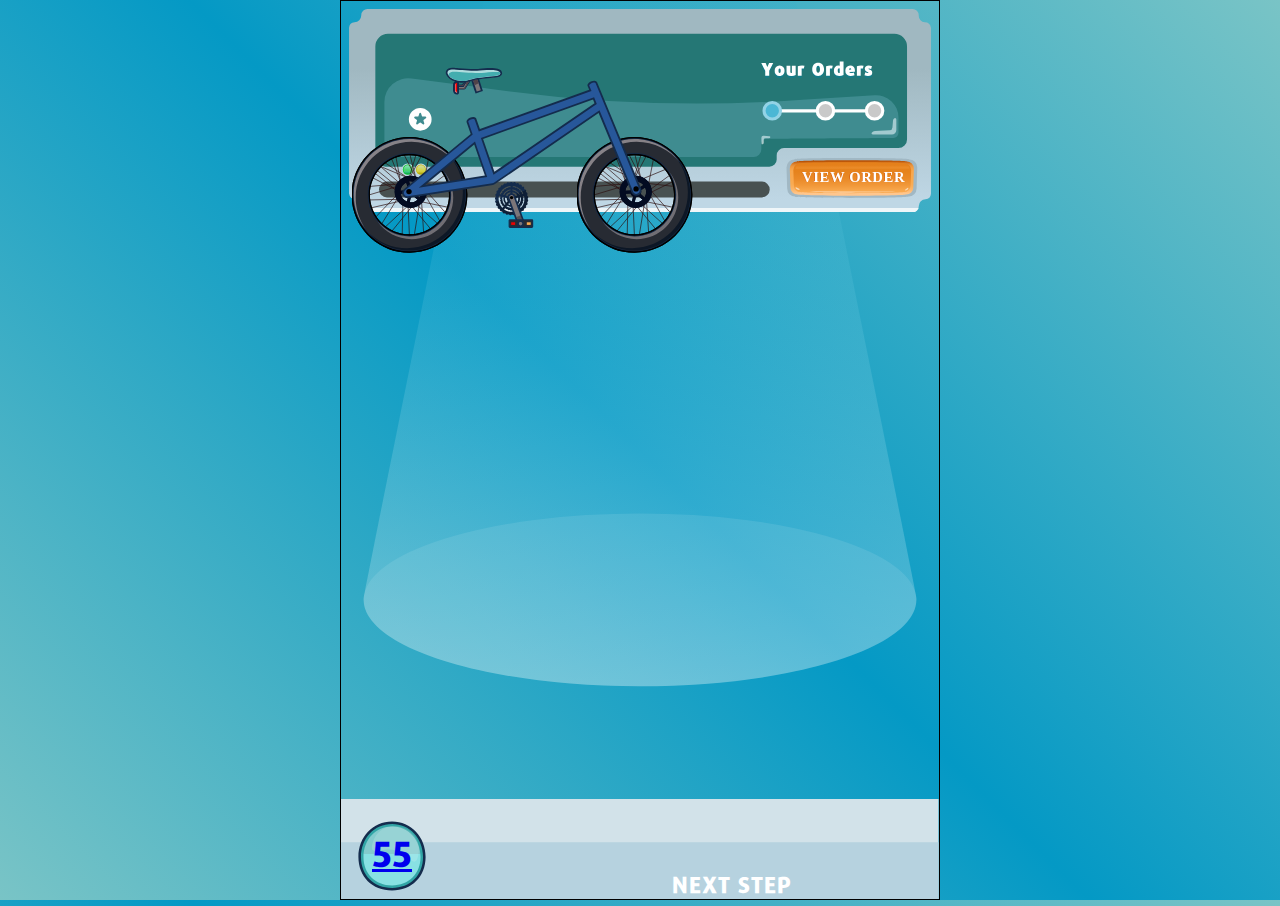
<file: index.html>
<!DOCTYPE html>
<html lang="en">
<head>
    <meta charset="UTF-8">
    <meta http-equiv="X-UA-Compatible" content="IE=edge">
    <meta name="viewport" content="width=device-width, initial-scale=1.0">
    <link rel="stylesheet" href="assets/style/summit-22-style.css">
    <title>Red Hat Summit: Bike factory</title>
</head>
<body>  
    <div id="game-wrapper">
        <header class="header-area" role="header">
            <svg xmlns="http://www.w3.org/2000/svg" xmlns:xlink="http://www.w3.org/1999/xlink" viewBox="0 0 457.39 159.85"><defs><style>.cls-1,.cls-26,.cls-27,.cls-32{isolation:isolate;}.cls-2{fill:#257775;}.cls-3,.cls-5{opacity:0.6;}.cls-30,.cls-4,.cls-5{fill:#fff;}.cls-28,.cls-6{opacity:0.5;}.cls-7{fill:#05819e;}.cls-8{fill:url(#linear-gradient);}.cls-9{fill:#bfd7e5;}.cls-10{fill:url(#linear-gradient-2);}.cls-11{fill:#06c418;}.cls-12{opacity:0.15;}.cls-13,.cls-22{fill:#93d3e6;}.cls-14{fill:url(#linear-gradient-3);}.cls-15{fill:url(#linear-gradient-4);}.cls-16{fill:#c4b206;}.cls-17{fill:url(#linear-gradient-5);}.cls-18{fill:#485151;}.cls-19{mask:url(#mask);}.cls-20{opacity:0.75;}.cls-21{fill:#eff6f9;}.cls-22{opacity:0.24;}.cls-23{fill:#a1b8c4;}.cls-24{mask:url(#mask-2);}.cls-25{fill:#484849;}.cls-26{fill:url(#linear-gradient-6);}.cls-27{fill:url(#linear-gradient-7);}.cls-28{mix-blend-mode:multiply;}.cls-29,.cls-30{font-size:11.54px;font-family:Repo-ExtraBlack, Repo;font-weight:900;letter-spacing:0.04em;}.cls-29{fill:#dd6e00;}.cls-31{fill:#ffe4cc;}.cls-32{fill:url(#linear-gradient-8);}.cls-33{fill:#e5e5e5;}.cls-33,.cls-34{stroke:#fff;}.cls-33,.cls-34,.cls-35{stroke-miterlimit:10;stroke-width:2.44px;}.cls-34{fill:#c9c9c9;}.cls-35{fill:#4bb7d5;stroke:#93d3e6;}.cls-36{filter:url(#luminosity-invert);}</style><linearGradient id="linear-gradient" x1="-1525.01" y1="-1992.56" x2="-1525.01" y2="-2134.62" gradientUnits="userSpaceOnUse"><stop offset="0" stop-color="#bfd7e5"/><stop offset="0.69" stop-color="#a2bac3"/><stop offset="0.73" stop-color="#a0b8c1"/></linearGradient><linearGradient id="linear-gradient-2" x1="-1707.62" y1="-2013.33" x2="-1707.62" y2="-2020.61" gradientUnits="userSpaceOnUse"><stop offset="0.03" stop-color="#06c453"/><stop offset="0.11" stop-color="#1ac85c"/><stop offset="0.23" stop-color="#36ce68"/><stop offset="0.35" stop-color="#46d26f"/><stop offset="0.43" stop-color="#4cd372"/><stop offset="0.55" stop-color="#54d57a"/><stop offset="0.74" stop-color="#6bdb90"/><stop offset="0.97" stop-color="#90e4b5"/><stop offset="0.99" stop-color="#93e5b8"/></linearGradient><linearGradient id="linear-gradient-3" x1="-1707.68" y1="-2013.79" x2="-1707.63" y2="-2016.28" gradientUnits="userSpaceOnUse"><stop offset="0" stop-color="#109e3b"/><stop offset="1" stop-color="#49d3ea" stop-opacity="0"/></linearGradient><linearGradient id="linear-gradient-4" x1="-1697.19" y1="-2013.33" x2="-1697.19" y2="-2020.61" gradientUnits="userSpaceOnUse"><stop offset="0.03" stop-color="#c4b606"/><stop offset="0.11" stop-color="#c8be1a"/><stop offset="0.23" stop-color="#ceca36"/><stop offset="0.35" stop-color="#d2d146"/><stop offset="0.43" stop-color="#d3d34c"/><stop offset="0.55" stop-color="#d5d554"/><stop offset="0.74" stop-color="#dbd96b"/><stop offset="0.97" stop-color="#e4e090"/><stop offset="0.99" stop-color="#e5e193"/></linearGradient><linearGradient id="linear-gradient-5" x1="-1697.25" y1="-2013.79" x2="-1697.2" y2="-2016.28" gradientUnits="userSpaceOnUse"><stop offset="0" stop-color="#9e9710"/><stop offset="1" stop-color="#e8e04b" stop-opacity="0"/></linearGradient><filter id="luminosity-invert" filterUnits="userSpaceOnUse" color-interpolation-filters="sRGB"><feColorMatrix values="-1 0 0 0 1 0 -1 0 0 1 0 0 -1 0 1 0 0 0 1 0"/></filter><mask id="mask" x="20.71" y="132.83" width="312" height="18" maskUnits="userSpaceOnUse"><g class="cls-36"/></mask><mask id="mask-2" x="341.71" y="114.83" width="107" height="36" maskUnits="userSpaceOnUse"><g class="cls-36"/></mask><linearGradient id="linear-gradient-6" x1="-1358.42" y1="-1998.25" x2="-1358.49" y2="-2023.58" gradientUnits="userSpaceOnUse"><stop offset="0" stop-color="#ffc68d"/><stop offset="0.02" stop-color="#fec386"/><stop offset="0.11" stop-color="#fcb76e"/><stop offset="0.21" stop-color="#faaf5d"/><stop offset="0.31" stop-color="#f9ab52"/><stop offset="0.44" stop-color="#f9a94f"/><stop offset="0.7" stop-color="#f8a74d"/><stop offset="0.79" stop-color="#f3a048"/><stop offset="0.86" stop-color="#ea953d"/><stop offset="0.91" stop-color="#de842f"/><stop offset="0.96" stop-color="#ce6e1c"/><stop offset="1" stop-color="#bb5305"/><stop offset="1" stop-color="#ba5204"/></linearGradient><linearGradient id="linear-gradient-7" x1="-1358.19" y1="-2000.05" x2="-1358.26" y2="-2022.13" gradientUnits="userSpaceOnUse"><stop offset="0" stop-color="#f9a94f"/><stop offset="0.21" stop-color="#f19839"/><stop offset="0.44" stop-color="#ea8a28"/><stop offset="0.69" stop-color="#e6831d"/><stop offset="1" stop-color="#e5801a"/></linearGradient><linearGradient id="linear-gradient-8" x1="9333.05" y1="-2409.49" x2="9333.04" y2="-2413.32" gradientTransform="translate(7975.1 -4430.81) rotate(180)" gradientUnits="userSpaceOnUse"><stop offset="0" stop-color="#e5801a"/><stop offset="0.16" stop-color="#e5811b" stop-opacity="0.99"/><stop offset="0.3" stop-color="#e6821d" stop-opacity="0.94"/><stop offset="0.43" stop-color="#e88621" stop-opacity="0.87"/><stop offset="0.55" stop-color="#ea8a27" stop-opacity="0.76"/><stop offset="0.66" stop-color="#ed8f2e" stop-opacity="0.62"/><stop offset="0.77" stop-color="#f09637" stop-opacity="0.45"/><stop offset="0.88" stop-color="#f49f41" stop-opacity="0.25"/><stop offset="0.99" stop-color="#f8a84d" stop-opacity="0.03"/><stop offset="1" stop-color="#f9a94f" stop-opacity="0"/></linearGradient></defs><g class="cls-1"><g id="Layer_3" data-name="Layer 3"><path class="cls-2" d="M-1321.35-2014h-404.13c-5.54,0-10-4.84-10-10.81v-90.86c0-7,5.24-12.61,11.71-12.61H-1323c6.46,0,11.71,5.65,11.71,12.61v90.86C-1311.32-2018.84-1315.81-2014-1321.35-2014Z" transform="translate(1753.71 2143.3)"/><g class="cls-3"><path class="cls-4" d="M-1326.15-2055.64l-.45,5.48a2.42,2.42,0,0,1-2.22,2.22l-11.5.44a3.38,3.38,0,0,0-2.54,1.54h0c-.41.71,0,1.29.88,1.29H-1327a3.46,3.46,0,0,0,3.46-3.46h0v-8.15c0-.89-.5-1.51-1.13-1.39h0A2.21,2.21,0,0,0-1326.15-2055.64Z" transform="translate(1753.71 2143.3)"/></g><g class="cls-3"><path class="cls-4" d="M-1718.75-2028.73h8.16c.94,0,1.61-.38,1.48-.84h0c-.13-.46-1-.87-1.88-.9l-7.83-.3c-.9,0-1.64.41-1.64,1h0C-1720.46-2029.2-1719.69-2028.73-1718.75-2028.73Z" transform="translate(1753.71 2143.3)"/></g><path class="cls-5" d="M-1705.09-2029.7c0,.55.77,1,1.71,1s2.71-.45,2.71-1-1.76-1-2.71-1S-1705.09-2030.25-1705.09-2029.7Z" transform="translate(1753.71 2143.3)"/><g class="cls-6"><path class="cls-7" d="M-1423.44-2093.2v3.92h-3.14v-3.9c-1.05-2-2.07-4-3.11-6.18h3.43c.42,1.1.87,2.2,1.35,3.25.47-1.07.94-2.13,1.37-3.25h3.22C-1421.35-2097.16-1422.39-2095.15-1423.44-2093.2Z" transform="translate(1753.71 2143.3)"/><path class="cls-7" d="M-1415.28-2089.11a3.78,3.78,0,0,1-3.88-4.12,3.8,3.8,0,0,1,3.88-4.09,3.78,3.78,0,0,1,3.88,4.09C-1411.4-2090.79-1412.89-2089.11-1415.28-2089.11Zm0-5.92c-.59,0-.84.68-.84,1.78s.25,1.77.84,1.77.84-.67.84-1.77S-1414.69-2095-1415.28-2095Z" transform="translate(1753.71 2143.3)"/><path class="cls-7" d="M-1406.19-2089.12c-2.6,0-3.65-1.14-3.65-3.32v-4.71h3v3.77c0,1.12-.11,1.92.7,1.92a3.74,3.74,0,0,0,.49,0v-5.65h3v7.31A6.47,6.47,0,0,1-1406.19-2089.12Z" transform="translate(1753.71 2143.3)"/><path class="cls-7" d="M-1396.21-2094.95a2.47,2.47,0,0,0-.83-.11,3.7,3.7,0,0,0-.92.07v5.71h-3v-7.39a9.42,9.42,0,0,1,3.36-.63,8.65,8.65,0,0,1,1.9.24C-1395.89-2096.36-1396-2095.65-1396.21-2094.95Z" transform="translate(1753.71 2143.3)"/><path class="cls-7" d="M-1385-2089.11c-2.88,0-4.65-2.06-4.65-5.21s1.81-5.22,4.65-5.22,4.65,2.07,4.65,5.22S-1382.1-2089.11-1385-2089.11Zm0-8c-1,0-1.44,1.25-1.44,2.72s.44,2.72,1.44,2.72,1.45-1.22,1.45-2.72S-1384-2097.11-1385-2097.11Z" transform="translate(1753.71 2143.3)"/><path class="cls-7" d="M-1374-2094.95a2.42,2.42,0,0,0-.82-.11,3.85,3.85,0,0,0-.93.07v5.71h-3v-7.39a9.47,9.47,0,0,1,3.36-.63,8.74,8.74,0,0,1,1.91.24C-1373.69-2096.36-1373.84-2095.65-1374-2094.95Z" transform="translate(1753.71 2143.3)"/><path class="cls-7" d="M-1368.44-2089.12c-2.55,0-4.18-1.4-4.18-4.08,0-2.51,1.4-4.07,3.52-4.07a4.13,4.13,0,0,1,1.06.11v-3.25h3v10.59A8,8,0,0,1-1368.44-2089.12Zm.4-5.91a1.19,1.19,0,0,0-.49-.09c-.7,0-1.06.55-1.06,1.82s.41,1.91,1.17,1.91l.38,0Z" transform="translate(1753.71 2143.3)"/><path class="cls-7" d="M-1360.54-2092.13a1.39,1.39,0,0,0,1.4.65,5.46,5.46,0,0,0,2.21-.46l.54,2.22a7.55,7.55,0,0,1-3.1.61,3.8,3.8,0,0,1-4.12-4.09,3.77,3.77,0,0,1,3.87-4.12c2.18,0,3.49,1.29,3.63,3.56,0,.44,0,.87,0,1.33Zm.74-3c-.56,0-.85.45-.87,1.15l1.67-.12C-1359.06-2094.77-1359.31-2095.15-1359.8-2095.15Z" transform="translate(1753.71 2143.3)"/><path class="cls-7" d="M-1349.79-2094.95a2.42,2.42,0,0,0-.82-.11,3.8,3.8,0,0,0-.93.07v5.71h-3v-7.39a9.47,9.47,0,0,1,3.36-.63,8.74,8.74,0,0,1,1.91.24C-1349.47-2096.36-1349.62-2095.65-1349.79-2094.95Z" transform="translate(1753.71 2143.3)"/><path class="cls-7" d="M-1345.81-2089.11a6.61,6.61,0,0,1-2.76-.6l.66-2.24a4.44,4.44,0,0,0,1.86.52c.36,0,.54-.09.54-.24s-.33-.38-1.23-.74a2.35,2.35,0,0,1-1.61-2.29c0-1.55,1.18-2.62,3-2.62a6.15,6.15,0,0,1,2.66.56c-.22.7-.42,1.39-.64,2.09a3.87,3.87,0,0,0-1.54-.41c-.35,0-.54.12-.54.26,0,.33.33.29,1.19.78,1.38.65,1.74,1.3,1.74,2.34C-1342.44-2090.08-1343.66-2089.11-1345.81-2089.11Z" transform="translate(1753.71 2143.3)"/></g><path class="cls-4" d="M-1423.44-2094.75v3.92h-3.14v-3.91c-1.05-2-2.07-4-3.11-6.18h3.43c.42,1.11.87,2.2,1.35,3.25.47-1.06.94-2.13,1.37-3.25h3.22C-1421.35-2098.72-1422.39-2096.7-1423.44-2094.75Z" transform="translate(1753.71 2143.3)"/><path class="cls-4" d="M-1415.28-2090.66a3.78,3.78,0,0,1-3.88-4.12,3.8,3.8,0,0,1,3.88-4.09,3.78,3.78,0,0,1,3.88,4.09C-1411.4-2092.34-1412.89-2090.66-1415.28-2090.66Zm0-5.93c-.59,0-.84.69-.84,1.78s.25,1.78.84,1.78.84-.67.84-1.78S-1414.69-2096.59-1415.28-2096.59Z" transform="translate(1753.71 2143.3)"/><path class="cls-4" d="M-1406.19-2090.68c-2.6,0-3.65-1.13-3.65-3.32v-4.7h3v3.76c0,1.13-.11,1.92.7,1.92a2.56,2.56,0,0,0,.49,0v-5.64h3v7.31A6.57,6.57,0,0,1-1406.19-2090.68Z" transform="translate(1753.71 2143.3)"/><path class="cls-4" d="M-1396.21-2096.5a2.87,2.87,0,0,0-.83-.12,5.08,5.08,0,0,0-.92.07v5.72h-3v-7.4a9.65,9.65,0,0,1,3.36-.63,9.3,9.3,0,0,1,1.9.24C-1395.89-2097.92-1396-2097.2-1396.21-2096.5Z" transform="translate(1753.71 2143.3)"/><path class="cls-4" d="M-1385-2090.66c-2.88,0-4.65-2.06-4.65-5.21s1.81-5.23,4.65-5.23,4.65,2.07,4.65,5.23S-1382.1-2090.66-1385-2090.66Zm0-8c-1,0-1.44,1.25-1.44,2.72s.44,2.71,1.44,2.71,1.45-1.22,1.45-2.71S-1384-2098.66-1385-2098.66Z" transform="translate(1753.71 2143.3)"/><path class="cls-4" d="M-1374-2096.5a2.82,2.82,0,0,0-.82-.12,5.32,5.32,0,0,0-.93.07v5.72h-3v-7.4a9.7,9.7,0,0,1,3.36-.63,9.39,9.39,0,0,1,1.91.24C-1373.69-2097.92-1373.84-2097.2-1374-2096.5Z" transform="translate(1753.71 2143.3)"/><path class="cls-4" d="M-1368.44-2090.68c-2.55,0-4.18-1.4-4.18-4.07,0-2.51,1.4-4.08,3.52-4.08a4.13,4.13,0,0,1,1.06.11V-2102h3v10.59A8,8,0,0,1-1368.44-2090.68Zm.4-5.91a1.4,1.4,0,0,0-.49-.08c-.7,0-1.06.54-1.06,1.82s.41,1.9,1.17,1.9l.38,0Z" transform="translate(1753.71 2143.3)"/><path class="cls-4" d="M-1360.54-2093.69a1.4,1.4,0,0,0,1.4.66,5.63,5.63,0,0,0,2.21-.46l.54,2.21a7.53,7.53,0,0,1-3.1.62,3.8,3.8,0,0,1-4.12-4.09,3.77,3.77,0,0,1,3.87-4.12c2.18,0,3.49,1.29,3.63,3.56,0,.43,0,.86,0,1.33Zm.74-3c-.56,0-.85.45-.87,1.15l1.67-.13C-1359.06-2096.32-1359.31-2096.7-1359.8-2096.7Z" transform="translate(1753.71 2143.3)"/><path class="cls-4" d="M-1349.79-2096.5a2.82,2.82,0,0,0-.82-.12,5.23,5.23,0,0,0-.93.07v5.72h-3v-7.4a9.7,9.7,0,0,1,3.36-.63,9.39,9.39,0,0,1,1.91.24C-1349.47-2097.92-1349.62-2097.2-1349.79-2096.5Z" transform="translate(1753.71 2143.3)"/><path class="cls-4" d="M-1345.81-2090.66a6.44,6.44,0,0,1-2.76-.61l.66-2.24a4.44,4.44,0,0,0,1.86.52q.54,0,.54-.24c0-.19-.33-.37-1.23-.74a2.34,2.34,0,0,1-1.61-2.28c0-1.56,1.18-2.62,3-2.62a6.15,6.15,0,0,1,2.66.56c-.22.7-.42,1.39-.64,2.09a3.87,3.87,0,0,0-1.54-.41c-.35,0-.54.11-.54.25,0,.34.33.3,1.19.79,1.38.64,1.74,1.3,1.74,2.34C-1342.44-2091.63-1343.66-2090.66-1345.81-2090.66Z" transform="translate(1753.71 2143.3)"/><path class="cls-8" d="M-1296.38-2128.62a4.94,4.94,0,0,0-4.85-4.26,4.93,4.93,0,0,1-4.7-4.95v-.53a4.94,4.94,0,0,0-4.94-4.94h-428.28a4.94,4.94,0,0,0-4.94,4.94v.2a5.39,5.39,0,0,1-5.24,5.29,4.66,4.66,0,0,0-4.34,4.25h0v130.48h.07a4.94,4.94,0,0,0,4.85,4.26,4.93,4.93,0,0,1,4.7,5v.53a4.94,4.94,0,0,0,4.94,4.94h428.28a4.94,4.94,0,0,0,4.94-4.94v-.21a5.39,5.39,0,0,1,5.24-5.29,4.65,4.65,0,0,0,4.33-4.25h0v-130.48Zm-436.63,101v-86.27a9.93,9.93,0,0,1,9.94-9.93h398a9.93,9.93,0,0,1,9.94,9.93v73.07a6.79,6.79,0,0,1-6.79,6.79h-89.9a5.74,5.74,0,0,0-5.74,5.74v3.2a5.75,5.75,0,0,1-5.75,5.75h-301.45A8.28,8.28,0,0,1-1733-2027.59Z" transform="translate(1753.71 2143.3)"/><path class="cls-9" d="M-1703-2017a4.65,4.65,0,0,0-4.6-4.88,4.65,4.65,0,0,0-4.6,4.88,4.41,4.41,0,0,0,4.6,4.58A4.39,4.39,0,0,0-1703-2017Z" transform="translate(1753.71 2143.3)"/><g class="cls-1"><path class="cls-10" d="M-1703.85-2017a3.81,3.81,0,0,0-3.77-4,3.81,3.81,0,0,0-3.77,4,3.62,3.62,0,0,0,3.77,3.76A3.61,3.61,0,0,0-1703.85-2017Z" transform="translate(1753.71 2143.3)"/></g><g class="cls-1"><path class="cls-11" d="M-1707.62-2020.57a3.37,3.37,0,0,1,3.33,3.55,3.18,3.18,0,0,1-3.33,3.32,3.18,3.18,0,0,1-3.33-3.32,3.37,3.37,0,0,1,3.33-3.55m0-.44a3.81,3.81,0,0,0-3.77,4,3.62,3.62,0,0,0,3.77,3.76,3.61,3.61,0,0,0,3.77-3.76,3.81,3.81,0,0,0-3.77-4Z" transform="translate(1753.71 2143.3)"/></g><g class="cls-12"><path class="cls-13" d="M-1704.57-2017.09a2.72,2.72,0,0,0-2-3.44,2.59,2.59,0,0,0-3.34,2c-.41,1.59,1.11.35,2.7.77S-1705-2015.51-1704.57-2017.09Z" transform="translate(1753.71 2143.3)"/></g><g class="cls-1"><path class="cls-14" d="M-1710.75-2016.5a3,3,0,0,0,3.13,2.67,3,3,0,0,0,3.12-2.56" transform="translate(1753.71 2143.3)"/></g><path class="cls-9" d="M-1692.59-2017a4.65,4.65,0,0,0-4.6-4.88,4.65,4.65,0,0,0-4.6,4.88,4.41,4.41,0,0,0,4.6,4.58A4.39,4.39,0,0,0-1692.59-2017Z" transform="translate(1753.71 2143.3)"/><g class="cls-1"><path class="cls-15" d="M-1693.42-2017a3.81,3.81,0,0,0-3.77-4,3.81,3.81,0,0,0-3.77,4,3.62,3.62,0,0,0,3.77,3.76A3.61,3.61,0,0,0-1693.42-2017Z" transform="translate(1753.71 2143.3)"/></g><g class="cls-1"><path class="cls-16" d="M-1697.19-2020.57a3.37,3.37,0,0,1,3.33,3.55,3.18,3.18,0,0,1-3.33,3.32,3.18,3.18,0,0,1-3.33-3.32,3.37,3.37,0,0,1,3.33-3.55m0-.44a3.81,3.81,0,0,0-3.77,4,3.62,3.62,0,0,0,3.77,3.76,3.61,3.61,0,0,0,3.77-3.76,3.81,3.81,0,0,0-3.77-4Z" transform="translate(1753.71 2143.3)"/></g><g class="cls-12"><path class="cls-13" d="M-1694.14-2017.09a2.71,2.71,0,0,0-2-3.44,2.59,2.59,0,0,0-3.34,2c-.41,1.59,1.11.35,2.7.77S-1694.56-2015.51-1694.14-2017.09Z" transform="translate(1753.71 2143.3)"/></g><g class="cls-1"><path class="cls-17" d="M-1700.32-2016.5a3,3,0,0,0,3.13,2.67,3,3,0,0,0,3.12-2.56" transform="translate(1753.71 2143.3)"/></g><rect class="cls-18" x="23.6" y="135.64" width="307.05" height="12.41" rx="6.21"/><g class="cls-19"><g class="cls-20"><rect x="23.6" y="135.64" width="307.05" height="12.41" rx="6.21"/></g></g><g class="cls-3"><path class="cls-4" d="M-1422.57-2042.6c0-.39-.35-.73-.87-.76l-4.34-.28h0a1.69,1.69,0,0,0-1.81,1.82v.2l.12,3.82a.73.73,0,0,0,.87.77h0a1.15,1.15,0,0,0,.85-1.09l0-2.5a1.07,1.07,0,0,1,1-1.06l3.16-.06a1,1,0,0,0,1-.72Z" transform="translate(1753.71 2143.3)"/></g><path class="cls-21" d="M-1310.66-1983.48h-429.15c-2.92,0-4-3.4-4-3.4h437.66S-1307.24-1983.48-1310.66-1983.48Z" transform="translate(1753.71 2143.3)"/><path class="cls-22" d="M-1429.65-2037v4.07a6,6,0,0,1-6,6h-283.24a7,7,0,0,1-7-7v-36.34a18.63,18.63,0,0,1,21.43-18.42l51.57,6.64a1150.21,1150.21,0,0,0,258.56,9.91l53.59-3.4a17.58,17.58,0,0,1,18.89,17.53v12.06a4,4,0,0,1-4,4c-16.05.09-84.05.41-99.66.72A4.23,4.23,0,0,0-1429.65-2037Z" transform="translate(1753.71 2143.3)"/><a xlink:href="https://en.wikipedia.org/wiki/Bullseye_(target)" ><g id="button"><path class="cls-23" d="M-1313.94-1995.87s.23,1.06-45.53,1.06-43.54-1.06-43.54-1.06a6.34,6.34,0,0,1-6.32-6.33l-.53-16.51a6.35,6.35,0,0,1,6.33-6.33s-3.46-1.06,44.65-1.06,45.46,1.06,45.46,1.06a6.35,6.35,0,0,1,6.33,6.33l-.53,16.51A6.34,6.34,0,0,1-1313.94-1995.87Z" transform="translate(1753.71 2143.3)"/><g class="cls-24"><g class="cls-12"><path class="cls-25" d="M-1313.94-1995.87s.23,1.06-45.53,1.06-43.54-1.06-43.54-1.06a6.34,6.34,0,0,1-6.32-6.33l-.53-16.51a6.35,6.35,0,0,1,6.33-6.33s-3.46-1.06,44.65-1.06,45.46,1.06,45.46,1.06a6.35,6.35,0,0,1,6.33,6.33l-.53,16.51A6.34,6.34,0,0,1-1313.94-1995.87Z" transform="translate(1753.71 2143.3)"/></g></g><path class="cls-26" d="M-1315.8-1997.44s-2.25.94-43.09.94-42.26-.94-42.26-.94a5.66,5.66,0,0,1-5.65-5.64l-.47-14.75a5.66,5.66,0,0,1,5.64-5.64s.32-.94,43.26-.94,43,.94,43,.94a5.66,5.66,0,0,1,5.64,5.64l-.47,14.75A5.66,5.66,0,0,1-1315.8-1997.44Z" transform="translate(1753.71 2143.3)"/><path class="cls-27" d="M-1317.59-1999.39s-3.61.87-41.27.87-40-.87-40-.87a5.23,5.23,0,0,1-5.21-5.21l-.43-12.18a5.22,5.22,0,0,1,5.2-5.21s1.36-.86,41-.86,41.22.86,41.22.86a5.22,5.22,0,0,1,5.2,5.21l-.43,12.18A5.23,5.23,0,0,1-1317.59-1999.39Z" transform="translate(1753.71 2143.3)"/><g class="cls-28"><text class="cls-29" transform="translate(355.56 135.8)">VIEW ORDER</text></g><text class="cls-30" transform="translate(356.09 136.32)">VIEW ORDER</text><path class="cls-31" d="M-1320.7-1999.66s-55.1,1.25-71.17-.2" transform="translate(1753.71 2143.3)"/><path class="cls-32" d="M-1402.62-2017.35l.06-1.12c0-1.46,1.86-2.66,4.13-2.66,0,0,11.16-.44,41-.44s40,.44,40,.44c2.27,0,4.13,1.2,4.13,2.66l0,1" transform="translate(1753.71 2143.3)"/><path class="cls-5" d="M-1399.51-2001.42c.21-.41-.58-.71-1.47-1.16s-1.52-.88-1.73-.47.33,1.11,1.22,1.56S-1399.72-2001-1399.51-2001.42Z" transform="translate(1753.71 2143.3)"/><path class="cls-5" d="M-1314.16-2002.67c-.23-.32-.77.16-1.46.65s-1.27.81-1,1.13,1,.19,1.66-.3S-1313.93-2002.34-1314.16-2002.67Z" transform="translate(1753.71 2143.3)"/></a></g><line class="cls-33" x1="338.19" y1="80.07" x2="411.55" y2="80.07"/><circle class="cls-34" cx="374.46" cy="79.94" r="6.47"/><circle class="cls-34" cx="413.07" cy="79.94" r="6.47"/><circle class="cls-35" cx="332.66" cy="79.94" r="6.47"/><path class="cls-4" d="M-1697.73-2065.58a9,9,0,0,0-8.94,8.95,8.94,8.94,0,0,0,8.94,8.94,8.94,8.94,0,0,0,8.94-8.94A9,9,0,0,0-1697.73-2065.58Zm4.46,8.13-1.63,1.19a.71.71,0,0,0-.27.81l.62,1.92a.73.73,0,0,1-1.12.82l-1.63-1.19a.75.75,0,0,0-.86,0l-1.63,1.19a.73.73,0,0,1-1.12-.82l.62-1.92a.71.71,0,0,0-.27-.81l-1.62-1.19a.73.73,0,0,1,.43-1.32h2a.71.71,0,0,0,.69-.5l.63-1.92a.73.73,0,0,1,1.39,0l.62,1.92a.73.73,0,0,0,.69.5h2A.73.73,0,0,1-1693.27-2057.45Z" transform="translate(1753.71 2143.3)"/></g></g></svg><!-- <h2 class="header-area-player">Snazzy mushroom</h2>
            <div class="header-area-info">
                <p class="header-area-points"><span class="text-highlight"> 12540</span> points</p>
                <p class="header-area-orders"><span class="text-highlight">0/3</span> orders filled</p>
            </div>
            <div class="header-area-orders">
                <button class="header-area-btn">View order</button>
            </div> -->
        </header>
        <div id="wrapper">
            <div class="bikeFrame bikeFrame-loRider"></div>
            <div class="bikeWheels bikeWheels-eBike bikeWheels-eBikeRear--loRider"></div>
            <div class="bikeWheels bikeWheels-eBike bikeWheels-eBikeFront--loRider"></div>

            <div class="bikeHandles bikeHandles-eBike bikeHandles-eBike--eBike"></div>
            <div class="bikeSeat bikeSeat-eBike bikeSeat-eBike--eBike"></div>
            <div class="bikePedals bikePedals-eBike bikePedals-eBike--eBike"></div>





            <!-- <div class="eBikeBuild"></div> -->
            <!-- <div class="handles handles--eBike"></div>
            <div class="handles handles--triBike"></div>
            <div class="frame frame--eBike"></div>
            <div class="wheels"></div> -->
          </div>
        <!-- <main class="main-area" role="main">
            <section class="main-area--bike">
                

            </section>
            <section class="main-area--parts">
                <h2>Choose your wheels</h2>
                <div class="bike-part-carousel">
                    <ul>
                        <li>Seat 1</li>
                        <li>Seat 2</li>
                        <li>Seat 3</li>
                        <li>Seat 4</li>
                        <li>Seat 5</li>
                    </ul>
                </div>
            </section>
            
        </main> -->
        <footer class="footer-area-wrapper">
            <div class="footer-area--timer">
                <a href="https://css-tricks.com/how-to-create-an-animated-countdown-timer-with-html-css-and-javascript/">55</a>
            </div>
            <div class="footer-area--next">
                <a href="page2.html" title="Start assembly" class="main-btn">Next step</a>
            </div>
        </footer>
    </div>
</body>
</html>
</file>
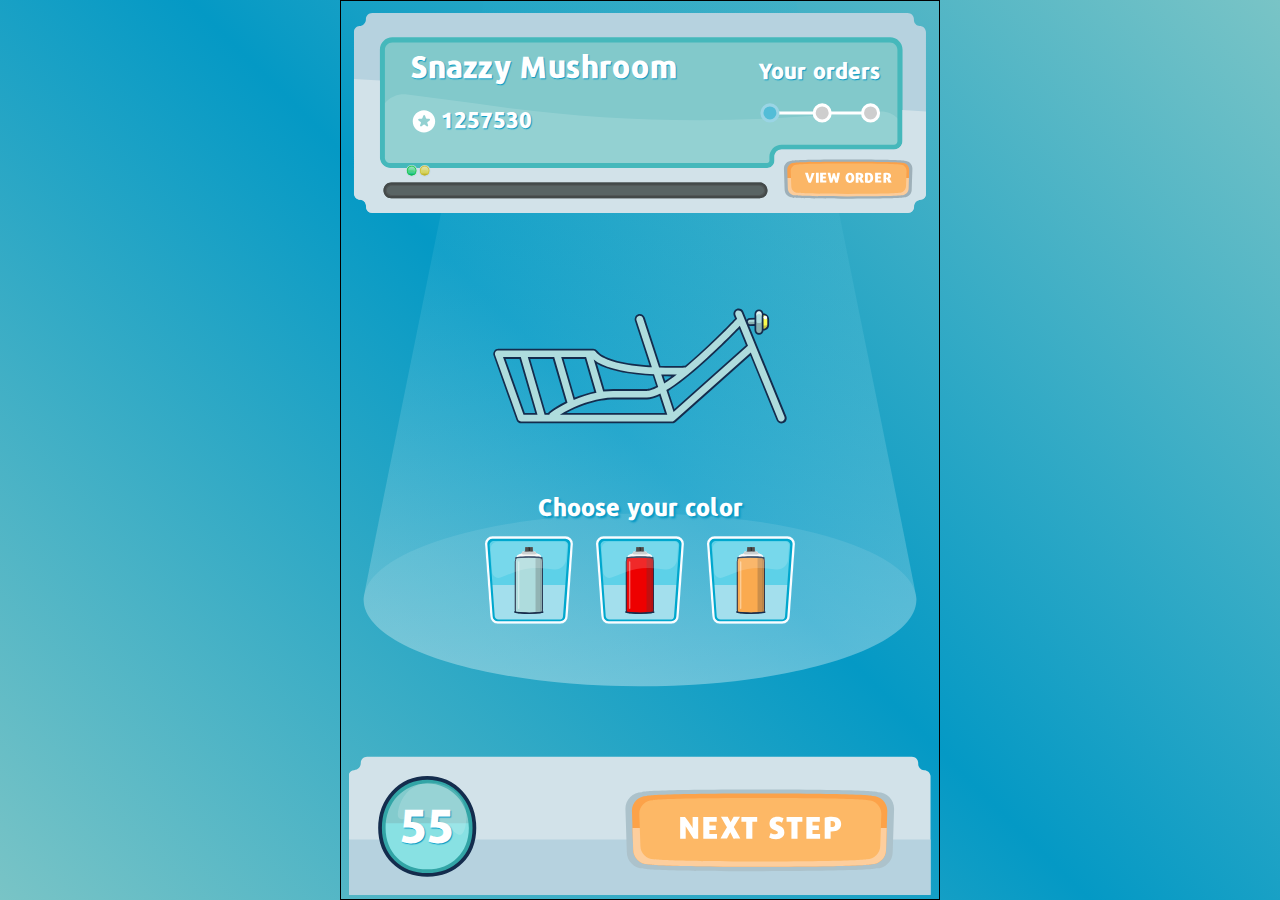
<file: color.html>
<!DOCTYPE html>
<html lang="en">
<head>
    <meta charset="UTF-8">
    <meta http-equiv="X-UA-Compatible" content="IE=edge">
    <meta name="viewport" content="width=device-width, initial-scale=1.0">
    <link rel="stylesheet" href="assets/style/summit-22-style.css">
    <title>Red Hat Summit: Bike factory</title>
</head>
<body>  
    <div id="game-wrapper">
        <header class="header-area" role="header">
            <svg version="1.1" id="Layer_1" xmlns="http://www.w3.org/2000/svg" x="0" y="0" viewBox="0 0 420 150" style="enable-background:new 0 0 420 150" xml:space="preserve"><style>.st5{fill:#c5d9e5}.st6{enable-background:new}.st9{opacity:.15}.st10{fill:#d5eaef}.st18{fill:#fff}.st19{fill:none}.st20{font-family:&apos;Repo-Black&apos;}</style><path d="M297.3 124.8H33c-6.3 0-11.4-6.3-11.4-14.2V30.1c0-7.6 5-13.8 11.1-13.8h355.8c6.1 0 11.1 6.2 11.1 13.8V96c0 5.9-3.8 10.7-8.6 10.7l-77.5.4c-4.5 0-8.1 4.5-8.1 10.1v-2.4c0 5.5-3.6 10-8.1 10z" style="fill:#82c9cb"/><path d="M311.3 109.3v3.8c0 3.1-2.5 5.6-5.6 5.6l-277.1.9c-3.6 0-6.6-2.9-6.6-6.6V79c0-10.7 9.5-18.9 20.1-17.3L90.4 68c80.1 12.2 161.4 15.3 242.3 9.3l50.2-3.2c9.6-.7 17.7 6.8 17.7 16.4v11.3c0 2.1-1.7 3.7-3.7 3.7-15 .1-67-.5-81.6-.2-2.2.1-4 1.8-4 4z" style="opacity:.15;fill:#faffff;enable-background:new"/><path d="M301.8 118.4h-272c-6.1 0-11.1-5-11.1-11.1V29.5c0-6.9 5.6-12.6 12.6-12.6h359.2c6.9 0 12.6 5.6 12.6 12.6v65.9c0 5.4-4.4 9.7-9.7 9.7h-81.1c-.9 0-1.6.7-1.6 1.6v2.9c-.1 4.8-4 8.8-8.9 8.8zM31.3 24.1c-3 0-5.4 2.4-5.4 5.4v77.8c0 2.1 1.7 3.9 3.9 3.9h272c.9 0 1.6-.7 1.6-1.6v-2.9c0-4.8 3.9-8.8 8.8-8.8h81.1c1.4 0 2.5-1.1 2.5-2.5V29.5c0-3-2.4-5.4-5.4-5.4H31.3z" style="fill:#45b8bb"/><path d="M416.3 16.1c-.3-2.2-2.1-3.8-4.4-3.8s-4.2-2.1-4.2-4.5v-.5c0-2.5-2-4.5-4.5-4.5H16.7c-2.5 0-4.5 2-4.5 4.5v.2c0 2.6-2.1 4.6-4.7 4.8-2.1.1-3.7 1.8-3.9 3.8v117.8h.1c.3 2.2 2.1 3.8 4.4 3.8s4.2 2.1 4.2 4.5v.5c0 2.5 2 4.5 4.5 4.5h386.5c2.5 0 4.5-2 4.5-4.5v-.2c0-2.6 2.1-4.6 4.7-4.8 2.1-.1 3.7-1.8 3.9-3.8V16.7l-.1-.6zm-394 91.2V29.4c0-5 4-9 9-9h359.2c5 0 9 4 9 9v65.9c0 3.4-2.7 6.1-6.1 6.1h-81.1c-2.9 0-5.2 2.3-5.2 5.2v2.9c0 2.9-2.3 5.2-5.2 5.2h-272c-4.3.1-7.6-3.3-7.6-7.4z" style="fill:#b6d2df"/><path d="M416.4 73.9v60c-.2 2.1-1.8 3.7-3.9 3.8-2.6.2-4.7 2.2-4.7 4.8v.2c0 2.5-2 4.5-4.5 4.5H16.8c-2.5 0-4.5-2-4.5-4.5v-.5c0-2.3-1.9-4.5-4.2-4.5-2.2 0-4.1-1.7-4.4-3.8h-.1V50.6l18.7 1v55.6c0 4.1 3.4 7.5 7.5 7.5h272c2.9 0 5.2-2.3 5.2-5.2v-2.9c0-2.9 2.3-5.2 5.2-5.2h81.1c3.4 0 6.1-2.7 6.1-6.1V72.9l17 1z" style="fill:#d2e2e9"/><g id="greenLight"><path class="st5" d="M49.4 116.9c0-2.4-1.7-4.4-4.1-4.4-2.4 0-4.2 2-4.2 4.4s1.7 4.1 4.2 4.1c2.3 0 4.1-1.7 4.1-4.1z"/><g class="st6"><linearGradient id="SVGID_1_" gradientUnits="userSpaceOnUse" x1="45.2" y1="83.836" x2="45.2" y2="90.403" gradientTransform="matrix(1 0 0 -1 0 204)"><stop offset=".027" style="stop-color:#05c66b"/><stop offset=".106" style="stop-color:#19ca73"/><stop offset=".234" style="stop-color:#35cf7d"/><stop offset=".347" style="stop-color:#45d284"/><stop offset=".433" style="stop-color:#4bd386"/><stop offset=".546" style="stop-color:#53d58c"/><stop offset=".723" style="stop-color:#6ad99e"/><stop offset=".941" style="stop-color:#8fe1ba"/><stop offset=".991" style="stop-color:#98e3c1"/></linearGradient><path d="M48.6 116.8c0-2-1.4-3.6-3.4-3.6s-3.4 1.6-3.4 3.6 1.4 3.4 3.4 3.4 3.4-1.4 3.4-3.4z" style="fill:url(#SVGID_1_)"/></g><path d="M45.2 113.6c1.7 0 3 1.4 3 3.2 0 1.8-1.2 3-3 3s-3-1.2-3-3 1.3-3.2 3-3.2m0-.4c-2 0-3.4 1.6-3.4 3.6s1.4 3.4 3.4 3.4 3.4-1.4 3.4-3.4-1.4-3.6-3.4-3.6z" style="fill:#08c632" class="st6"/><g class="st9"><path class="st10" d="M48 116.8c.4-1.4-.4-2.7-1.8-3.1-1.4-.4-2.6.3-3 1.8-.4 1.4 1 .3 2.4.7 1.4.3 2 2 2.4.6z"/></g><g class="st6"><linearGradient id="SVGID_00000171693081049582321750000005350248220513338811_" gradientUnits="userSpaceOnUse" x1="45.149" y1="84.254" x2="45.197" y2="86.495" gradientTransform="matrix(1 0 0 -1 0 204)"><stop offset="0" style="stop-color:#02a651"/><stop offset="1" style="stop-color:#49d5e9;stop-opacity:0"/></linearGradient><path style="fill:url(#SVGID_00000171693081049582321750000005350248220513338811_)" d="M42.4 117.3c.2 1.4 1.3 2.4 2.8 2.4s2.6-.9 2.8-2.3l-5.6-.1z"/></g></g><g id="yellowLight"><path class="st5" d="M58.8 116.9c0-2.4-1.7-4.4-4.1-4.4s-4.2 2-4.2 4.4 1.7 4.1 4.2 4.1 4.1-1.7 4.1-4.1z"/><g class="st6"><linearGradient id="SVGID_00000051342026070840443270000018057511591282305455_" gradientUnits="userSpaceOnUse" x1="54.6" y1="83.836" x2="54.6" y2="90.403" gradientTransform="matrix(1 0 0 -1 0 204)"><stop offset=".027" style="stop-color:#cabd25"/><stop offset=".087" style="stop-color:#cdc233"/><stop offset=".222" style="stop-color:#d2cd4f"/><stop offset=".342" style="stop-color:#d5d35f"/><stop offset=".433" style="stop-color:#d6d565"/><stop offset=".566" style="stop-color:#d8d76d"/><stop offset=".775" style="stop-color:#dedb84"/><stop offset=".991" style="stop-color:#e5e1a2"/></linearGradient><path style="fill:url(#SVGID_00000051342026070840443270000018057511591282305455_)" d="M58 116.8c0-2-1.4-3.6-3.4-3.6s-3.4 1.6-3.4 3.6 1.4 3.4 3.4 3.4 3.4-1.4 3.4-3.4z"/></g><path d="M54.6 113.6c1.7 0 3 1.4 3 3.2 0 1.8-1.2 3-3 3s-3-1.2-3-3 1.3-3.2 3-3.2m0-.4c-2 0-3.4 1.6-3.4 3.6s1.4 3.4 3.4 3.4 3.4-1.4 3.4-3.4-1.4-3.6-3.4-3.6z" style="fill:#cab924" class="st6"/><g class="st9"><path class="st10" d="M57.4 116.8c.4-1.4-.4-2.7-1.8-3.1-1.4-.4-2.6.3-3 1.8-.4 1.4 1 .3 2.4.7 1.4.3 2 2 2.4.6z"/></g><g class="st6"><linearGradient id="SVGID_00000174576903000750547220000007998817428045490561_" gradientUnits="userSpaceOnUse" x1="54.549" y1="84.254" x2="54.597" y2="86.496" gradientTransform="matrix(1 0 0 -1 0 204)"><stop offset="0" style="stop-color:#a9a225"/><stop offset="1" style="stop-color:#e8e066;stop-opacity:0"/></linearGradient><path style="fill:url(#SVGID_00000174576903000750547220000007998817428045490561_)" d="M51.8 117.3c.2 1.4 1.3 2.4 2.8 2.4s2.6-.9 2.8-2.3l-5.6-.1z"/></g></g><g id="progressBar"><path id="connector" style="fill:none;stroke:#fff;stroke-width:2.1995;stroke-miterlimit:10" d="M308.8 75.1H375"/><circle id="BikeThree" class="progress" cx="376.4" cy="75" r="5.8"/><circle id="bikeTwo" class="progress" cx="341.5" cy="75" r="5.8"/><circle id="bikeOne" class="progressDone" cx="303.8" cy="75" r="5.8"/></g><path id="starIcon" class="st18" d="M54.1 73c-4.5 0-8.1 3.6-8.1 8.1s3.6 8.1 8.1 8.1 8.1-3.6 8.1-8.1-3.6-8.1-8.1-8.1zm4.1 7.4-1.5 1.1c-.2.2-.3.5-.2.7l.6 1.7c.2.6-.5 1.1-1 .7l-1.5-1.1c-.2-.2-.5-.2-.8 0l-1.5 1.1c-.5.4-1.2-.1-1-.7l.6-1.7c.1-.3 0-.6-.2-.7l-1.5-1.1c-.5-.4-.3-1.2.4-1.2h1.8c.3 0 .5-.2.6-.5l.6-1.7c.2-.6 1.1-.6 1.3 0l.6 1.7c.1.3.3.5.6.5h1.8c.5 0 .8.8.3 1.2z"/><path class="st19" d="M44.5 35.4H238v21.9H44.5z"/><text transform="translate(44.545 49.464)" class="st18 st20 bikeFont headerUser" >Snazzy Mushroom</text><path class="st19" d="M66.5 74.4H199V89H66.5z"/><text transform="translate(66.545 86.124)" class="st18 st20 bikeFont headerPoints" >1257530</text><path class="st19" d="M295.5 39.4H392V54h-96.5z"/><text transform="translate(295.545 50.344)" class="st18 st20 bikeFont headerPoints">Your orders</text><g id="ticketFeed"><path d="M296.4 136.5H30.5c-3.1 0-5.6-2.5-5.6-5.6 0-3.1 2.5-5.6 5.6-5.6h265.9c3.1 0 5.6 2.5 5.6 5.6 0 3.1-2.5 5.6-5.6 5.6z" style="fill:#596464"/><path d="M295.4 127.6c2.2 0 4.1 1.5 4.1 3.3 0 1.8-1.8 3.3-4.1 3.3h-264c-2.2 0-4.1-1.5-4.1-3.3s1.8-3.3 4.1-3.3h264m0-1.2h-264c-3.1 0-5.6 2-5.6 4.5s2.5 4.5 5.6 4.5h264c3.1 0 5.6-2 5.6-4.5s-2.5-4.5-5.6-4.5z" style="fill:#515656"/><path d="M296.4 126.8c2.3 0 4.1 1.8 4.1 4.1s-1.8 4.1-4.1 4.1H30.5c-2.3 0-4.1-1.8-4.1-4.1s1.8-4.1 4.1-4.1h265.9m0-1.5H30.5c-3.1 0-5.6 2.5-5.6 5.6s2.5 5.6 5.6 5.6h265.9c3.1 0 5.6-2.5 5.6-5.6s-2.5-5.6-5.6-5.6z" style="fill:#434949"/></g>
                <a xlink:href="https://google.ca" alt="View orders"><g id="BUTTON"><path d="M400.5 135.9s.2 1-41.1 1-39.3-1-39.3-1c-3.1 0-5.7-2.6-5.7-5.7l-.5-14.9c0-3.1 2.6-5.7 5.7-5.7 0 0-3.1-1 40.3-1s41 1 41 1c3.1 0 5.7 2.6 5.7 5.7l-.5 14.9c.1 3.2-2.5 5.7-5.6 5.7z" style="fill:#abc0c9"/><path d="M400.5 135.9s.2 1-41.1 1-39.3-1-39.3-1c-3.1 0-5.7-2.6-5.7-5.7l-.5-14.9c0-3.1 2.6-5.7 5.7-5.7 0 0-3.1-1 40.3-1s41 1 41 1c3.1 0 5.7 2.6 5.7 5.7l-.5 14.9c.1 3.2-2.5 5.7-5.6 5.7z" style="fill:#5a5a5b" class="st9"/><linearGradient id="SVGID_00000058578613086192483710000010175557902644535977_" gradientUnits="userSpaceOnUse" x1="360.351" y1="70.226" x2="360.285" y2="93.09" gradientTransform="matrix(1 0 0 -1 0 204)"><stop offset=".522" style="stop-color:#fbcc9b"/><stop offset=".523" style="stop-color:#fbbd80"/><stop offset=".523" style="stop-color:#fab068"/><stop offset=".524" style="stop-color:#faa757"/><stop offset=".525" style="stop-color:#faa24c"/><stop offset=".525" style="stop-color:#faa049"/></linearGradient><path style="fill:url(#SVGID_00000058578613086192483710000010175557902644535977_)" d="M398.8 134.5s-2 .8-38.9.8-38.1-.8-38.1-.8c-2.8 0-5.1-2.3-5.1-5.1l-.4-13.3c0-2.8 2.3-5.1 5.1-5.1 0 0 .3-.8 39-.8s38.8.8 38.8.8c2.8 0 5.1 2.3 5.1 5.1l-.4 13.3c0 2.8-2.3 5.1-5.1 5.1z"/><path d="M397.2 132.7s-3.3.8-37.2.8-36.1-.8-36.1-.8c-2.6 0-4.7-2.1-4.7-4.7l-.4-11c0-2.6 2.1-4.7 4.7-4.7 0 0 1.2-.8 37-.8s37.2.8 37.2.8c2.6 0 4.7 2.1 4.7 4.7l-.4 11c-.1 2.6-2.2 4.7-4.8 4.7z" style="fill:#fbb666"/><g class="st6"><path class="st18" d="M333.4 125.4h-1.2l-.6-.1c-.9-2.2-1.8-4.8-2.5-7.1h2.1c.3 1.1.6 2.3 1 3.4.1.5.2.9.4 1.2.1-.2.2-.8.4-1.2.3-1.1.7-2.3 1-3.3h2c-.8 2.2-1.7 4.8-2.6 7.1zM337 125.4v-7.2h2v7.2h-2zM340 125.4v-7.2h4.4v1.5H342v1.2h2.1v1.5H342v1.3h2.5v1.5H340v.2zM352.7 125.4H351c-.3-.9-.6-1.9-.9-2.9-.1-.3-.1-.6-.2-.7 0 .1-.1.4-.2.7-.3 1-.6 2-.9 2.9h-1.7c-.6-2.3-1.2-4.7-1.7-7.2h2c.2 1.2.4 2.2.6 3.3.1.4.1.8.2 1 0-.1.1-.5.2-.8.3-1 .5-2.1.8-3.2h1.5c.2 1 .5 2.1.8 3.1.1.3.2.7.2.8 0-.1.1-.4.1-.7.2-1.1.4-2.4.6-3.6h1.9c-.4 2.6-1 5-1.6 7.3zM361.5 125.5c-2 0-3.2-1.5-3.2-3.7s1.2-3.7 3.2-3.7 3.2 1.5 3.2 3.7c0 2.3-1.2 3.7-3.2 3.7zm0-5.8c-.8 0-1.2 1-1.2 2.1s.4 2.1 1.2 2.1 1.2-1 1.2-2.1-.3-2.1-1.2-2.1zM369.4 125.4c-.5-.9-.9-1.9-1.4-2.7h-.3v2.7h-2v-6.9c.7-.2 1.5-.3 2.3-.3 2.1 0 3.2.8 3.2 2.3 0 .8-.5 1.5-1.2 1.8.6.8 1.2 2 1.7 3l-2.3.1zm-1.2-5.8c-.2 0-.4 0-.5.1v2h.5c.5 0 1-.4 1-1-.1-.9-.6-1.1-1-1.1zM374.6 125.5c-.7 0-1.5-.1-2.2-.3v-6.7c.7-.2 1.5-.3 2.2-.3 2.5 0 3.7 1.4 3.7 3.7 0 2.1-1.2 3.6-3.7 3.6zm.1-5.8h-.3v4.2h.3c1.1 0 1.6-.6 1.6-2.1s-.5-2.1-1.6-2.1zM379.7 125.4v-7.2h4.4v1.5h-2.4v1.2h2.1v1.5h-2.1v1.3h2.5v1.5h-4.5v.2zM389.4 125.4c-.5-.9-.9-1.9-1.4-2.7h-.3v2.7h-2v-6.9c.7-.2 1.5-.3 2.3-.3 2.1 0 3.2.8 3.2 2.3 0 .8-.5 1.5-1.2 1.8.6.8 1.2 2 1.7 3l-2.3.1zm-1.2-5.8c-.2 0-.4 0-.5.1v2h.5c.5 0 1-.4 1-1-.1-.9-.5-1.1-1-1.1z"/>
                </g></a>
                </g>
            </svg>     
        </header>
        <!-- <div id="ticket">
            <h2>Your orders < 1 / 3 ></h2>
            <img src="assets/img/eBike.svg" alt="eBike">
            <h3>eRider by eBike</h3>
            <ul class="ticket-info">
                <li class="ticket-item">AWS Factory Order 4503</li>
                <li class="ticket-item">Built by  Snazzy Mushroom</li>
                <li class="ticket-item">On 05-11-2022</li>
                <li class="ticket-item">Order 1 of 3</li>
            </ul>
        </div> -->
        <div id="bike-assembly-wrapper">
            <svg version="1.1" id="wagonaFrame" xmlns="http://www.w3.org/2000/svg" x="0" y="0" width="360" height="280" style="enable-background:new 0 0 360 280" xml:space="preserve"><style>.fill{fill:#aedcdd}.borders{fill:#142c4d}.shade{opacity:.2;enable-background:new}.highlight{fill:#fff}</style><g id="wagonFrame"><g id="wagonLight"><path class="fill" d="M290 99.1c-1.7 0-3.1-1.4-3.1-3.1s1.4-3.2 3.1-3.2l5.8-.1c1.8 0 3.2 1.4 3.2 3.1 0 .3 0 .7-.1 1-.4 1.3-1.6 2.2-3 2.2l-5.9.1z"/><path class="borders" d="M295.7 93.6c1.2 0 2.2 1 2.2 2.2 0 .2 0 .5-.1.7-.3.9-1.1 1.6-2.1 1.6l-5.8.1c-1.2 0-2.2-1-2.2-2.2s1-2.3 2.2-2.3l5.8-.1m0-1.8-5.8.1c-2.2 0-4 1.9-4 4.1s1.8 4 4 4l5.8-.1c1.8 0 3.3-1.2 3.8-2.8.1-.4.2-.8.2-1.3.1-2.2-1.8-4-4-4z"/><path class="shade" d="M298 95.9c0 .2 0 .5-.1.7-.3.9-1.1 1.6-2.1 1.6l-5.8.1c-1.2 0-2.3-1-2.3-2.2v-.4h10.2c.1 0 .1.1.1.2z"/><path d="M302.4 103.7c-2.5 0-4.6-2.1-4.6-4.6V93c0-2.5 2.1-4.6 4.6-4.6h1.1c2.5 0 4.6 2.1 4.6 4.6v6.1c0 2.5-2.1 4.6-4.6 4.6h-1.1z" style="fill:#fafa4f"/><path class="borders" d="M303.6 89.3c2 0 3.7 1.7 3.7 3.7v6.1c0 2-1.7 3.7-3.7 3.7h-1.1c-2 0-3.7-1.7-3.7-3.7V93c0-2 1.7-3.7 3.7-3.7h1.1m0-1.8h-1.1c-3 0-5.5 2.5-5.5 5.5v6.1c0 3 2.5 5.5 5.5 5.5h1.1c3 0 5.5-2.5 5.5-5.5V93c0-3-2.5-5.5-5.5-5.5z"/><path class="shade" d="M307.3 98v2.1c0 1.5-1.2 2.7-2.7 2.7h-3.2c-1.5 0-2.7-1.2-2.7-2.7V92c0-.4.1-.7.2-1.1v6c0 1.5 1.2 2.7 2.7 2.7h3.2c1.1.1 2.1-.6 2.5-1.6z"/><path class="fill" d="M299 107.8c-2 0-3.6-1.6-3.6-3.6V88c0-2 1.6-3.6 3.6-3.6s3.6 1.6 3.6 3.6v16.2c0 1.9-1.6 3.6-3.6 3.6z"/><path class="borders" d="M299 85.3c1.5 0 2.7 1.2 2.7 2.7v16.2c0 1.5-1.2 2.7-2.7 2.7s-2.7-1.2-2.7-2.7V88c0-1.5 1.2-2.7 2.7-2.7m0-1.8c-2.5 0-4.5 2-4.5 4.5v16.2c0 2.5 2 4.5 4.5 4.5s4.5-2 4.5-4.5V88c0-2.5-2-4.5-4.5-4.5z"/><path class="shade" d="M301.7 95.2v9c0 1.5-1.2 2.7-2.7 2.7s-2.7-1.2-2.7-2.7v-9c0 1.5 1.2 1.8 2.7 1.8 1.5 0 2.7-.4 2.7-1.8z"/><g style="opacity:.6"><path class="highlight" d="M296.3 90.7V88c0-1.5 1.2-2.7 2.7-2.7s2.7 1.2 2.7 2.7v2.7c0-1.5-1.2-2.7-2.7-2.7-1.5 0-2.7 1.2-2.7 2.7z"/></g><circle class="highlight" cx="305.3" cy="91.6" r="1.8"/></g><path id="wagonFill" class="bikeFrameBlue " d="M61.2 196.3c-1.8 0-3.4-1.1-4-2.8l-22.9-64.3c-.5-1.3-.3-2.8.5-3.9s2.1-1.8 3.5-1.8H133c1.3 0 2.5.6 3.4 1.6 6 7.7 23.2 12.8 49.7 14.9 1.5.1 3.1.2 4.6.3l-15-45.8c-.7-2.2.5-4.7 2.7-5.4.4-.1.9-.2 1.3-.2 1.9 0 3.5 1.2 4.1 2.9l16 48.9c3.8.1 7.7.2 11.6.2 7.3 0 12.5-.2 14-.3 4.1-3.5 8.6-7.3 13.3-11.5 19.4-17.4 36.2-35.1 36.9-35.8.2-.2.4-.3.5-.5l-1.4-3.4c-.4-1.1-.4-2.2 0-3.3.4-1.1 1.3-1.9 2.3-2.3.5-.2 1.1-.3 1.6-.3 1.7 0 3.3 1 4 2.7l42.7 104.3c.4 1.1.4 2.2 0 3.3s-1.3 1.9-2.3 2.3c-.5.2-1.1.3-1.6.3-1.7 0-3.3-1-4-2.7l-27-65.8-75.6 67.3c-.5.5-1.2.8-1.9 1h-.8l-150.9.1zm15.2-8.5L60.2 132H44.3l19.9 55.8h12.2zm12.2 0c.3-.5.7-1 1.2-1.4 4.7-3.6 10.3-7 16.6-10.1l-12.9-44.2H69l16.2 55.8h3.4v-.1zm64.5-15.3c-3.5 0-7.5.4-11.7 1.1-12.8 2.2-27.2 7.6-38.4 14.2h103l-6.2-19c-5.1 2.5-9.5 3.8-13 3.8h-33.7v-.1zm60.9 12.1 73-65-7.5-18.2c-5.2 5.4-19.3 19.7-35.2 34-14.9 13.4-27 23-36.9 29.1l6.6 20.1zm-99.7-11.9c6.9-2.9 14.2-5.1 21.1-6.7l-9.9-34h-23l11.8 40.7zm29.5-8.1c3.3-.4 6.4-.6 9.3-.6h33.7c1.7 0 4.9-.6 10.3-3.4l-3.8-11.5c-2.7-.1-5.4-.3-8.1-.5-23.5-1.8-40.2-6.1-49.9-12.7l8.5 28.7zm60.9-8.5c2.9-1.9 6.1-4.1 9.5-6.7h-3c-2.9 0-5.9 0-8.7-.1l2.2 6.8z"/><path id="wagonBorder" class="borders" d="M278.6 84.4c1.3 0 2.6.8 3.1 2.1l42.7 104.3c.7 1.7-.1 3.7-1.8 4.4-.4.2-.8.3-1.3.3-1.3 0-2.6-.8-3.1-2.1l-27.4-66.9-76.5 68.1c-.4.4-1 .6-1.5.8H61.2c-1.4 0-2.7-.9-3.2-2.2l-22.9-64.3c-.4-1-.2-2.2.4-3.1.6-.9 1.7-1.4 2.8-1.4H133c1 0 2 .5 2.6 1.3 6.2 7.9 23.6 13.1 50.4 15.2 2 .2 4 .3 5.9.4l-15.4-47.1c-.6-1.8.4-3.7 2.2-4.3.3-.1.7-.2 1-.2 1.4 0 2.7.9 3.2 2.3l16.2 49.5c4.5.1 8.6.2 12.3.2 7.9 0 13.4-.2 14.3-.3 4.1-3.4 8.6-7.3 13.6-11.8 19.7-17.7 36.8-35.7 36.9-35.9.3-.3.6-.6 1-.7l-1.7-4.1c-.7-1.7.1-3.7 1.8-4.4.4 0 .8-.1 1.3-.1m-65 101.7 74.4-66.3-8.2-20.1c-4.2 4.4-19.2 19.8-36.1 35-15.1 13.6-27.5 23.3-37.4 29.4l7.3 22m-99.9-12.2c7.5-3.1 15.3-5.6 22.8-7.2l-10.4-35.6h-24.9l12.5 42.8m-29.1 14.8h4.7c.2-.6.6-1.1 1.1-1.6 4.9-3.8 10.8-7.3 17.1-10.4l-13.3-45.6H67.8l16.8 57.6m-21.1 0h14l-16.7-57.6H43l20.5 57.6m79.7-23.1c3.5-.5 6.8-.7 9.9-.7h33.7c2.1 0 5.6-.8 11.4-3.9l-4.2-12.8c-2.8-.1-5.7-.3-8.7-.5-25.2-1.9-42.5-6.7-51.6-14.1l9.5 32m61-8.1c3.6-2.3 7.8-5.2 12.7-9h-5.7c-3 0-6.4 0-10-.1l3 9.1M99.9 188.7h107.4l-6.9-21.2c-5.4 2.8-9.9 4.1-13.5 4.1h-33.7c-3.7 0-7.7.4-11.8 1.1h-.1c-13.9 2.4-29.6 8.4-41.4 16M278.6 82.6c-.7 0-1.3.1-2 .4-1.3.5-2.3 1.5-2.8 2.8s-.5 2.7 0 4l1.2 2.8-.1.1c-.2.2-17.3 18.2-36.8 35.8-4.6 4.1-9 7.9-13 11.3-1.8.1-6.8.3-13.7.3-3.7 0-7.4-.1-10.9-.2l-15.8-48.3c-.7-2.1-2.7-3.6-4.9-3.6-.5 0-1.1.1-1.6.3-1.3.4-2.4 1.3-3 2.6-.6 1.2-.7 2.6-.3 3.9l14.6 44.6c-1.1-.1-2.2-.1-3.2-.2-25.9-2-43.3-7.1-49.1-14.5-1-1.3-2.5-2-4.1-2H38.4c-1.7 0-3.3.8-4.2 2.2-1 1.4-1.2 3.1-.6 4.7l22.9 64.3c.7 2.1 2.7 3.4 4.9 3.4h152c.9-.2 1.6-.6 2.3-1.2l74.6-66.5 26.4 64.6c.8 2 2.7 3.2 4.8 3.2.7 0 1.3-.1 2-.4 1.3-.5 2.3-1.5 2.8-2.8s.5-2.7 0-4L283.4 85.8c-.8-2-2.7-3.2-4.8-3.2zm-70.1 82.3c9.8-6.2 21.7-15.6 36.4-28.8 15-13.5 28.5-27.1 34.3-33.1l6.7 16.3-71.5 63.7-5.9-18.1zm-104.9-32h21.2l9.4 32.5c-6.4 1.5-13 3.5-19.4 6.1l-11.2-38.6zm-33.4 0h22.6l12.5 42.9c-6.1 3-11.5 6.4-16.1 9.9-.4.3-.8.7-1.1 1.2h-2.2l-15.7-54zm-24.6 0h13.9l15.7 54H64.8l-19.2-54zm98.9 30.7-7.5-25.8c10 6 26.2 9.8 48.3 11.5 2.4.2 4.9.3 7.5.5l3.3 10.2c-4.9 2.4-7.7 3-9.2 3h-33.7c-2.8.1-5.7.2-8.7.6zm60.7-8.9-1.5-4.4c2.5 0 5 .1 7.5.1h.2c-2.1 1.5-4.2 3-6.2 4.3zm-63.7 19.8c4.2-.7 8.1-1.1 11.6-1.1h33.7c3.5 0 7.6-1.1 12.5-3.4l5.5 16.9h-98.4c10.7-5.8 23.6-10.4 35.1-12.4z"/></g></svg>
            <!-- <svg version="1.1" id="eBikeFrame" xmlns="http://www.w3.org/2000/svg" x="0" y="0" width="360" height="280" style="enable-background:new 0 0 360 280" xml:space="preserve"><style>.st0{fill:#4f4646}.st1{fill:#142c4d}.st2{fill:#9e9298}.st3,.st4{fill:#231e1e;stroke:#142c4d;stroke-width:1.2963;stroke-miterlimit:10}.st4{fill:none;stroke:#f06;stroke-width:.8642}.st5{fill:#fff}.shade{opacity:.28}</style><g id="eBikeFrame_00000093147332921384522670000017214359761363205780_"><g id="chargePack"><path class="st0" d="M170.3 169.9c-2.8-2.8-3.2-7.2-.8-10.5l26.5-36.2c1.1-1.5 2.7-2.6 4.4-3l7.1-1.9c.4-.1.8-.2 1.2-.2.3 0 .6-.1.9-.1 1.7 0 3.3.5 4.6 1.5l5.1 3.6-40.1 55.6-8.9-8.8z"/><path class="st1" d="M209.5 118.6c1.5 0 3 .5 4.3 1.4l4.5 3.2-39.3 54.4-8.3-8.2c-2.6-2.6-2.9-6.7-.8-9.6l25.5-34.9 1-1.3c1-1.4 2.4-2.3 4.1-2.8l7.1-1.9c.4-.1.7-.2 1.1-.2.3-.1.5-.1.8-.1m0-1.3c-.3 0-.7 0-1 .1-.4 0-.8.1-1.3.2l-7.1 1.9c-1.9.5-3.6 1.7-4.8 3.3l-1 1.3-25.5 34.9c-2.6 3.5-2.2 8.2.9 11.3l8.3 8.2 1.1 1.1.9-1.2 39.3-54.4.8-1.1-1.1-.8-4.5-3.2c-1.4-1.1-3.2-1.6-5-1.6z"/><path class="st2" d="m195.1 129.1-1.1 1.5-1.7-1.4 1.3-1.6zM192.9 133.1l-.4.3-.3-.3-1.8-1.2.5-.8 1.6 1.5zM211 124.8l-12.5 4.8-2.9-4.9 1-1.3c1-1.4 2.4-2.3 4.1-2.8l7.1-1.9c.4-.1.7-.2 1.1-.2l2.1 6.3z"/><path class="st3" d="m179.8 180.2-8.3-8.2c-2.6-2.6-2.9-6.7-.8-9.6l26.5-36.2c1-1.4 2.4-2.3 4.1-2.8l7.1-1.9c2.1-.6 4.4-.2 6.2 1.1l4.5 3.2-39.3 54.4z"/><path class="st0" d="M170.3 169.9c-2.8-2.8-3.2-7.2-.8-10.5l26.5-36.2c1.1-1.5 2.7-2.6 4.4-3l7.1-1.9c.4-.1.8-.2 1.2-.2.3 0 .6-.1.9-.1 1.7 0 3.3.5 4.6 1.5l5.1 3.6-40.1 55.6-8.9-8.8z"/><path class="st1" d="M209.5 118.6c1.5 0 3 .5 4.3 1.4l4.5 3.2-39.3 54.4-8.3-8.2c-2.6-2.6-2.9-6.7-.8-9.6l25.5-34.9 1-1.3c1-1.4 2.4-2.3 4.1-2.8l7.1-1.9c.4-.1.7-.2 1.1-.2.3-.1.5-.1.8-.1m0-1.3c-.3 0-.7 0-1 .1-.4 0-.8.1-1.3.2l-7.1 1.9c-1.9.5-3.6 1.7-4.8 3.3l-1 1.3-25.5 34.9c-2.6 3.5-2.2 8.2.9 11.3l8.3 8.2 1.1 1.1.9-1.2 39.3-54.4.8-1.1-1.1-.8-4.5-3.2c-1.4-1.1-3.2-1.6-5-1.6z"/><path class="st2" d="m195.1 129.1-1.1 1.5-1.7-1.4 1.3-1.6zM192.9 133.1l-.4.3-.3-.3-1.8-1.2.5-.8 1.6 1.5zM211 124.8l-12.5 4.8-2.9-4.9 1-1.3c1-1.4 2.4-2.3 4.1-2.8l7.1-1.9c.4-.1.7-.2 1.1-.2l2.1 6.3z"/><path class="st3" d="m179.8 180.2-8.3-8.2c-2.6-2.6-2.9-6.7-.8-9.6l26.5-36.2c1-1.4 2.4-2.3 4.1-2.8l7.1-1.9c2.1-.6 4.4-.2 6.2 1.1l4.5 3.2-39.3 54.4z"/><path class="st5" d="m180.1 170.6-7.5-5.2 2.9-4.1.8.6-1.7 2.5 2.5 1.7 1.2-1.7.8.6-1.2 1.7 2.5 1.7 1.7-2.5.8.6-2.8 4.1zM180.2 163.2l-.8-.6 2.9-4.1.8.6-2.9 4.1zM187.3 160.1l-7.5-5.2 2.3-3.3c.3-.5.7-.7 1.3-.8.6-.1 1.1 0 1.5.3l.5.3c.4.3.6.6.8 1.1.2.5 0 1-.4 1.6l.6-.8c.2-.2.4-.4.7-.4.3 0 .5 0 .8.2l2.9 2-1.2 1.7-2.5-1.7c-.2-.2-.5-.2-.8-.2-.3.1-.5.2-.7.4l-.6.8 3.3 2.3-1 1.7zm-3-4.5.6-.8c.2-.2.2-.5.2-.8-.1-.3-.2-.5-.4-.7l-.8-.6c-.2-.2-.5-.2-.8-.2-.3.1-.5.2-.6.4l-.6.8 2.4 1.9zM192.2 153.1l-5.8-4-.6.8-.8-.6.3-2.2.6-.8 7.5 5.2-1.2 1.6zM194.7 149.4l-7.5-5.2 2.3-3.3c.3-.5.7-.7 1.3-.8.6-.1 1.1 0 1.5.3l4.1 2.9c.4.3.7.7.8 1.3.1.6 0 1.1-.3 1.5l-2.2 3.3zm.3-2.2.6-.8c.2-.2.2-.5.2-.8-.1-.3-.2-.5-.4-.6l-4.1-2.9c-.2-.2-.5-.2-.8-.2-.3.1-.5.2-.6.4l-.6.8 5.7 4.1zM199.3 142.9l-7.5-5.2 2.3-3.3c.3-.5.7-.7 1.3-.8.6-.1 1.1 0 1.5.3l.5.3c.4.3.6.6.8 1.1.2.5 0 1-.4 1.6l.6-.8c.2-.2.4-.4.7-.4.3 0 .5 0 .8.2l2.9 2-1.2 1.7-2.5-1.7c-.2-.2-.5-.2-.8-.2-.3.1-.5.2-.7.4l-.6.8 3.3 2.3-1 1.7zm-3-4.5.6-.8c.2-.2.2-.5.2-.8-.1-.3-.2-.5-.4-.7l-.8-.6c-.2-.2-.5-.2-.8-.2-.3.1-.5.2-.6.4l-.6.8 2.4 1.9z"/><g class="shade"><path class="st0" d="m182.9 166.4-2.8 4.2-7.5-5.2 1-1.5 2.3-2.3.4.2-1.7 2.4 2.5 1.9 1.1-1.7.8.5-1.1 1.7 2.5 1.8 1.7-2.5z"/></g><g class="shade"><path class="st0" d="m183.1 159.1-2.9 4.1-.8-.6 2.9-4z"/></g><g class="shade"><path class="st0" d="m202.8 137.9-1.2 1.7-2.5-1.7s-.1 0-.1-.1l1.4-1.5 2.4 1.6z"/></g><g class="shade"><path class="st0" d="m200.5 141.1-1.2 1.8-3.1-2.3 1.4-1.4z"/></g><g class="shade"><path class="st0" d="m197 146.1-2.3 3.3-4.2-2.9 1.4-1.5 3.1 2.2.6-.8c.2-.2.2-.5.2-.8-.1-.3-.2-.5-.4-.6l-2-1.4 1.4-1.5 1.7 1.2c.4.3.7.7.8 1.3.1.5 0 1-.3 1.5z"/></g><g class="shade"><path class="st0" d="m193.4 151.4-1.2 1.7-4.8-3.5 1.4-1.4z"/></g><g class="shade"><path class="st0" d="m185.7 155.4-.6.8 3.3 2.3-1.1 1.7-6-4.2 1.4-1.5 1.6 1.1.6-.8c.2-.2.2-.5.2-.8-.1-.3-.2-.5-.4-.7l-.4-.3 1.4-1.5c.3.2.5.6.6 1 .2.5 0 1-.4 1.6l.6-.8c.2-.2.4-.4.7-.4.3 0 .5 0 .8.2l2.9 2-1.1 1.7-2.5-1.7c-.2-.2-.5-.2-.8-.2-.4 0-.6.2-.8.5z"/></g></g><path id="eBikeFill" d="M168.6 205.4h-.6l-94.2-14.3c-1.4-.2-2.6-1.1-3.1-2.4-.3-.7-.4-1.4-.3-2.2.1-.6.3-1.2.6-1.8.6-.8 13.8-20.9 31.5-35.1 15.8-12.6 33.3-23.3 38-26.1l-8.7-28.2c-.2-.5 0-1.1.3-1.6.9-1.3 3.5-2.1 5.2-2.1s2.2.8 2.3 1.3l9.5 30.8c1.8.3 3.8.5 5.8.5 4.2 0 8.4-.7 12.4-2 5-1.7 15-9.6 25.5-17.9 17.6-14 37.6-29.8 50.5-29.8 1.7 0 3.2 1.1 3.8 2.6 4 10.6 34.4 84.2 43.7 106.5.4 1 .4 2.1 0 3.1s-1.2 1.8-2.2 2.2c-.5.2-1 .3-1.6.3-1.7 0-3.2-1-3.8-2.5-10-24.1-28-67.7-37.7-91.6l-73.6 108.3c-.1.1-.1.2-.2.2 0 .1-.1.1-.2.2l-.2.2v.1h-.1l-.2.2-.2.1c-.1.1-.2.1-.3.2-.1.1-.2.1-.4.2-.1.1-.3.1-.4.2l-.2.1c-.1 0-.2 0-.2.1-.1.2-.4.2-.7.2zm-5.8-9L143 131.8c-5.7 3.5-21.3 13.3-35.3 24.4-11.2 9-20.8 20.9-26 27.9l81.1 12.3zm7.2-4.5 71.9-105.8c-.5-1.1-.9-2.2-1.2-3.1-10.6 2.3-28.4 16.3-42.7 27.7-11.7 9.2-21.7 17.2-28.1 19.3-4.9 1.6-9.9 2.4-14.8 2.4-1.1 0-2.2 0-3.3-.1l18.2 59.6z" class="bikeFrameNavy"/><path id="eBikeBorder" class="st1" d="M243.4 75.4c1.3 0 2.6.8 3 2.1 4.2 11.1 37.1 90.7 43.7 106.6.7 1.7-.1 3.6-1.8 4.2-.4.2-.8.2-1.2.2-1.3 0-2.5-.8-3-2-7.3-17.7-28-67.7-38.3-93l-73.5 108.2-.9 1.4v.1c0 .1-.1.1-.1.2s-.1.1-.1.2c-.1.1-.1.2-.2.2l-.2.2s-.1 0-.1.1c-.1.1-.2.1-.2.2-.1.1-.2.1-.3.2-.1.1-.2.1-.3.1-.1 0-.1 0-.2.1h-.2c-.2.1-.5.1-.7.1h-.5l-2.8-.4-91.4-13.8c-1.1-.2-2-.9-2.5-1.9-.2-.5-.3-1.1-.3-1.7.1-.5.2-1 .5-1.4.6-.8 13.9-20.9 31.4-34.9 16.8-13.4 35.5-24.7 38.5-26.4l-8.9-28.9c-.4-1.2 2.8-2.6 4.7-2.6.8 0 1.3.2 1.5.7l9.6 31.3c1.8.3 4 .6 6.5.6 3.7 0 8.1-.5 12.7-2.1 5.1-1.7 15.2-9.7 25.8-18.1 17.3-14.1 37.2-29.8 49.8-29.8m-88.3 56.2c-1.6 0-3.1-.1-4.5-.2l19.2 62.5 73.1-107.7c-.7-1.6-1.2-3-1.7-4.2-10.8 1.8-29 16.3-43.8 28-11.6 9.2-21.5 17.1-27.8 19.1-5.4 2-10.4 2.5-14.5 2.5m8.9 65.8-20.5-67c-5.2 3.1-21.6 13.3-36.4 25.1-12 9.6-22.2 22.6-27 29.2l83.9 12.7m79.4-123.8c-13.2 0-33.3 15.9-51.1 30-10 7.9-20.4 16.2-25.3 17.8-3.9 1.3-8 2-12.1 2-1.7 0-3.5-.1-5.1-.4l-9.3-30.3c-.2-.6-.8-1.9-3.1-1.9-2 0-4.8 1-5.9 2.5-.5.7-.7 1.5-.5 2.3l8.5 27.6c-5.4 3.2-22.2 13.6-37.5 25.8-17.8 14.2-31.2 34.4-31.7 35.3-.4.6-.7 1.4-.8 2.2-.1.9 0 1.8.4 2.6.7 1.6 2.1 2.6 3.8 2.9l91.4 13.8 2.8.4c.3 0 .5.1.7.1.3 0 .7 0 1-.1.1 0 .2 0 .2-.1h.1l.2-.1c.2 0 .4-.1.5-.2.2-.1.3-.1.4-.2.1-.1.2-.1.3-.2l.1-.1.1-.1.1-.1.1-.1.5-.5v-.2s.1-.1.1-.2l.9-1.4 71.7-105.6c9.8 24.1 27.3 66.4 37.1 90.1.8 1.9 2.6 3.1 4.6 3.1.7 0 1.3-.1 1.9-.4 1.2-.5 2.2-1.5 2.7-2.7s.5-2.6 0-3.8c-11.8-28.6-39.8-96.3-43.7-106.5-.2-2-2.1-3.3-4.1-3.3zm-88.3 59.8c5.1 0 10.2-.8 15.1-2.5 6.5-2.2 16.6-10.2 28.3-19.4 13.9-11 31.2-24.7 41.6-27.4.2.6.5 1.3.8 2l-70.6 104-17.4-56.7h2.2zm-71.9 50c5.3-7.1 14.5-18.1 25-26.6 13.2-10.6 27.9-19.9 34.3-23.8l19.1 62.2-78.4-11.8z"/></g></svg> -->
            

        </div>
        <div class="bike-parts-wrapper">
            <h2>Choose your color</h2>
            <ul class="bikePart-carousel">
                <li id="cardColor-Tri"><a href=""><img src="assets/img/card-colors/card-Blue.svg" alt="Light blue color"/></a></li>
                <li id="cardColor-eBike"><a href=""><img src="assets/img/card-colors/card-Red.svg" alt="Red color"/></a></li>
                <li id="cardColor-wagon"><a href=""><img src="assets/img/card-colors/card-Orange.svg" alt="Orange color"/></a></li>
                <!-- <li id="cardColor-loRider"><a href=""><img src="assets/img/card-colors/card-Navy.svg" alt="Navy blue color"/></a></li>-->
            </ul>
        </div>
        
        <footer id="footer-wrapper">
            <svg version="1.1" id="footerBanner" xmlns="http://www.w3.org/2000/svg" x="0" y="0" viewBox="0 0 420 100" style="enable-background:new 0 0 420 100" xml:space="preserve"><style>.textBlock1{enable-background:new}.textColor{fill:#fff}</style><g id="footerBackground"><path d="M419.7 100.2V14.1h-.1c-.3-2.2-2.2-3.9-4.5-3.9-2.4 0-4.3-2.2-4.3-4.5v-.6c0-2.5-2-4.5-4.5-4.5H13c-2.5 0-4.5 2-4.5 4.5v.2c0 2.7-2.1 4.7-4.8 4.9-2.1.1-3.8 1.8-4 3.9v86.2l420-.1z" style="fill:#d2e2e9"/><path style="fill:#b6d2df" d="M-.3 60.2h420v40.1H-.3z"/></g>
                <a xlink:href="seats.html" alt="View orders"><g id="nextButton">
                <path id="buttonShade" d="M380.5 81.1s.4 2-85.9 2-82.2-2-82.2-2c-6.6 0-11.9-5.4-11.9-11.9l-1-31.2c0-6.6 5.4-11.9 11.9-11.9 0 0-6.5-2 84.3-2s85.8 2 85.8 2c6.6 0 11.9 5.4 11.9 11.9l-1 31.2c0 6.5-5.3 11.9-11.9 11.9z" style="fill:#acc2cb"/><path id="buttonDark" d="m388.5 39.6-.4 12.3-.5 15.5c.1 5.9-4.7 10.7-10.6 10.7 0 0-4.3 1.8-81.4 1.8s-79.8-1.8-79.8-1.8c-5.9 0-10.7-4.8-10.7-10.7l-.5-15.5-.4-12.3c0-5.9 4.8-10.7 10.7-10.7 0 0 .6-1.8 81.7-1.8s81.2 1.8 81.2 1.8c5.9 0 10.7 4.8 10.7 10.7z" style="fill:#fca249"/><path id="buttonLight" d="m388.1 51.9-.5 15.5c.1 5.9-4.7 10.7-10.6 10.7 0 0-4.3 1.8-81.4 1.8s-79.8-1.8-79.8-1.8c-5.9 0-10.7-4.8-10.7-10.7l-.5-15.5h183.5z" style="fill:#fdce9d"/><path id="buttonMain" d="M373.6 74.5s-6.8 1.6-77.9 1.6-75.6-1.6-75.6-1.6c-5.4 0-9.8-4.4-9.8-9.8l-.8-23c0-5.4 4.4-9.8 9.8-9.8 0 0 2.6-1.6 77.3-1.6s77.8 1.6 77.8 1.6c5.4 0 9.8 4.4 9.8 9.8l-.8 23c0 5.3-4.4 9.8-9.8 9.8z" style="fill:#fdb866"/><g id="nextText" class="textBlock1"><path class="textColor" d="m249.5 59.7-.9-.2c-1.4-2.4-3.1-5-4.7-7.4-.4-.5-.8-1.4-.9-1.4v9h-4V44h3.5c1.5 1.9 3.1 4.2 4.6 6.5.4.6.7 1.2.9 1.4V44h4v15.8h-2.5zM255.7 59.7V44h9.7v3.4h-5.3v2.7h4.6v3.3h-4.6v2.9h5.5v3.4h-9.9zM278.4 59.7c-.4-.1-.7-.1-1-.2-.6-1.4-1.4-3-2.2-4.5-.8 1.4-1.8 3.4-2.4 4.6h-4.7c1.5-2.8 3-5.4 4.7-8.1-1.4-2.4-3.1-5.3-4.4-7.7h4.9l2.1 4.1c.7-1.4 1.5-2.8 2.2-4.1h4.6l-4.5 7.4c1.8 2.9 3.4 5.8 4.7 8.4h-4zM291.1 47.4v12.4h-4.4V47.4h-3.5V44h11.4v3.4h-3.5zM308.2 60c-2.4 0-4-.6-5-1.2.4-1.1.7-2.2 1.1-3.3.8.5 2 1 3.4 1 1.3 0 1.8-.5 1.8-1.2 0-.9-.8-1.3-2.9-2.1-2-.9-3.1-2.3-3.1-4.2 0-.4 0-.8.1-1.2.4-2.3 2.5-3.9 5.5-3.9 1.9 0 3.5.5 4.5 1.1l-1.1 3.1c-.8-.4-1.8-.8-2.9-.8-1.1 0-1.7.4-1.7 1.1 0 .9 1 1.3 2.8 2 2.6 1.2 3.5 2.6 3.5 4.8 0 2.8-2.2 4.8-6 4.8zM323.7 47.4v12.4h-4.4V47.4h-3.5V44h11.4v3.4h-3.5zM330.1 59.7V44h9.7v3.4h-5.3v2.7h4.6v3.3h-4.6v2.9h5.5v3.4h-9.9zM348.1 54.5h-.5v5.3h-4.3V44.5c1.5-.5 3.4-.7 5-.7 4.7 0 6.9 2 6.9 5.3-.1 3.5-2.4 5.4-7.1 5.4zm.3-7.6c-.3 0-.6 0-.8.1v4.3h.5c1.9 0 2.8-.5 2.8-2.2-.1-1.6-.9-2.2-2.5-2.2z"/></g></g></a>
                <g id="timerIcon"><path d="M90.4 51.9c0-19.9-14.1-36.1-34-36.1s-34 16.1-34 36 14.1 33.9 34 33.9 34-13.9 34-33.8z" style="fill:#83cbcd"/><path d="M90.4 51.9c0 19.9-14.1 33.8-34 33.8s-34-14-34-33.9c0-1.1 0-2.1.1-3.2h67.8c.1 1.2.1 2.2.1 3.3z" style="fill:#88e1e3"/><path d="M56.5 19.8c17.1 0 30 13.8 30 32.1 0 17.6-12.3 29.9-30 29.9S26.4 69.5 26.4 51.9c0-18.3 12.9-32.1 30.1-32.1m0-3.9c-19.9 0-34 16.1-34 36s14.1 33.9 34 33.9 34-13.9 34-33.9-14.1-36-34-36z" style="fill:#32a5a6" class="textBlock1"/><path d="M90.5 51.9c0-19.9-14.1-36.1-34-36.1S22.4 32 22.4 51.9s14.1 33.9 34.1 33.9 34-14 34-33.9z" style="fill:none;stroke:#142c4d;stroke-width:2.6867;stroke-miterlimit:10"/><path class="textColor" d="M83.9 51.2c3.7-14.3-3.7-27.3-18-31S39.5 23.6 35.8 38s10 3.2 24.4 6.9 20 20.6 23.7 6.3z" style="opacity:.16"/></g><path style="fill:none" d="M34.6 35.7h43.7V65H34.6z"/><text transform="translate(37.165 62.236)" class="textColor bikeFont" style="font-size:34px; font-family:'Repo-Black'">55</text></svg>
        </footer>
    </div>
</body>
</html>
</file>
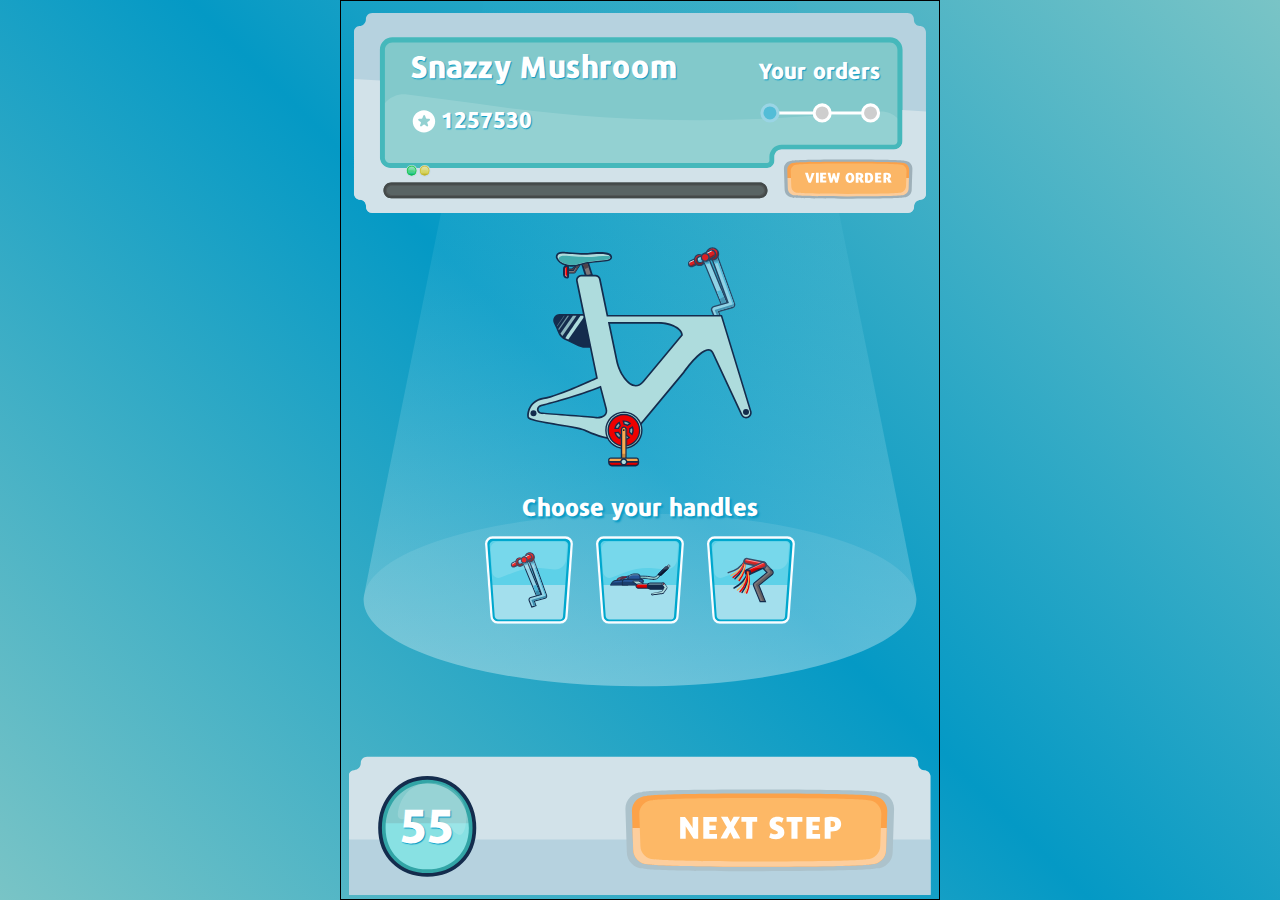
<file: handles.html>
<!DOCTYPE html>
<html lang="en">
<head>
    <meta charset="UTF-8">
    <meta http-equiv="X-UA-Compatible" content="IE=edge">
    <meta name="viewport" content="width=device-width, initial-scale=1.0">
    <link rel="stylesheet" href="assets/style/summit-22-style.css">
    <title>Red Hat Summit: Bike factory</title>
</head>
<body>  
    <div id="game-wrapper">
        <header class="header-area" role="header">
            <svg version="1.1" id="header-banner" xmlns="http://www.w3.org/2000/svg" x="0" y="0" viewBox="0 0 420 150" style="enable-background:new 0 0 420 150" xml:space="preserve"><style>.lightBorder{fill:#c5d9e5}.gradient1{enable-background:new}.opac1{opacity:.15}.lightGloss{fill:#d5eaef}
                .lightFill{fill:#fff}.textBox{fill:none}</style><path d="M297.3 124.8H33c-6.3 0-11.4-6.3-11.4-14.2V30.1c0-7.6 5-13.8 11.1-13.8h355.8c6.1 0 11.1 6.2 11.1 13.8V96c0 5.9-3.8 10.7-8.6 10.7l-77.5.4c-4.5 0-8.1 4.5-8.1 10.1v-2.4c0 5.5-3.6 10-8.1 10z" style="fill:#82c9cb"/><path d="M311.3 109.3v3.8c0 3.1-2.5 5.6-5.6 5.6l-277.1.9c-3.6 0-6.6-2.9-6.6-6.6V79c0-10.7 9.5-18.9 20.1-17.3L90.4 68c80.1 12.2 161.4 15.3 242.3 9.3l50.2-3.2c9.6-.7 17.7 6.8 17.7 16.4v11.3c0 2.1-1.7 3.7-3.7 3.7-15 .1-67-.5-81.6-.2-2.2.1-4 1.8-4 4z" style="opacity:.15;fill:#faffff;enable-background:new"/><path d="M301.8 118.4h-272c-6.1 0-11.1-5-11.1-11.1V29.5c0-6.9 5.6-12.6 12.6-12.6h359.2c6.9 0 12.6 5.6 12.6 12.6v65.9c0 5.4-4.4 9.7-9.7 9.7h-81.1c-.9 0-1.6.7-1.6 1.6v2.9c-.1 4.8-4 8.8-8.9 8.8zM31.3 24.1c-3 0-5.4 2.4-5.4 5.4v77.8c0 2.1 1.7 3.9 3.9 3.9h272c.9 0 1.6-.7 1.6-1.6v-2.9c0-4.8 3.9-8.8 8.8-8.8h81.1c1.4 0 2.5-1.1 2.5-2.5V29.5c0-3-2.4-5.4-5.4-5.4H31.3z" style="fill:#45b8bb"/><path d="M416.3 16.1c-.3-2.2-2.1-3.8-4.4-3.8s-4.2-2.1-4.2-4.5v-.5c0-2.5-2-4.5-4.5-4.5H16.7c-2.5 0-4.5 2-4.5 4.5v.2c0 2.6-2.1 4.6-4.7 4.8-2.1.1-3.7 1.8-3.9 3.8v117.8h.1c.3 2.2 2.1 3.8 4.4 3.8s4.2 2.1 4.2 4.5v.5c0 2.5 2 4.5 4.5 4.5h386.5c2.5 0 4.5-2 4.5-4.5v-.2c0-2.6 2.1-4.6 4.7-4.8 2.1-.1 3.7-1.8 3.9-3.8V16.7l-.1-.6zm-394 91.2V29.4c0-5 4-9 9-9h359.2c5 0 9 4 9 9v65.9c0 3.4-2.7 6.1-6.1 6.1h-81.1c-2.9 0-5.2 2.3-5.2 5.2v2.9c0 2.9-2.3 5.2-5.2 5.2h-272c-4.3.1-7.6-3.3-7.6-7.4z" style="fill:#b6d2df"/><path d="M416.4 73.9v60c-.2 2.1-1.8 3.7-3.9 3.8-2.6.2-4.7 2.2-4.7 4.8v.2c0 2.5-2 4.5-4.5 4.5H16.8c-2.5 0-4.5-2-4.5-4.5v-.5c0-2.3-1.9-4.5-4.2-4.5-2.2 0-4.1-1.7-4.4-3.8h-.1V50.6l18.7 1v55.6c0 4.1 3.4 7.5 7.5 7.5h272c2.9 0 5.2-2.3 5.2-5.2v-2.9c0-2.9 2.3-5.2 5.2-5.2h81.1c3.4 0 6.1-2.7 6.1-6.1V72.9l17 1z" style="fill:#d2e2e9"/><g id="greenLight"><path class="lightBorder" d="M49.4 116.9c0-2.4-1.7-4.4-4.1-4.4-2.4 0-4.2 2-4.2 4.4s1.7 4.1 4.2 4.1c2.3 0 4.1-1.7 4.1-4.1z"/><g class="gradient1"><linearGradient id="SVGID_1_" gradientUnits="userSpaceOnUse" x1="45.2" y1="83.836" x2="45.2" y2="90.403" gradientTransform="matrix(1 0 0 -1 0 204)"><stop offset=".027" style="stop-color:#05c66b"/><stop offset=".106" style="stop-color:#19ca73"/><stop offset=".234" style="stop-color:#35cf7d"/><stop offset=".347" style="stop-color:#45d284"/><stop offset=".433" style="stop-color:#4bd386"/><stop offset=".546" style="stop-color:#53d58c"/><stop offset=".723" style="stop-color:#6ad99e"/><stop offset=".941" style="stop-color:#8fe1ba"/><stop offset=".991" style="stop-color:#98e3c1"/></linearGradient><path d="M48.6 116.8c0-2-1.4-3.6-3.4-3.6s-3.4 1.6-3.4 3.6 1.4 3.4 3.4 3.4 3.4-1.4 3.4-3.4z" style="fill:url(#SVGID_1_)"/></g><path d="M45.2 113.6c1.7 0 3 1.4 3 3.2 0 1.8-1.2 3-3 3s-3-1.2-3-3 1.3-3.2 3-3.2m0-.4c-2 0-3.4 1.6-3.4 3.6s1.4 3.4 3.4 3.4 3.4-1.4 3.4-3.4-1.4-3.6-3.4-3.6z" style="fill:#08c632" class="gradient1"/><g class="opac1"><path class="lightGloss" d="M48 116.8c.4-1.4-.4-2.7-1.8-3.1-1.4-.4-2.6.3-3 1.8-.4 1.4 1 .3 2.4.7 1.4.3 2 2 2.4.6z"/></g><g class="gradient1"><linearGradient id="SVGID_00000171693081049582321750000005350248220513338811_" gradientUnits="userSpaceOnUse" x1="45.149" y1="84.254" x2="45.197" y2="86.495" gradientTransform="matrix(1 0 0 -1 0 204)"><stop offset="0" style="stop-color:#02a651"/><stop offset="1" style="stop-color:#49d5e9;stop-opacity:0"/></linearGradient><path style="fill:url(#SVGID_00000171693081049582321750000005350248220513338811_)" d="M42.4 117.3c.2 1.4 1.3 2.4 2.8 2.4s2.6-.9 2.8-2.3l-5.6-.1z"/></g></g><g id="yellowLight"><path class="lightBorder" d="M58.8 116.9c0-2.4-1.7-4.4-4.1-4.4s-4.2 2-4.2 4.4 1.7 4.1 4.2 4.1 4.1-1.7 4.1-4.1z"/><g class="gradient1"><linearGradient id="SVGID_00000051342026070840443270000018057511591282305455_" gradientUnits="userSpaceOnUse" x1="54.6" y1="83.836" x2="54.6" y2="90.403" gradientTransform="matrix(1 0 0 -1 0 204)"><stop offset=".027" style="stop-color:#cabd25"/><stop offset=".087" style="stop-color:#cdc233"/><stop offset=".222" style="stop-color:#d2cd4f"/><stop offset=".342" style="stop-color:#d5d35f"/><stop offset=".433" style="stop-color:#d6d565"/><stop offset=".566" style="stop-color:#d8d76d"/><stop offset=".775" style="stop-color:#dedb84"/><stop offset=".991" style="stop-color:#e5e1a2"/></linearGradient><path style="fill:url(#SVGID_00000051342026070840443270000018057511591282305455_)" d="M58 116.8c0-2-1.4-3.6-3.4-3.6s-3.4 1.6-3.4 3.6 1.4 3.4 3.4 3.4 3.4-1.4 3.4-3.4z"/></g><path d="M54.6 113.6c1.7 0 3 1.4 3 3.2 0 1.8-1.2 3-3 3s-3-1.2-3-3 1.3-3.2 3-3.2m0-.4c-2 0-3.4 1.6-3.4 3.6s1.4 3.4 3.4 3.4 3.4-1.4 3.4-3.4-1.4-3.6-3.4-3.6z" style="fill:#cab924" class="gradient1"/><g class="opac1"><path class="lightGloss" d="M57.4 116.8c.4-1.4-.4-2.7-1.8-3.1-1.4-.4-2.6.3-3 1.8-.4 1.4 1 .3 2.4.7 1.4.3 2 2 2.4.6z"/></g><g class="gradient1"><linearGradient id="SVGID_00000174576903000750547220000007998817428045490561_" gradientUnits="userSpaceOnUse" x1="54.549" y1="84.254" x2="54.597" y2="86.496" gradientTransform="matrix(1 0 0 -1 0 204)"><stop offset="0" style="stop-color:#a9a225"/><stop offset="1" style="stop-color:#e8e066;stop-opacity:0"/></linearGradient><path style="fill:url(#SVGID_00000174576903000750547220000007998817428045490561_)" d="M51.8 117.3c.2 1.4 1.3 2.4 2.8 2.4s2.6-.9 2.8-2.3l-5.6-.1z"/></g></g><g id="progressBar"><path id="connector" style="fill:none;stroke:#fff;stroke-width:2.1995;stroke-miterlimit:10" d="M308.8 75.1H375"/><circle id="BikeThree" class="progress" cx="376.4" cy="75" r="5.8"/><circle id="bikeTwo" class="progress" cx="341.5" cy="75" r="5.8"/><circle id="bikeOne" class="progressDone" cx="303.8" cy="75" r="5.8"/></g><path id="starIcon" class="lightFill" d="M54.1 73c-4.5 0-8.1 3.6-8.1 8.1s3.6 8.1 8.1 8.1 8.1-3.6 8.1-8.1-3.6-8.1-8.1-8.1zm4.1 7.4-1.5 1.1c-.2.2-.3.5-.2.7l.6 1.7c.2.6-.5 1.1-1 .7l-1.5-1.1c-.2-.2-.5-.2-.8 0l-1.5 1.1c-.5.4-1.2-.1-1-.7l.6-1.7c.1-.3 0-.6-.2-.7l-1.5-1.1c-.5-.4-.3-1.2.4-1.2h1.8c.3 0 .5-.2.6-.5l.6-1.7c.2-.6 1.1-.6 1.3 0l.6 1.7c.1.3.3.5.6.5h1.8c.5 0 .8.8.3 1.2z"/><path class="textBox" d="M44.5 35.4H238v21.9H44.5z"/><text transform="translate(44.545 49.464)" class="lightFill  bikeFont headerUser" >Snazzy Mushroom</text><path class="textBox" d="M66.5 74.4H199V89H66.5z"/><text transform="translate(66.545 86.124)" class="lightFill  bikeFont headerPoints" >1257530</text><path class="textBox" d="M295.5 39.4H392V54h-96.5z"/><text transform="translate(295.545 50.344)" class="lightFill bikeFont headerPoints">Your orders</text><g id="ticketFeed"><path d="M296.4 136.5H30.5c-3.1 0-5.6-2.5-5.6-5.6 0-3.1 2.5-5.6 5.6-5.6h265.9c3.1 0 5.6 2.5 5.6 5.6 0 3.1-2.5 5.6-5.6 5.6z" style="fill:#596464"/><path d="M295.4 127.6c2.2 0 4.1 1.5 4.1 3.3 0 1.8-1.8 3.3-4.1 3.3h-264c-2.2 0-4.1-1.5-4.1-3.3s1.8-3.3 4.1-3.3h264m0-1.2h-264c-3.1 0-5.6 2-5.6 4.5s2.5 4.5 5.6 4.5h264c3.1 0 5.6-2 5.6-4.5s-2.5-4.5-5.6-4.5z" style="fill:#515656"/><path d="M296.4 126.8c2.3 0 4.1 1.8 4.1 4.1s-1.8 4.1-4.1 4.1H30.5c-2.3 0-4.1-1.8-4.1-4.1s1.8-4.1 4.1-4.1h265.9m0-1.5H30.5c-3.1 0-5.6 2.5-5.6 5.6s2.5 5.6 5.6 5.6h265.9c3.1 0 5.6-2.5 5.6-5.6s-2.5-5.6-5.6-5.6z" style="fill:#434949"/></g>
                              <a xlink:href="https://google.ca" alt="View orders"><g id="BUTTON"><path d="M400.5 135.9s.2 1-41.1 1-39.3-1-39.3-1c-3.1 0-5.7-2.6-5.7-5.7l-.5-14.9c0-3.1 2.6-5.7 5.7-5.7 0 0-3.1-1 40.3-1s41 1 41 1c3.1 0 5.7 2.6 5.7 5.7l-.5 14.9c.1 3.2-2.5 5.7-5.6 5.7z" style="fill:#abc0c9"/><path d="M400.5 135.9s.2 1-41.1 1-39.3-1-39.3-1c-3.1 0-5.7-2.6-5.7-5.7l-.5-14.9c0-3.1 2.6-5.7 5.7-5.7 0 0-3.1-1 40.3-1s41 1 41 1c3.1 0 5.7 2.6 5.7 5.7l-.5 14.9c.1 3.2-2.5 5.7-5.6 5.7z" style="fill:#5a5a5b" class="opac1"/><linearGradient id="SVGID_00000058578613086192483710000010175557902644535977_" gradientUnits="userSpaceOnUse" x1="360.351" y1="70.226" x2="360.285" y2="93.09" gradientTransform="matrix(1 0 0 -1 0 204)"><stop offset=".522" style="stop-color:#fbcc9b"/><stop offset=".523" style="stop-color:#fbbd80"/><stop offset=".523" style="stop-color:#fab068"/><stop offset=".524" style="stop-color:#faa757"/><stop offset=".525" style="stop-color:#faa24c"/><stop offset=".525" style="stop-color:#faa049"/></linearGradient><path style="fill:url(#SVGID_00000058578613086192483710000010175557902644535977_)" d="M398.8 134.5s-2 .8-38.9.8-38.1-.8-38.1-.8c-2.8 0-5.1-2.3-5.1-5.1l-.4-13.3c0-2.8 2.3-5.1 5.1-5.1 0 0 .3-.8 39-.8s38.8.8 38.8.8c2.8 0 5.1 2.3 5.1 5.1l-.4 13.3c0 2.8-2.3 5.1-5.1 5.1z"/><path d="M397.2 132.7s-3.3.8-37.2.8-36.1-.8-36.1-.8c-2.6 0-4.7-2.1-4.7-4.7l-.4-11c0-2.6 2.1-4.7 4.7-4.7 0 0 1.2-.8 37-.8s37.2.8 37.2.8c2.6 0 4.7 2.1 4.7 4.7l-.4 11c-.1 2.6-2.2 4.7-4.8 4.7z" style="fill:#fbb666"/><g class="gradient1"><path class="lightFill" d="M333.4 125.4h-1.2l-.6-.1c-.9-2.2-1.8-4.8-2.5-7.1h2.1c.3 1.1.6 2.3 1 3.4.1.5.2.9.4 1.2.1-.2.2-.8.4-1.2.3-1.1.7-2.3 1-3.3h2c-.8 2.2-1.7 4.8-2.6 7.1zM337 125.4v-7.2h2v7.2h-2zM340 125.4v-7.2h4.4v1.5H342v1.2h2.1v1.5H342v1.3h2.5v1.5H340v.2zM352.7 125.4H351c-.3-.9-.6-1.9-.9-2.9-.1-.3-.1-.6-.2-.7 0 .1-.1.4-.2.7-.3 1-.6 2-.9 2.9h-1.7c-.6-2.3-1.2-4.7-1.7-7.2h2c.2 1.2.4 2.2.6 3.3.1.4.1.8.2 1 0-.1.1-.5.2-.8.3-1 .5-2.1.8-3.2h1.5c.2 1 .5 2.1.8 3.1.1.3.2.7.2.8 0-.1.1-.4.1-.7.2-1.1.4-2.4.6-3.6h1.9c-.4 2.6-1 5-1.6 7.3zM361.5 125.5c-2 0-3.2-1.5-3.2-3.7s1.2-3.7 3.2-3.7 3.2 1.5 3.2 3.7c0 2.3-1.2 3.7-3.2 3.7zm0-5.8c-.8 0-1.2 1-1.2 2.1s.4 2.1 1.2 2.1 1.2-1 1.2-2.1-.3-2.1-1.2-2.1zM369.4 125.4c-.5-.9-.9-1.9-1.4-2.7h-.3v2.7h-2v-6.9c.7-.2 1.5-.3 2.3-.3 2.1 0 3.2.8 3.2 2.3 0 .8-.5 1.5-1.2 1.8.6.8 1.2 2 1.7 3l-2.3.1zm-1.2-5.8c-.2 0-.4 0-.5.1v2h.5c.5 0 1-.4 1-1-.1-.9-.6-1.1-1-1.1zM374.6 125.5c-.7 0-1.5-.1-2.2-.3v-6.7c.7-.2 1.5-.3 2.2-.3 2.5 0 3.7 1.4 3.7 3.7 0 2.1-1.2 3.6-3.7 3.6zm.1-5.8h-.3v4.2h.3c1.1 0 1.6-.6 1.6-2.1s-.5-2.1-1.6-2.1zM379.7 125.4v-7.2h4.4v1.5h-2.4v1.2h2.1v1.5h-2.1v1.3h2.5v1.5h-4.5v.2zM389.4 125.4c-.5-.9-.9-1.9-1.4-2.7h-.3v2.7h-2v-6.9c.7-.2 1.5-.3 2.3-.3 2.1 0 3.2.8 3.2 2.3 0 .8-.5 1.5-1.2 1.8.6.8 1.2 2 1.7 3l-2.3.1zm-1.2-5.8c-.2 0-.4 0-.5.1v2h.5c.5 0 1-.4 1-1-.1-.9-.5-1.1-1-1.1z"/>
              </g></a>
              </g>
              </svg>   
            
        </header>
        <!-- <div id="ticket">
            <h2>Your orders < 1 / 3 ></h2>
            <img src="assets/img/eBike.svg" alt="eBike">
            <h3>eRider by eBike</h3>
            <ul class="ticket-info">
                <li class="ticket-item">AWS Factory Order 4503</li>
                <li class="ticket-item">Built by  Snazzy Mushroom</li>
                <li class="ticket-item">On 05-11-2022</li>
                <li class="ticket-item">Order 1 of 3</li>
            </ul>
        </div> -->
        <div id="bike-assembly-wrapper">
            
            <!-- BIKE FRAME DROP -->
            <div class="bikeFrame bikeFrame-Tri"></div>
            
            <!-- BIKE WHEELS DROP -->
            <!-- <div class="bikeWheels bikeWheels-loRider bikeWheels-loRiderRear--Tri"></div>
            
            <div class="bikeWheels bikeWheels-Tri bikeWheels-TriFront--Tri"></div> -->
            
            <!-- BIKE HANDLES DROP -->            
            <div class="bikeHandles bikeHandles-loRider bikeHandles-loRider--Tri"></div>
            
            <!-- BIKE SEAT DROP -->
            <div class="bikeSeat bikeSeat-eBike bikeSeat-eBike--Tri"></div>
            
            <!  -- BIKE PEDALS DROP -->
            <div class="bikePedals bikePedals-wagon bikePedals-wagon--Tri"></div>

        </div>
        <div class="bike-parts-wrapper">
            <h2>Choose your handles</h2>
            <ul class="bikePart-carousel">
                <li id="cardHandles-loRider"><a href=""><img src="assets/img/card-handles/cardHandles-loRider.svg" alt="Handles low rider bike"/></a></li>
                <li id="cardHandles-Tri"><a href=""><img src="assets/img/card-handles/cardHandles-Tri.svg" alt="Handles Triathlon bike"/></a></li>
                <li id="cardHandles-wagon"><a href=""><img src="assets/img/card-handles/cardHandles-wagon.svg" alt="Handles wagon bike"/></a></li>
                <!-- <li id="cardHandles-eBike"><a href=""><img src="assets/img/cardHandles-eBike.svg" alt="Handles eBike bike"/></a></li>
                <li id="cardHandles-Road"><a href=""><img src="assets/img/cardHandles-Road.svg" alt="Handles road bike"/></a></li>     -->
            </ul>
        </div>
        
        <footer id="footer-wrapper">
            <svg version="1.1" id="footerBanner" xmlns="http://www.w3.org/2000/svg" x="0" y="0" viewBox="0 0 420 100" style="enable-background:new 0 0 420 100" xml:space="preserve"><style>.textBlock1{enable-background:new}.textColor{fill:#fff}</style><g id="footerBackground"><path d="M419.7 100.2V14.1h-.1c-.3-2.2-2.2-3.9-4.5-3.9-2.4 0-4.3-2.2-4.3-4.5v-.6c0-2.5-2-4.5-4.5-4.5H13c-2.5 0-4.5 2-4.5 4.5v.2c0 2.7-2.1 4.7-4.8 4.9-2.1.1-3.8 1.8-4 3.9v86.2l420-.1z" style="fill:#d2e2e9"/><path style="fill:#b6d2df" d="M-.3 60.2h420v40.1H-.3z"/></g>
                <a xlink:href="wheels.html" alt="View orders"><g id="nextButton">
                <path id="buttonShade" d="M380.5 81.1s.4 2-85.9 2-82.2-2-82.2-2c-6.6 0-11.9-5.4-11.9-11.9l-1-31.2c0-6.6 5.4-11.9 11.9-11.9 0 0-6.5-2 84.3-2s85.8 2 85.8 2c6.6 0 11.9 5.4 11.9 11.9l-1 31.2c0 6.5-5.3 11.9-11.9 11.9z" style="fill:#acc2cb"/><path id="buttonDark" d="m388.5 39.6-.4 12.3-.5 15.5c.1 5.9-4.7 10.7-10.6 10.7 0 0-4.3 1.8-81.4 1.8s-79.8-1.8-79.8-1.8c-5.9 0-10.7-4.8-10.7-10.7l-.5-15.5-.4-12.3c0-5.9 4.8-10.7 10.7-10.7 0 0 .6-1.8 81.7-1.8s81.2 1.8 81.2 1.8c5.9 0 10.7 4.8 10.7 10.7z" style="fill:#fca249"/><path id="buttonLight" d="m388.1 51.9-.5 15.5c.1 5.9-4.7 10.7-10.6 10.7 0 0-4.3 1.8-81.4 1.8s-79.8-1.8-79.8-1.8c-5.9 0-10.7-4.8-10.7-10.7l-.5-15.5h183.5z" style="fill:#fdce9d"/><path id="buttonMain" d="M373.6 74.5s-6.8 1.6-77.9 1.6-75.6-1.6-75.6-1.6c-5.4 0-9.8-4.4-9.8-9.8l-.8-23c0-5.4 4.4-9.8 9.8-9.8 0 0 2.6-1.6 77.3-1.6s77.8 1.6 77.8 1.6c5.4 0 9.8 4.4 9.8 9.8l-.8 23c0 5.3-4.4 9.8-9.8 9.8z" style="fill:#fdb866"/><g id="nextText" class="textBlock1"><path class="textColor" d="m249.5 59.7-.9-.2c-1.4-2.4-3.1-5-4.7-7.4-.4-.5-.8-1.4-.9-1.4v9h-4V44h3.5c1.5 1.9 3.1 4.2 4.6 6.5.4.6.7 1.2.9 1.4V44h4v15.8h-2.5zM255.7 59.7V44h9.7v3.4h-5.3v2.7h4.6v3.3h-4.6v2.9h5.5v3.4h-9.9zM278.4 59.7c-.4-.1-.7-.1-1-.2-.6-1.4-1.4-3-2.2-4.5-.8 1.4-1.8 3.4-2.4 4.6h-4.7c1.5-2.8 3-5.4 4.7-8.1-1.4-2.4-3.1-5.3-4.4-7.7h4.9l2.1 4.1c.7-1.4 1.5-2.8 2.2-4.1h4.6l-4.5 7.4c1.8 2.9 3.4 5.8 4.7 8.4h-4zM291.1 47.4v12.4h-4.4V47.4h-3.5V44h11.4v3.4h-3.5zM308.2 60c-2.4 0-4-.6-5-1.2.4-1.1.7-2.2 1.1-3.3.8.5 2 1 3.4 1 1.3 0 1.8-.5 1.8-1.2 0-.9-.8-1.3-2.9-2.1-2-.9-3.1-2.3-3.1-4.2 0-.4 0-.8.1-1.2.4-2.3 2.5-3.9 5.5-3.9 1.9 0 3.5.5 4.5 1.1l-1.1 3.1c-.8-.4-1.8-.8-2.9-.8-1.1 0-1.7.4-1.7 1.1 0 .9 1 1.3 2.8 2 2.6 1.2 3.5 2.6 3.5 4.8 0 2.8-2.2 4.8-6 4.8zM323.7 47.4v12.4h-4.4V47.4h-3.5V44h11.4v3.4h-3.5zM330.1 59.7V44h9.7v3.4h-5.3v2.7h4.6v3.3h-4.6v2.9h5.5v3.4h-9.9zM348.1 54.5h-.5v5.3h-4.3V44.5c1.5-.5 3.4-.7 5-.7 4.7 0 6.9 2 6.9 5.3-.1 3.5-2.4 5.4-7.1 5.4zm.3-7.6c-.3 0-.6 0-.8.1v4.3h.5c1.9 0 2.8-.5 2.8-2.2-.1-1.6-.9-2.2-2.5-2.2z"/></g></g></a>
                <g id="timerIcon"><path d="M90.4 51.9c0-19.9-14.1-36.1-34-36.1s-34 16.1-34 36 14.1 33.9 34 33.9 34-13.9 34-33.8z" style="fill:#83cbcd"/><path d="M90.4 51.9c0 19.9-14.1 33.8-34 33.8s-34-14-34-33.9c0-1.1 0-2.1.1-3.2h67.8c.1 1.2.1 2.2.1 3.3z" style="fill:#88e1e3"/><path d="M56.5 19.8c17.1 0 30 13.8 30 32.1 0 17.6-12.3 29.9-30 29.9S26.4 69.5 26.4 51.9c0-18.3 12.9-32.1 30.1-32.1m0-3.9c-19.9 0-34 16.1-34 36s14.1 33.9 34 33.9 34-13.9 34-33.9-14.1-36-34-36z" style="fill:#32a5a6" class="textBlock1"/><path d="M90.5 51.9c0-19.9-14.1-36.1-34-36.1S22.4 32 22.4 51.9s14.1 33.9 34.1 33.9 34-14 34-33.9z" style="fill:none;stroke:#142c4d;stroke-width:2.6867;stroke-miterlimit:10"/><path class="textColor" d="M83.9 51.2c3.7-14.3-3.7-27.3-18-31S39.5 23.6 35.8 38s10 3.2 24.4 6.9 20 20.6 23.7 6.3z" style="opacity:.16"/></g><path style="fill:none" d="M34.6 35.7h43.7V65H34.6z"/><text transform="translate(37.165 62.236)" class="textColor bikeFont" style="font-size:34px; font-family:'Repo-Black'">55</text></svg>
        </footer>
    </div>
</body>
</html>
</file>
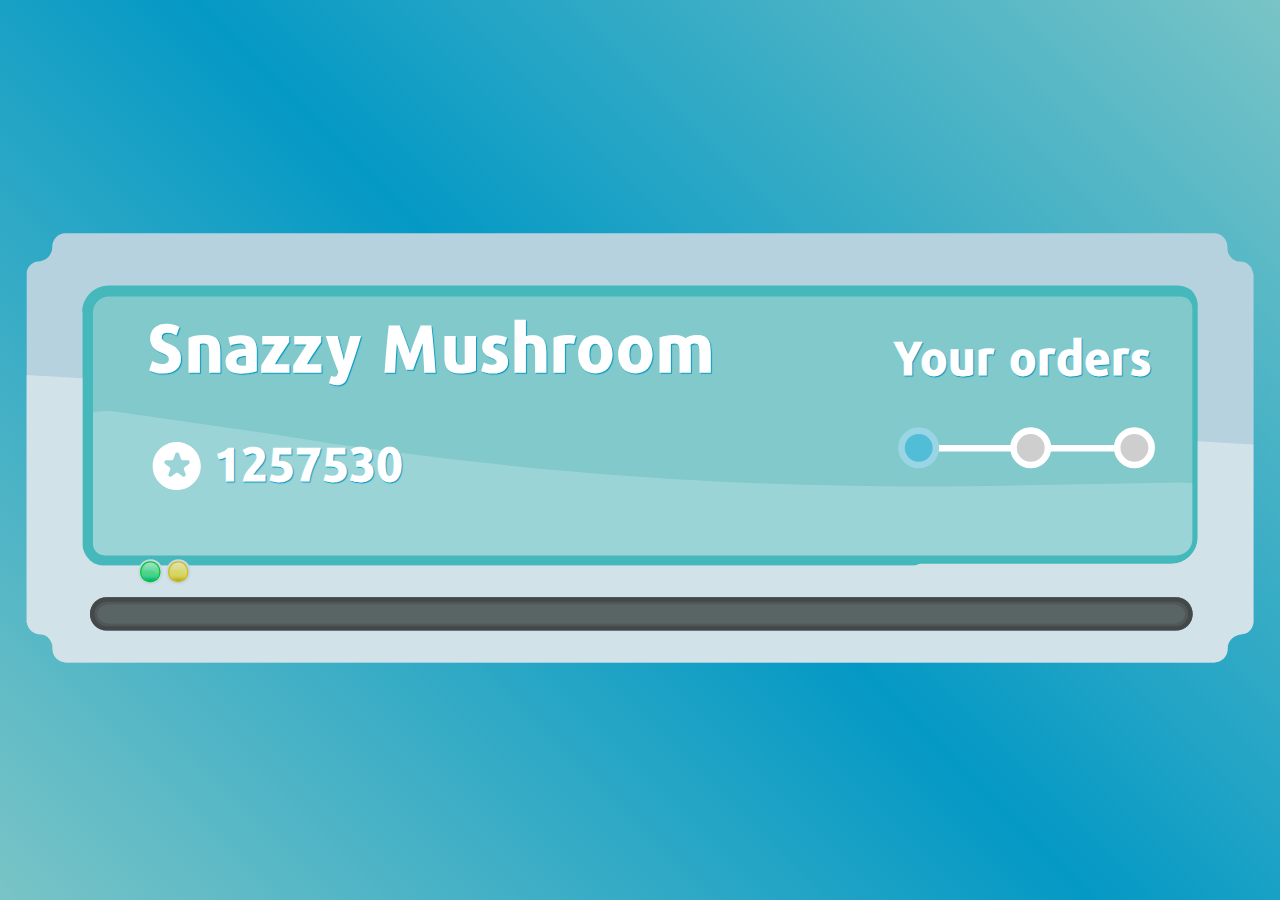
<file: orders.html>
<!DOCTYPE html>
<html lang="en">
<head>
    <meta charset="UTF-8">
    <meta http-equiv="X-UA-Compatible" content="IE=edge">
    <meta name="viewport" content="width=device-width, initial-scale=1.0">
    <link rel="stylesheet" href="assets/style/summit-22-style.css">
    <title>Red Hat Summit: Sensor test</title>
</head>
<body>  
    <div id="pauseScreen">
        <header role="header">
          <svg version="1.1" id="header" xmlns="http://www.w3.org/2000/svg" x="0" y="0" viewBox="0 0 420 150" style="enable-background:new 0 0 420 150" xml:space="preserve"><style>.greenBorder{fill:#45b8bb}.lightGrey{fill:#d2e2e9}.darkGrey{fill:#b6d2df}.lightBorder{fill:#c5d9e5}.st6{enable-background:new}.opac1{opacity:.15}.lightGloss{fill:#d5eaef}.st16{fill:#cecece;stroke:#fff;stroke-width:2.1995;stroke-miterlimit:10}.lightFill{fill:#fff}.textBox{fill:none}</style><path d="M399.6 96c0 2-.4 3.8-1.2 5.4h1.1v23.9H282.3v-.5H33c-6.3 0-11.4-6.3-11.4-14.2V30.1c0-7.6 5-13.8 11.1-13.8h355.8c6.1 0 11.1 6.2 11.1 13.8V96z" style="fill:#82c9cb"/><path d="m410.2 101.6-.4 9.8c0 .9-.5 1.7-1.2 2.2l-.4 11.6-95.4-3.5c-.9.5-2.1.7-3.3.7l-291.3-9.8c-3.8-.1-6.8-2.8-6.7-6l1.1-29.5c.3-9.3 10.6-16 21.7-14.2l50.6 7.3C168.6 83.9 254 89.7 339.2 87.6l52.9-.9c10.1-.2 18.4 6.6 18.1 14.9z" style="opacity:.21;fill:#faffff"/><path class="greenborder" d="M18.7 105.8v1.5c0 6.1 5 11.1 11.1 11.1h1.5c-6.9 0-12.6-5.6-12.6-12.6zM392 16.9h-1.5c6.9 0 12.6 5.6 12.6 12.6V28c0-6.1-5-11.1-11.1-11.1z"/><path class="greenBorder" d="M390.5 16.9H31.3c-7 0-12.6 5.7-12.6 12.6v76.3c0 7 5.7 12.6 12.6 12.6h359.2c7 0 12.6-5.7 12.6-12.6V29.5c0-7-5.7-12.6-12.6-12.6zm5.4 88.9c0 3-2.4 5.4-5.4 5.4H29.8c-2.2 0-3.9-1.8-3.9-3.9V29.5c0-3 2.4-5.4 5.4-5.4H392c2.2 0 3.9 1.8 3.9 3.9v77.8z"/><path class="lightGrey" d="M20.5 105.1V51.5l1.8.1V107.8c0 .2 0 .4.1.6 0 .2.1.5.2.7.4 1.4 1.2 2.7 2.3 3.7 1.2 1 2.6 1.7 4.2 1.8-1.8-.1-3.4-.9-4.6-2-2.4-1.6-4-4.3-4-7.5zM304.3 114.1c-.6.3-1.4.6-2.1.6.8-.1 1.4-.3 2.1-.6z"/><path class="darkGrey" d="M3.9 134.7c.5 1.7 2 2.9 3.8 3-1.8-.2-3.3-1.4-3.8-3z"/><path class="darkGrey" d="M416.3 16.1c-.3-2.2-2.1-3.8-4.4-3.8-2.3 0-4.2-2.1-4.2-4.5v-.5c0-2.5-2-4.5-4.5-4.5H16.7c-2.5 0-4.5 2-4.5 4.5v.2c0 2.6-2.1 4.6-4.7 4.8-2.1.1-3.7 1.8-3.9 3.8v117.8h.1c0 .3.1.5.2.8.6 1.6 2 2.8 3.8 3h.4c2 0 3.7 1.6 4.1 3.6.1.3.1.6.1.9v.5c0 2.5 2 4.5 4.5 4.5h386.5c2.5 0 4.5-2 4.5-4.5v-.2c0-2.6 2.1-4.6 4.7-4.8.3 0 .5 0 .8-.1 1.6-.4 2.8-1.7 3.1-3.3l.1-.4V16.7l-.2-.6zm-394 13.3c0-5 4-9 9-9h359.2c1.8 0 3.5.5 4.9 1.4 1.3 1.2 2.1 2.9 2.3 4.7v78.6c0 5-4 9-9 9h-84.4c-.1.1-.2.1-.3.1-.1 0-.2.1-.3.1-.1.1-.2.1-.4.1-.1 0-.2 0-.2.1-.1 0-.3.1-.4.1-.3 0-.6.1-.9.1H29.1c-.9-.1-1.7-.3-2.5-.6-.2-.1-.3-.2-.5-.2-.1-.1-.2-.1-.3-.2-.3-.2-.5-.3-.7-.5-.1 0-.2-.1-.2-.2-.1-.1-.2-.1-.2-.2-1.3-1.2-2.1-2.9-2.3-4.7V29.4z"/><path class="lightGrey" d="M416.4 73.9v60l-.1.4c-.3 1.6-1.5 2.9-3.1 3.3-.2.1-.5.1-.8.1-2.6.2-4.7 2.2-4.7 4.8v.2c0 2.5-2 4.5-4.5 4.5H16.8c-2.5 0-4.5-2-4.5-4.5v-.5c0-.3 0-.6-.1-.9-.4-2-2.1-3.6-4.1-3.6h-.4c-1.7-.2-3.2-1.4-3.8-3-.1-.2-.1-.5-.2-.8h-.1V50.5l18.7 1.1V108c.2 1.8 1 3.5 2.3 4.7.1.1.2.1.2.2.1.1.1.2.2.2.2.2.5.4.7.5.1.1.2.1.3.2.2.1.3.2.5.2.8.4 1.6.6 2.5.6h272.8c.3 0 .6 0 .9-.1.1 0 .3 0 .4-.1.1 0 .2 0 .2-.1.1 0 .2-.1.4-.1.1 0 .2-.1.3-.1.1 0 .2-.1.3-.1h84.4c5 0 9-4 9-9V72.8l18.7 1.1z"/><path class="lightGrey" d="M26.6 114c-.6-.2-1.1-.6-1.5-1 .4.4.9.8 1.5 1zM12.2 141.3c-.4-2-2.1-3.6-4.1-3.6 2 0 3.7 1.6 4.1 3.6z"/><path class="lightGrey" d="M29 114.7c-3.6-.3-6.4-3.2-6.7-6.7.4 3.5 3.2 6.3 6.7 6.7zM416.3 134.3c-.2.9-.6 1.7-1.2 2.3-.5.5-1.2.9-1.9 1 1.6-.4 2.8-1.7 3.1-3.3z"/><g id="greenLigh"><path class="lightBorder" d="M49.4 116.9c0-2.4-1.7-4.4-4.1-4.4-2.4 0-4.2 2-4.2 4.4s1.7 4.1 4.2 4.1c2.3 0 4.1-1.7 4.1-4.1z"/><g class="st6"><linearGradient id="SVGID_1_" gradientUnits="userSpaceOnUse" x1="45.2" y1="-64.164" x2="45.2" y2="-57.597" gradientTransform="matrix(1 0 0 -1 0 56)"><stop offset=".027" style="stop-color:#05c66b"/><stop offset=".106" style="stop-color:#19ca73"/><stop offset=".234" style="stop-color:#35cf7d"/><stop offset=".347" style="stop-color:#45d284"/><stop offset=".433" style="stop-color:#4bd386"/><stop offset=".546" style="stop-color:#53d58c"/><stop offset=".723" style="stop-color:#6ad99e"/><stop offset=".941" style="stop-color:#8fe1ba"/><stop offset=".991" style="stop-color:#98e3c1"/></linearGradient><path d="M48.6 116.8c0-2-1.4-3.6-3.4-3.6s-3.4 1.6-3.4 3.6 1.4 3.4 3.4 3.4 3.4-1.4 3.4-3.4z" style="fill:url(#SVGID_1_)"/></g><path d="M45.2 113.6c1.7 0 3 1.4 3 3.2 0 1.8-1.2 3-3 3s-3-1.2-3-3 1.3-3.2 3-3.2m0-.4c-2 0-3.4 1.6-3.4 3.6s1.4 3.4 3.4 3.4 3.4-1.4 3.4-3.4-1.4-3.6-3.4-3.6z" style="fill:#08c632" class="st6"/><g class="opac1"><path class="lightGloss" d="M48 116.8c.4-1.4-.4-2.7-1.8-3.1-1.4-.4-2.6.3-3 1.8-.4 1.4 1 .3 2.4.7 1.4.3 2 2 2.4.6z"/></g><g class="st6"><linearGradient id="SVGID_00000132070611369100453510000009962480999448155551_" gradientUnits="userSpaceOnUse" x1="45.149" y1="-63.746" x2="45.197" y2="-61.505" gradientTransform="matrix(1 0 0 -1 0 56)"><stop offset="0" style="stop-color:#02a651"/><stop offset="1" style="stop-color:#49d5e9;stop-opacity:0"/></linearGradient><path style="fill:url(#SVGID_00000132070611369100453510000009962480999448155551_)" d="M42.4 117.3c.2 1.4 1.3 2.4 2.8 2.4s2.6-.9 2.8-2.3l-5.6-.1z"/></g></g><g id="yellowLight"><path class="lightBorder" d="M58.8 116.9c0-2.4-1.7-4.4-4.1-4.4s-4.2 2-4.2 4.4 1.7 4.1 4.2 4.1 4.1-1.7 4.1-4.1z"/><g class="st6"><linearGradient id="SVGID_00000008146413844646404770000011330829465800247424_" gradientUnits="userSpaceOnUse" x1="54.6" y1="-64.164" x2="54.6" y2="-57.597" gradientTransform="matrix(1 0 0 -1 0 56)"><stop offset=".027" style="stop-color:#cabd25"/><stop offset=".087" style="stop-color:#cdc233"/><stop offset=".222" style="stop-color:#d2cd4f"/><stop offset=".342" style="stop-color:#d5d35f"/><stop offset=".433" style="stop-color:#d6d565"/><stop offset=".566" style="stop-color:#d8d76d"/><stop offset=".775" style="stop-color:#dedb84"/><stop offset=".991" style="stop-color:#e5e1a2"/></linearGradient><path style="fill:url(#SVGID_00000008146413844646404770000011330829465800247424_)" d="M58 116.8c0-2-1.4-3.6-3.4-3.6s-3.4 1.6-3.4 3.6 1.4 3.4 3.4 3.4 3.4-1.4 3.4-3.4z"/></g><path d="M54.6 113.6c1.7 0 3 1.4 3 3.2 0 1.8-1.2 3-3 3s-3-1.2-3-3 1.3-3.2 3-3.2m0-.4c-2 0-3.4 1.6-3.4 3.6s1.4 3.4 3.4 3.4 3.4-1.4 3.4-3.4-1.4-3.6-3.4-3.6z" style="fill:#cab924" class="st6"/><g class="opac1"><path class="lightGloss" d="M57.4 116.8c.4-1.4-.4-2.7-1.8-3.1-1.4-.4-2.6.3-3 1.8-.4 1.4 1 .3 2.4.7 1.4.3 2 2 2.4.6z"/></g><g class="st6"><linearGradient id="SVGID_00000054951906277742833470000010574486859216312239_" gradientUnits="userSpaceOnUse" x1="54.549" y1="-63.746" x2="54.597" y2="-61.504" gradientTransform="matrix(1 0 0 -1 0 56)"><stop offset="0" style="stop-color:#a9a225"/><stop offset="1" style="stop-color:#e8e066;stop-opacity:0"/></linearGradient><path style="fill:url(#SVGID_00000054951906277742833470000010574486859216312239_)" d="M51.8 117.3c.2 1.4 1.3 2.4 2.8 2.4s2.6-.9 2.8-2.3l-5.6-.1z"/></g></g><g id="progressBar"><path id="connector" style="fill:none;stroke:#fff;stroke-width:2.1995;stroke-miterlimit:10" d="M308.8 75.1H375"/><circle id="BikeThree" class="progress" cx="376.4" cy="75" r="5.8"/><circle id="bikeTwo" class="progress" cx="341.5" cy="75" r="5.8"/><circle id="bikeOne" cx="303.8" cy="75" r="5.8" class="progressDone"/></g><path id="starIcon" class="lightFill" d="M54.1 73c-4.5 0-8.1 3.6-8.1 8.1s3.6 8.1 8.1 8.1 8.1-3.6 8.1-8.1-3.6-8.1-8.1-8.1zm4.1 7.4-1.5 1.1c-.2.2-.3.5-.2.7l.6 1.7c.2.6-.5 1.1-1 .7l-1.5-1.1c-.2-.2-.5-.2-.8 0l-1.5 1.1c-.5.4-1.2-.1-1-.7l.6-1.7c.1-.3 0-.6-.2-.7l-1.5-1.1c-.5-.4-.3-1.2.4-1.2h1.8c.3 0 .5-.2.6-.5l.6-1.7c.2-.6 1.1-.6 1.3 0l.6 1.7c.1.3.3.5.6.5h1.8c.5 0 .8.8.3 1.2z"/><path class="textBox" d="M44.5 35.4H238v21.9H44.5z"/><text transform="translate(44.545 49.464)"class="lightFill  bikeFont headerUser">Snazzy Mushroom</text><path class="textBox" d="M66.5 74.4H199V89H66.5z"/><text transform="translate(66.545 86.124)" class="lightFill bikeFont headerPoints">1257530</text><path class="textBox" d="M295.5 39.4H392V54h-96.5z"/><text transform="translate(295.545 50.344)" class="lightFill  bikeFont headerPoints">Your orders</text><g id="ticketFeed"><path d="M390.4 136.5H30.5c-3.1 0-5.6-2.5-5.6-5.6 0-3.1 2.5-5.6 5.6-5.6h359.9c3.1 0 5.6 2.5 5.6 5.6 0 3.1-2.5 5.6-5.6 5.6z" style="fill:#596464"/><path d="M389.4 127.6c2.2 0 4.1 1.5 4.1 3.3 0 1.8-1.8 3.3-4.1 3.3h-358c-2.2 0-4.1-1.5-4.1-3.3s1.8-3.3 4.1-3.3h358m0-1.2h-358c-3.1 0-5.6 2-5.6 4.5s2.5 4.5 5.6 4.5h358c3.1 0 5.6-2 5.6-4.5s-2.5-4.5-5.6-4.5z" style="fill:#515656"/><path d="M390.4 126.8c2.3 0 4.1 1.8 4.1 4.1s-1.8 4.1-4.1 4.1H30.5c-2.3 0-4.1-1.8-4.1-4.1s1.8-4.1 4.1-4.1h359.9m0-1.5H30.5c-3.1 0-5.6 2.5-5.6 5.6s2.5 5.6 5.6 5.6h359.9c3.1 0 5.6-2.5 5.6-5.6s-2.5-5.6-5.6-5.6z" style="fill:#434949"/></g></svg>
  
             
        </header>
    </div>
</body>
</html>
</file>
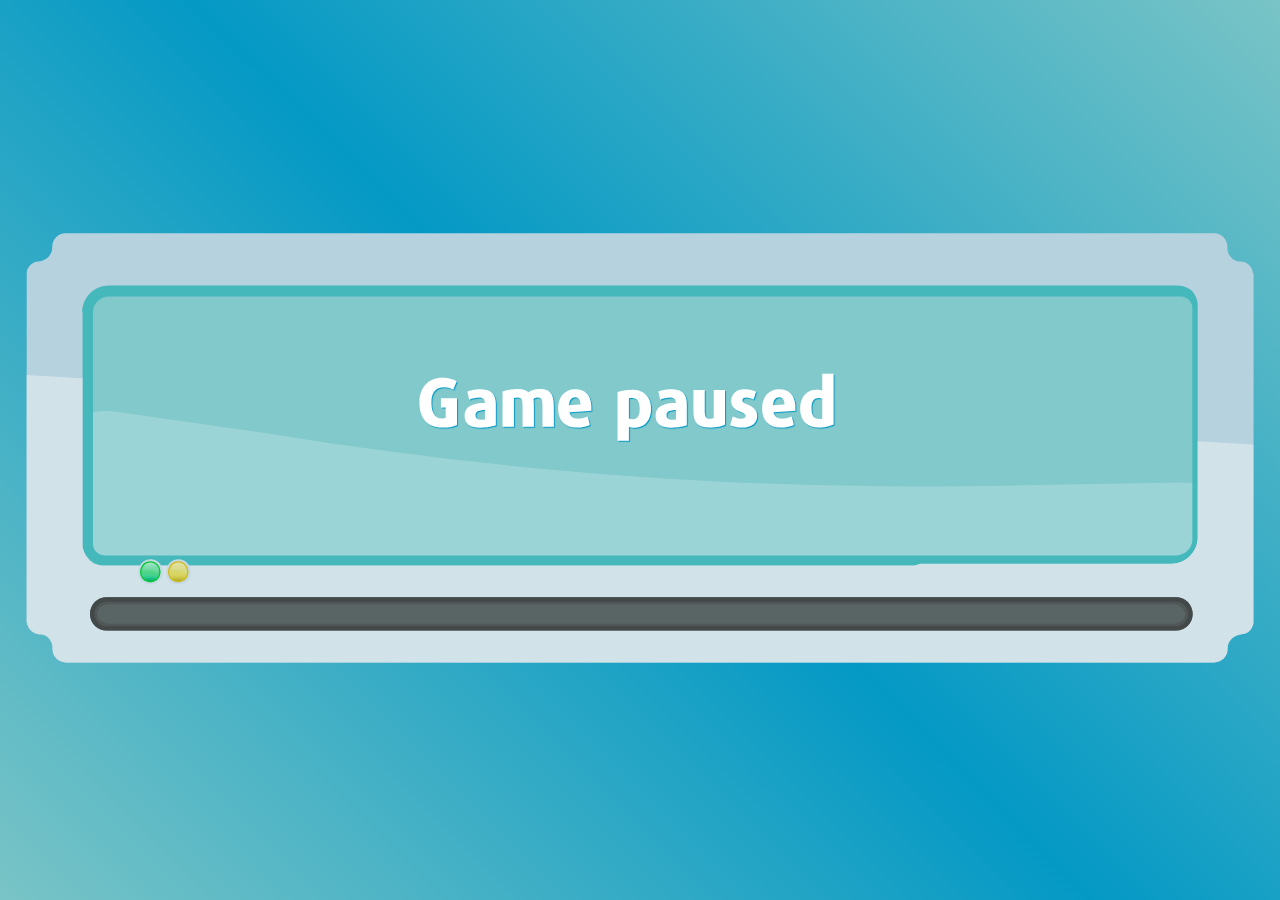
<file: pause.html>
<!DOCTYPE html>
<html lang="en">
<head>
    <meta charset="UTF-8">
    <meta http-equiv="X-UA-Compatible" content="IE=edge">
    <meta name="viewport" content="width=device-width, initial-scale=1.0">
    <link rel="stylesheet" href="assets/style/summit-22-style.css">
    <title>Red Hat Summit: Sensor test</title>
</head>
<body>  
    <div id="pauseScreen">
        <header role="header">
          <svg version="1.1" id="header" xmlns="http://www.w3.org/2000/svg" x="0" y="0" viewBox="0 0 420 150" style="enable-background:new 0 0 420 150" xml:space="preserve"><style>.greenBorder{fill:#45b8bb}.lightGrey{fill:#d2e2e9}.darkGrey{fill:#b6d2df}.lightBorder{fill:#c5d9e5}.st6{enable-background:new}.opac1{opacity:.15}.lightGloss{fill:#d5eaef}.st16{fill:#cecece;stroke:#fff;stroke-width:2.1995;stroke-miterlimit:10}.lightFill{fill:#fff}.textBox{fill:none}</style><path d="M399.6 96c0 2-.4 3.8-1.2 5.4h1.1v23.9H282.3v-.5H33c-6.3 0-11.4-6.3-11.4-14.2V30.1c0-7.6 5-13.8 11.1-13.8h355.8c6.1 0 11.1 6.2 11.1 13.8V96z" style="fill:#82c9cb"/><path d="m410.2 101.6-.4 9.8c0 .9-.5 1.7-1.2 2.2l-.4 11.6-95.4-3.5c-.9.5-2.1.7-3.3.7l-291.3-9.8c-3.8-.1-6.8-2.8-6.7-6l1.1-29.5c.3-9.3 10.6-16 21.7-14.2l50.6 7.3C168.6 83.9 254 89.7 339.2 87.6l52.9-.9c10.1-.2 18.4 6.6 18.1 14.9z" style="opacity:.21;fill:#faffff"/><path class="greenborder" d="M18.7 105.8v1.5c0 6.1 5 11.1 11.1 11.1h1.5c-6.9 0-12.6-5.6-12.6-12.6zM392 16.9h-1.5c6.9 0 12.6 5.6 12.6 12.6V28c0-6.1-5-11.1-11.1-11.1z"/><path class="greenBorder" d="M390.5 16.9H31.3c-7 0-12.6 5.7-12.6 12.6v76.3c0 7 5.7 12.6 12.6 12.6h359.2c7 0 12.6-5.7 12.6-12.6V29.5c0-7-5.7-12.6-12.6-12.6zm5.4 88.9c0 3-2.4 5.4-5.4 5.4H29.8c-2.2 0-3.9-1.8-3.9-3.9V29.5c0-3 2.4-5.4 5.4-5.4H392c2.2 0 3.9 1.8 3.9 3.9v77.8z"/><path class="lightGrey" d="M20.5 105.1V51.5l1.8.1V107.8c0 .2 0 .4.1.6 0 .2.1.5.2.7.4 1.4 1.2 2.7 2.3 3.7 1.2 1 2.6 1.7 4.2 1.8-1.8-.1-3.4-.9-4.6-2-2.4-1.6-4-4.3-4-7.5zM304.3 114.1c-.6.3-1.4.6-2.1.6.8-.1 1.4-.3 2.1-.6z"/><path class="darkGrey" d="M3.9 134.7c.5 1.7 2 2.9 3.8 3-1.8-.2-3.3-1.4-3.8-3z"/><path class="darkGrey" d="M416.3 16.1c-.3-2.2-2.1-3.8-4.4-3.8-2.3 0-4.2-2.1-4.2-4.5v-.5c0-2.5-2-4.5-4.5-4.5H16.7c-2.5 0-4.5 2-4.5 4.5v.2c0 2.6-2.1 4.6-4.7 4.8-2.1.1-3.7 1.8-3.9 3.8v117.8h.1c0 .3.1.5.2.8.6 1.6 2 2.8 3.8 3h.4c2 0 3.7 1.6 4.1 3.6.1.3.1.6.1.9v.5c0 2.5 2 4.5 4.5 4.5h386.5c2.5 0 4.5-2 4.5-4.5v-.2c0-2.6 2.1-4.6 4.7-4.8.3 0 .5 0 .8-.1 1.6-.4 2.8-1.7 3.1-3.3l.1-.4V16.7l-.2-.6zm-394 13.3c0-5 4-9 9-9h359.2c1.8 0 3.5.5 4.9 1.4 1.3 1.2 2.1 2.9 2.3 4.7v78.6c0 5-4 9-9 9h-84.4c-.1.1-.2.1-.3.1-.1 0-.2.1-.3.1-.1.1-.2.1-.4.1-.1 0-.2 0-.2.1-.1 0-.3.1-.4.1-.3 0-.6.1-.9.1H29.1c-.9-.1-1.7-.3-2.5-.6-.2-.1-.3-.2-.5-.2-.1-.1-.2-.1-.3-.2-.3-.2-.5-.3-.7-.5-.1 0-.2-.1-.2-.2-.1-.1-.2-.1-.2-.2-1.3-1.2-2.1-2.9-2.3-4.7V29.4z"/><path class="lightGrey" d="M416.4 73.9v60l-.1.4c-.3 1.6-1.5 2.9-3.1 3.3-.2.1-.5.1-.8.1-2.6.2-4.7 2.2-4.7 4.8v.2c0 2.5-2 4.5-4.5 4.5H16.8c-2.5 0-4.5-2-4.5-4.5v-.5c0-.3 0-.6-.1-.9-.4-2-2.1-3.6-4.1-3.6h-.4c-1.7-.2-3.2-1.4-3.8-3-.1-.2-.1-.5-.2-.8h-.1V50.5l18.7 1.1V108c.2 1.8 1 3.5 2.3 4.7.1.1.2.1.2.2.1.1.1.2.2.2.2.2.5.4.7.5.1.1.2.1.3.2.2.1.3.2.5.2.8.4 1.6.6 2.5.6h272.8c.3 0 .6 0 .9-.1.1 0 .3 0 .4-.1.1 0 .2 0 .2-.1.1 0 .2-.1.4-.1.1 0 .2-.1.3-.1.1 0 .2-.1.3-.1h84.4c5 0 9-4 9-9V72.8l18.7 1.1z"/><path class="lightGrey" d="M26.6 114c-.6-.2-1.1-.6-1.5-1 .4.4.9.8 1.5 1zM12.2 141.3c-.4-2-2.1-3.6-4.1-3.6 2 0 3.7 1.6 4.1 3.6z"/><path class="lightGrey" d="M29 114.7c-3.6-.3-6.4-3.2-6.7-6.7.4 3.5 3.2 6.3 6.7 6.7zM416.3 134.3c-.2.9-.6 1.7-1.2 2.3-.5.5-1.2.9-1.9 1 1.6-.4 2.8-1.7 3.1-3.3z"/><g id="greenLigh"><path class="lightBorder" d="M49.4 116.9c0-2.4-1.7-4.4-4.1-4.4-2.4 0-4.2 2-4.2 4.4s1.7 4.1 4.2 4.1c2.3 0 4.1-1.7 4.1-4.1z"/><g class="st6"><linearGradient id="SVGID_1_" gradientUnits="userSpaceOnUse" x1="45.2" y1="-64.164" x2="45.2" y2="-57.597" gradientTransform="matrix(1 0 0 -1 0 56)"><stop offset=".027" style="stop-color:#05c66b"/><stop offset=".106" style="stop-color:#19ca73"/><stop offset=".234" style="stop-color:#35cf7d"/><stop offset=".347" style="stop-color:#45d284"/><stop offset=".433" style="stop-color:#4bd386"/><stop offset=".546" style="stop-color:#53d58c"/><stop offset=".723" style="stop-color:#6ad99e"/><stop offset=".941" style="stop-color:#8fe1ba"/><stop offset=".991" style="stop-color:#98e3c1"/></linearGradient><path d="M48.6 116.8c0-2-1.4-3.6-3.4-3.6s-3.4 1.6-3.4 3.6 1.4 3.4 3.4 3.4 3.4-1.4 3.4-3.4z" style="fill:url(#SVGID_1_)"/></g><path d="M45.2 113.6c1.7 0 3 1.4 3 3.2 0 1.8-1.2 3-3 3s-3-1.2-3-3 1.3-3.2 3-3.2m0-.4c-2 0-3.4 1.6-3.4 3.6s1.4 3.4 3.4 3.4 3.4-1.4 3.4-3.4-1.4-3.6-3.4-3.6z" style="fill:#08c632" class="st6"/><g class="opac1"><path class="lightGloss" d="M48 116.8c.4-1.4-.4-2.7-1.8-3.1-1.4-.4-2.6.3-3 1.8-.4 1.4 1 .3 2.4.7 1.4.3 2 2 2.4.6z"/></g><g class="st6"><linearGradient id="SVGID_00000132070611369100453510000009962480999448155551_" gradientUnits="userSpaceOnUse" x1="45.149" y1="-63.746" x2="45.197" y2="-61.505" gradientTransform="matrix(1 0 0 -1 0 56)"><stop offset="0" style="stop-color:#02a651"/><stop offset="1" style="stop-color:#49d5e9;stop-opacity:0"/></linearGradient><path style="fill:url(#SVGID_00000132070611369100453510000009962480999448155551_)" d="M42.4 117.3c.2 1.4 1.3 2.4 2.8 2.4s2.6-.9 2.8-2.3l-5.6-.1z"/></g></g><g id="yellowLight"><path class="lightBorder" d="M58.8 116.9c0-2.4-1.7-4.4-4.1-4.4s-4.2 2-4.2 4.4 1.7 4.1 4.2 4.1 4.1-1.7 4.1-4.1z"/><g class="st6"><linearGradient id="SVGID_00000008146413844646404770000011330829465800247424_" gradientUnits="userSpaceOnUse" x1="54.6" y1="-64.164" x2="54.6" y2="-57.597" gradientTransform="matrix(1 0 0 -1 0 56)"><stop offset=".027" style="stop-color:#cabd25"/><stop offset=".087" style="stop-color:#cdc233"/><stop offset=".222" style="stop-color:#d2cd4f"/><stop offset=".342" style="stop-color:#d5d35f"/><stop offset=".433" style="stop-color:#d6d565"/><stop offset=".566" style="stop-color:#d8d76d"/><stop offset=".775" style="stop-color:#dedb84"/><stop offset=".991" style="stop-color:#e5e1a2"/></linearGradient>
  <path style="fill:url(#SVGID_00000008146413844646404770000011330829465800247424_)" d="M58 116.8c0-2-1.4-3.6-3.4-3.6s-3.4 1.6-3.4 3.6 1.4 3.4 3.4 3.4 3.4-1.4 3.4-3.4z"/></g><path d="M54.6 113.6c1.7 0 3 1.4 3 3.2 0 1.8-1.2 3-3 3s-3-1.2-3-3 1.3-3.2 3-3.2m0-.4c-2 0-3.4 1.6-3.4 3.6s1.4 3.4 3.4 3.4 3.4-1.4 3.4-3.4-1.4-3.6-3.4-3.6z" style="fill:#cab924" class="st6"/><g class="opac1"><path class="lightGloss" d="M57.4 116.8c.4-1.4-.4-2.7-1.8-3.1-1.4-.4-2.6.3-3 1.8-.4 1.4 1 .3 2.4.7 1.4.3 2 2 2.4.6z"/></g><g class="st6"><linearGradient id="SVGID_00000054951906277742833470000010574486859216312239_" gradientUnits="userSpaceOnUse" x1="54.549" y1="-63.746" x2="54.597" y2="-61.504" gradientTransform="matrix(1 0 0 -1 0 56)"><stop offset="0" style="stop-color:#a9a225"/><stop offset="1" style="stop-color:#e8e066;stop-opacity:0"/></linearGradient><text transform="translate(135 67.65)" class="lightFill  bikeFont headerUser">Game paused</text><path style="fill:url(#SVGID_00000054951906277742833470000010574486859216312239_)" d="M51.8 117.3c.2 1.4 1.3 2.4 2.8 2.4s2.6-.9 2.8-2.3l-5.6-.1z"/></g></g><g id="ticketFeed"><path d="M390.4 136.5H30.5c-3.1 0-5.6-2.5-5.6-5.6 0-3.1 2.5-5.6 5.6-5.6h359.9c3.1 0 5.6 2.5 5.6 5.6 0 3.1-2.5 5.6-5.6 5.6z" style="fill:#596464"/><path d="M389.4 127.6c2.2 0 4.1 1.5 4.1 3.3 0 1.8-1.8 3.3-4.1 3.3h-358c-2.2 0-4.1-1.5-4.1-3.3s1.8-3.3 4.1-3.3h358m0-1.2h-358c-3.1 0-5.6 2-5.6 4.5s2.5 4.5 5.6 4.5h358c3.1 0 5.6-2 5.6-4.5s-2.5-4.5-5.6-4.5z" style="fill:#515656"/><path d="M390.4 126.8c2.3 0 4.1 1.8 4.1 4.1s-1.8 4.1-4.1 4.1H30.5c-2.3 0-4.1-1.8-4.1-4.1s1.8-4.1 4.1-4.1h359.9m0-1.5H30.5c-3.1 0-5.6 2.5-5.6 5.6s2.5 5.6 5.6 5.6h359.9c3.1 0 5.6-2.5 5.6-5.6s-2.5-5.6-5.6-5.6z" style="fill:#434949"/></g>
</svg>
  
             
        </header>
    </div>
</body>
</html>
</file>
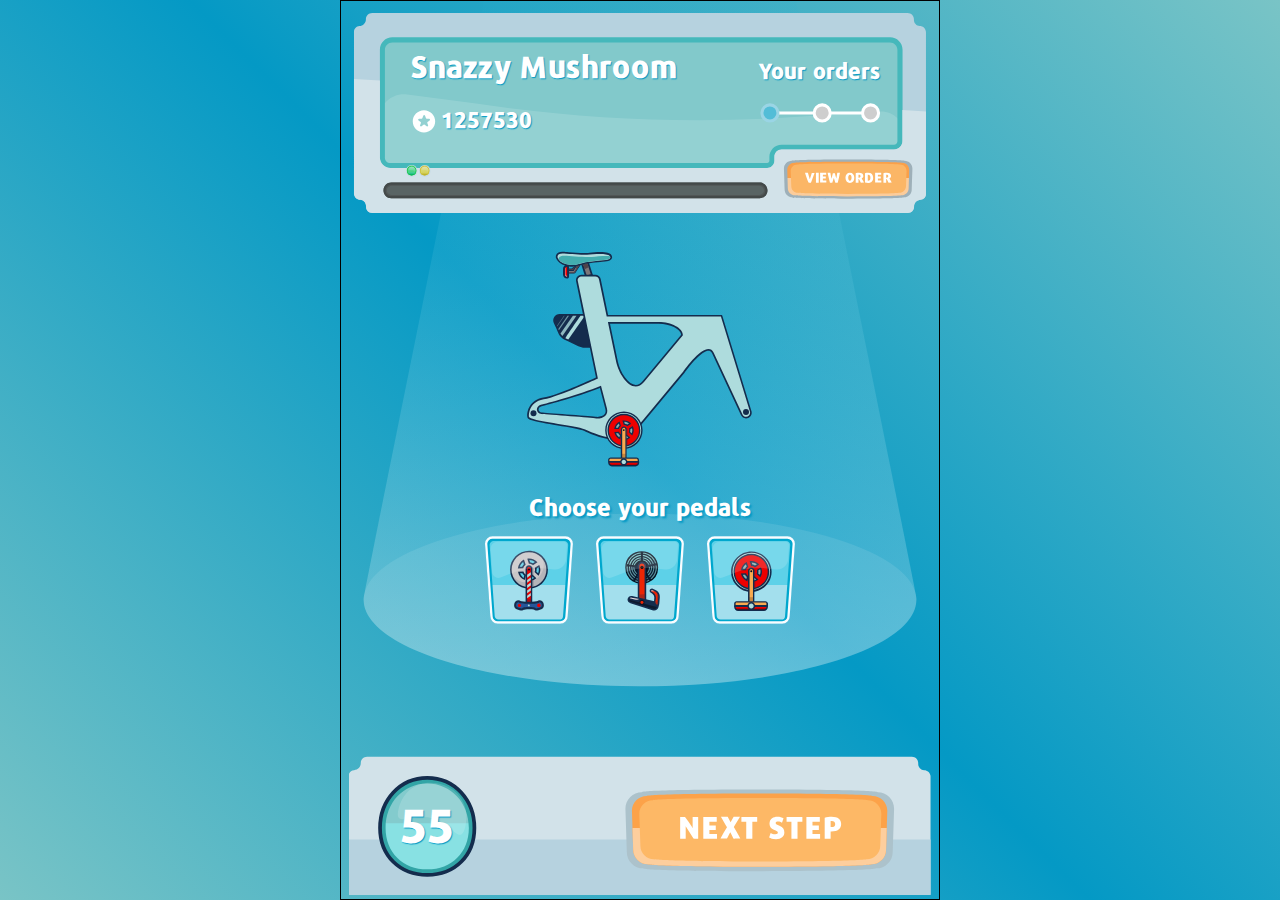
<file: pedals.html>
<!DOCTYPE html>
<html lang="en">
<head>
    <meta charset="UTF-8">
    <meta http-equiv="X-UA-Compatible" content="IE=edge">
    <meta name="viewport" content="width=device-width, initial-scale=1.0">
    <link rel="stylesheet" href="assets/style/summit-22-style.css">
    <title>Red Hat Summit: Bike factory</title>
</head>
<body>  
    <div id="game-wrapper">
        <header class="header-area" role="header">
            <svg version="1.1" id="header-banner" xmlns="http://www.w3.org/2000/svg" x="0" y="0" viewBox="0 0 420 150" style="enable-background:new 0 0 420 150" xml:space="preserve"><style>.lightBorder{fill:#c5d9e5}.gradient1{enable-background:new}.opac1{opacity:.15}.lightGloss{fill:#d5eaef}
                .lightFill{fill:#fff}.textBox{fill:none}</style><path d="M297.3 124.8H33c-6.3 0-11.4-6.3-11.4-14.2V30.1c0-7.6 5-13.8 11.1-13.8h355.8c6.1 0 11.1 6.2 11.1 13.8V96c0 5.9-3.8 10.7-8.6 10.7l-77.5.4c-4.5 0-8.1 4.5-8.1 10.1v-2.4c0 5.5-3.6 10-8.1 10z" style="fill:#82c9cb"/><path d="M311.3 109.3v3.8c0 3.1-2.5 5.6-5.6 5.6l-277.1.9c-3.6 0-6.6-2.9-6.6-6.6V79c0-10.7 9.5-18.9 20.1-17.3L90.4 68c80.1 12.2 161.4 15.3 242.3 9.3l50.2-3.2c9.6-.7 17.7 6.8 17.7 16.4v11.3c0 2.1-1.7 3.7-3.7 3.7-15 .1-67-.5-81.6-.2-2.2.1-4 1.8-4 4z" style="opacity:.15;fill:#faffff;enable-background:new"/><path d="M301.8 118.4h-272c-6.1 0-11.1-5-11.1-11.1V29.5c0-6.9 5.6-12.6 12.6-12.6h359.2c6.9 0 12.6 5.6 12.6 12.6v65.9c0 5.4-4.4 9.7-9.7 9.7h-81.1c-.9 0-1.6.7-1.6 1.6v2.9c-.1 4.8-4 8.8-8.9 8.8zM31.3 24.1c-3 0-5.4 2.4-5.4 5.4v77.8c0 2.1 1.7 3.9 3.9 3.9h272c.9 0 1.6-.7 1.6-1.6v-2.9c0-4.8 3.9-8.8 8.8-8.8h81.1c1.4 0 2.5-1.1 2.5-2.5V29.5c0-3-2.4-5.4-5.4-5.4H31.3z" style="fill:#45b8bb"/><path d="M416.3 16.1c-.3-2.2-2.1-3.8-4.4-3.8s-4.2-2.1-4.2-4.5v-.5c0-2.5-2-4.5-4.5-4.5H16.7c-2.5 0-4.5 2-4.5 4.5v.2c0 2.6-2.1 4.6-4.7 4.8-2.1.1-3.7 1.8-3.9 3.8v117.8h.1c.3 2.2 2.1 3.8 4.4 3.8s4.2 2.1 4.2 4.5v.5c0 2.5 2 4.5 4.5 4.5h386.5c2.5 0 4.5-2 4.5-4.5v-.2c0-2.6 2.1-4.6 4.7-4.8 2.1-.1 3.7-1.8 3.9-3.8V16.7l-.1-.6zm-394 91.2V29.4c0-5 4-9 9-9h359.2c5 0 9 4 9 9v65.9c0 3.4-2.7 6.1-6.1 6.1h-81.1c-2.9 0-5.2 2.3-5.2 5.2v2.9c0 2.9-2.3 5.2-5.2 5.2h-272c-4.3.1-7.6-3.3-7.6-7.4z" style="fill:#b6d2df"/><path d="M416.4 73.9v60c-.2 2.1-1.8 3.7-3.9 3.8-2.6.2-4.7 2.2-4.7 4.8v.2c0 2.5-2 4.5-4.5 4.5H16.8c-2.5 0-4.5-2-4.5-4.5v-.5c0-2.3-1.9-4.5-4.2-4.5-2.2 0-4.1-1.7-4.4-3.8h-.1V50.6l18.7 1v55.6c0 4.1 3.4 7.5 7.5 7.5h272c2.9 0 5.2-2.3 5.2-5.2v-2.9c0-2.9 2.3-5.2 5.2-5.2h81.1c3.4 0 6.1-2.7 6.1-6.1V72.9l17 1z" style="fill:#d2e2e9"/><g id="greenLight"><path class="lightBorder" d="M49.4 116.9c0-2.4-1.7-4.4-4.1-4.4-2.4 0-4.2 2-4.2 4.4s1.7 4.1 4.2 4.1c2.3 0 4.1-1.7 4.1-4.1z"/><g class="gradient1"><linearGradient id="SVGID_1_" gradientUnits="userSpaceOnUse" x1="45.2" y1="83.836" x2="45.2" y2="90.403" gradientTransform="matrix(1 0 0 -1 0 204)"><stop offset=".027" style="stop-color:#05c66b"/><stop offset=".106" style="stop-color:#19ca73"/><stop offset=".234" style="stop-color:#35cf7d"/><stop offset=".347" style="stop-color:#45d284"/><stop offset=".433" style="stop-color:#4bd386"/><stop offset=".546" style="stop-color:#53d58c"/><stop offset=".723" style="stop-color:#6ad99e"/><stop offset=".941" style="stop-color:#8fe1ba"/><stop offset=".991" style="stop-color:#98e3c1"/></linearGradient><path d="M48.6 116.8c0-2-1.4-3.6-3.4-3.6s-3.4 1.6-3.4 3.6 1.4 3.4 3.4 3.4 3.4-1.4 3.4-3.4z" style="fill:url(#SVGID_1_)"/></g><path d="M45.2 113.6c1.7 0 3 1.4 3 3.2 0 1.8-1.2 3-3 3s-3-1.2-3-3 1.3-3.2 3-3.2m0-.4c-2 0-3.4 1.6-3.4 3.6s1.4 3.4 3.4 3.4 3.4-1.4 3.4-3.4-1.4-3.6-3.4-3.6z" style="fill:#08c632" class="gradient1"/><g class="opac1"><path class="lightGloss" d="M48 116.8c.4-1.4-.4-2.7-1.8-3.1-1.4-.4-2.6.3-3 1.8-.4 1.4 1 .3 2.4.7 1.4.3 2 2 2.4.6z"/></g><g class="gradient1"><linearGradient id="SVGID_00000171693081049582321750000005350248220513338811_" gradientUnits="userSpaceOnUse" x1="45.149" y1="84.254" x2="45.197" y2="86.495" gradientTransform="matrix(1 0 0 -1 0 204)"><stop offset="0" style="stop-color:#02a651"/><stop offset="1" style="stop-color:#49d5e9;stop-opacity:0"/></linearGradient><path style="fill:url(#SVGID_00000171693081049582321750000005350248220513338811_)" d="M42.4 117.3c.2 1.4 1.3 2.4 2.8 2.4s2.6-.9 2.8-2.3l-5.6-.1z"/></g></g><g id="yellowLight"><path class="lightBorder" d="M58.8 116.9c0-2.4-1.7-4.4-4.1-4.4s-4.2 2-4.2 4.4 1.7 4.1 4.2 4.1 4.1-1.7 4.1-4.1z"/><g class="gradient1"><linearGradient id="SVGID_00000051342026070840443270000018057511591282305455_" gradientUnits="userSpaceOnUse" x1="54.6" y1="83.836" x2="54.6" y2="90.403" gradientTransform="matrix(1 0 0 -1 0 204)"><stop offset=".027" style="stop-color:#cabd25"/><stop offset=".087" style="stop-color:#cdc233"/><stop offset=".222" style="stop-color:#d2cd4f"/><stop offset=".342" style="stop-color:#d5d35f"/><stop offset=".433" style="stop-color:#d6d565"/><stop offset=".566" style="stop-color:#d8d76d"/><stop offset=".775" style="stop-color:#dedb84"/><stop offset=".991" style="stop-color:#e5e1a2"/></linearGradient><path style="fill:url(#SVGID_00000051342026070840443270000018057511591282305455_)" d="M58 116.8c0-2-1.4-3.6-3.4-3.6s-3.4 1.6-3.4 3.6 1.4 3.4 3.4 3.4 3.4-1.4 3.4-3.4z"/></g><path d="M54.6 113.6c1.7 0 3 1.4 3 3.2 0 1.8-1.2 3-3 3s-3-1.2-3-3 1.3-3.2 3-3.2m0-.4c-2 0-3.4 1.6-3.4 3.6s1.4 3.4 3.4 3.4 3.4-1.4 3.4-3.4-1.4-3.6-3.4-3.6z" style="fill:#cab924" class="gradient1"/><g class="opac1"><path class="lightGloss" d="M57.4 116.8c.4-1.4-.4-2.7-1.8-3.1-1.4-.4-2.6.3-3 1.8-.4 1.4 1 .3 2.4.7 1.4.3 2 2 2.4.6z"/></g><g class="gradient1"><linearGradient id="SVGID_00000174576903000750547220000007998817428045490561_" gradientUnits="userSpaceOnUse" x1="54.549" y1="84.254" x2="54.597" y2="86.496" gradientTransform="matrix(1 0 0 -1 0 204)"><stop offset="0" style="stop-color:#a9a225"/><stop offset="1" style="stop-color:#e8e066;stop-opacity:0"/></linearGradient><path style="fill:url(#SVGID_00000174576903000750547220000007998817428045490561_)" d="M51.8 117.3c.2 1.4 1.3 2.4 2.8 2.4s2.6-.9 2.8-2.3l-5.6-.1z"/></g></g><g id="progressBar"><path id="connector" style="fill:none;stroke:#fff;stroke-width:2.1995;stroke-miterlimit:10" d="M308.8 75.1H375"/><circle id="BikeThree" class="progress" cx="376.4" cy="75" r="5.8"/><circle id="bikeTwo" class="progress" cx="341.5" cy="75" r="5.8"/><circle id="bikeOne" class="progressDone" cx="303.8" cy="75" r="5.8"/></g><path id="starIcon" class="lightFill" d="M54.1 73c-4.5 0-8.1 3.6-8.1 8.1s3.6 8.1 8.1 8.1 8.1-3.6 8.1-8.1-3.6-8.1-8.1-8.1zm4.1 7.4-1.5 1.1c-.2.2-.3.5-.2.7l.6 1.7c.2.6-.5 1.1-1 .7l-1.5-1.1c-.2-.2-.5-.2-.8 0l-1.5 1.1c-.5.4-1.2-.1-1-.7l.6-1.7c.1-.3 0-.6-.2-.7l-1.5-1.1c-.5-.4-.3-1.2.4-1.2h1.8c.3 0 .5-.2.6-.5l.6-1.7c.2-.6 1.1-.6 1.3 0l.6 1.7c.1.3.3.5.6.5h1.8c.5 0 .8.8.3 1.2z"/><path class="textBox" d="M44.5 35.4H238v21.9H44.5z"/><text transform="translate(44.545 49.464)" class="lightFill  bikeFont headerUser" >Snazzy Mushroom</text><path class="textBox" d="M66.5 74.4H199V89H66.5z"/><text transform="translate(66.545 86.124)" class="lightFill  bikeFont headerPoints" >1257530</text><path class="textBox" d="M295.5 39.4H392V54h-96.5z"/><text transform="translate(295.545 50.344)" class="lightFill bikeFont headerPoints">Your orders</text><g id="ticketFeed"><path d="M296.4 136.5H30.5c-3.1 0-5.6-2.5-5.6-5.6 0-3.1 2.5-5.6 5.6-5.6h265.9c3.1 0 5.6 2.5 5.6 5.6 0 3.1-2.5 5.6-5.6 5.6z" style="fill:#596464"/><path d="M295.4 127.6c2.2 0 4.1 1.5 4.1 3.3 0 1.8-1.8 3.3-4.1 3.3h-264c-2.2 0-4.1-1.5-4.1-3.3s1.8-3.3 4.1-3.3h264m0-1.2h-264c-3.1 0-5.6 2-5.6 4.5s2.5 4.5 5.6 4.5h264c3.1 0 5.6-2 5.6-4.5s-2.5-4.5-5.6-4.5z" style="fill:#515656"/><path d="M296.4 126.8c2.3 0 4.1 1.8 4.1 4.1s-1.8 4.1-4.1 4.1H30.5c-2.3 0-4.1-1.8-4.1-4.1s1.8-4.1 4.1-4.1h265.9m0-1.5H30.5c-3.1 0-5.6 2.5-5.6 5.6s2.5 5.6 5.6 5.6h265.9c3.1 0 5.6-2.5 5.6-5.6s-2.5-5.6-5.6-5.6z" style="fill:#434949"/></g>
                              <a xlink:href="https://google.ca" alt="View orders"><g id="BUTTON"><path d="M400.5 135.9s.2 1-41.1 1-39.3-1-39.3-1c-3.1 0-5.7-2.6-5.7-5.7l-.5-14.9c0-3.1 2.6-5.7 5.7-5.7 0 0-3.1-1 40.3-1s41 1 41 1c3.1 0 5.7 2.6 5.7 5.7l-.5 14.9c.1 3.2-2.5 5.7-5.6 5.7z" style="fill:#abc0c9"/><path d="M400.5 135.9s.2 1-41.1 1-39.3-1-39.3-1c-3.1 0-5.7-2.6-5.7-5.7l-.5-14.9c0-3.1 2.6-5.7 5.7-5.7 0 0-3.1-1 40.3-1s41 1 41 1c3.1 0 5.7 2.6 5.7 5.7l-.5 14.9c.1 3.2-2.5 5.7-5.6 5.7z" style="fill:#5a5a5b" class="opac1"/><linearGradient id="SVGID_00000058578613086192483710000010175557902644535977_" gradientUnits="userSpaceOnUse" x1="360.351" y1="70.226" x2="360.285" y2="93.09" gradientTransform="matrix(1 0 0 -1 0 204)"><stop offset=".522" style="stop-color:#fbcc9b"/><stop offset=".523" style="stop-color:#fbbd80"/><stop offset=".523" style="stop-color:#fab068"/><stop offset=".524" style="stop-color:#faa757"/><stop offset=".525" style="stop-color:#faa24c"/><stop offset=".525" style="stop-color:#faa049"/></linearGradient><path style="fill:url(#SVGID_00000058578613086192483710000010175557902644535977_)" d="M398.8 134.5s-2 .8-38.9.8-38.1-.8-38.1-.8c-2.8 0-5.1-2.3-5.1-5.1l-.4-13.3c0-2.8 2.3-5.1 5.1-5.1 0 0 .3-.8 39-.8s38.8.8 38.8.8c2.8 0 5.1 2.3 5.1 5.1l-.4 13.3c0 2.8-2.3 5.1-5.1 5.1z"/><path d="M397.2 132.7s-3.3.8-37.2.8-36.1-.8-36.1-.8c-2.6 0-4.7-2.1-4.7-4.7l-.4-11c0-2.6 2.1-4.7 4.7-4.7 0 0 1.2-.8 37-.8s37.2.8 37.2.8c2.6 0 4.7 2.1 4.7 4.7l-.4 11c-.1 2.6-2.2 4.7-4.8 4.7z" style="fill:#fbb666"/><g class="gradient1"><path class="lightFill" d="M333.4 125.4h-1.2l-.6-.1c-.9-2.2-1.8-4.8-2.5-7.1h2.1c.3 1.1.6 2.3 1 3.4.1.5.2.9.4 1.2.1-.2.2-.8.4-1.2.3-1.1.7-2.3 1-3.3h2c-.8 2.2-1.7 4.8-2.6 7.1zM337 125.4v-7.2h2v7.2h-2zM340 125.4v-7.2h4.4v1.5H342v1.2h2.1v1.5H342v1.3h2.5v1.5H340v.2zM352.7 125.4H351c-.3-.9-.6-1.9-.9-2.9-.1-.3-.1-.6-.2-.7 0 .1-.1.4-.2.7-.3 1-.6 2-.9 2.9h-1.7c-.6-2.3-1.2-4.7-1.7-7.2h2c.2 1.2.4 2.2.6 3.3.1.4.1.8.2 1 0-.1.1-.5.2-.8.3-1 .5-2.1.8-3.2h1.5c.2 1 .5 2.1.8 3.1.1.3.2.7.2.8 0-.1.1-.4.1-.7.2-1.1.4-2.4.6-3.6h1.9c-.4 2.6-1 5-1.6 7.3zM361.5 125.5c-2 0-3.2-1.5-3.2-3.7s1.2-3.7 3.2-3.7 3.2 1.5 3.2 3.7c0 2.3-1.2 3.7-3.2 3.7zm0-5.8c-.8 0-1.2 1-1.2 2.1s.4 2.1 1.2 2.1 1.2-1 1.2-2.1-.3-2.1-1.2-2.1zM369.4 125.4c-.5-.9-.9-1.9-1.4-2.7h-.3v2.7h-2v-6.9c.7-.2 1.5-.3 2.3-.3 2.1 0 3.2.8 3.2 2.3 0 .8-.5 1.5-1.2 1.8.6.8 1.2 2 1.7 3l-2.3.1zm-1.2-5.8c-.2 0-.4 0-.5.1v2h.5c.5 0 1-.4 1-1-.1-.9-.6-1.1-1-1.1zM374.6 125.5c-.7 0-1.5-.1-2.2-.3v-6.7c.7-.2 1.5-.3 2.2-.3 2.5 0 3.7 1.4 3.7 3.7 0 2.1-1.2 3.6-3.7 3.6zm.1-5.8h-.3v4.2h.3c1.1 0 1.6-.6 1.6-2.1s-.5-2.1-1.6-2.1zM379.7 125.4v-7.2h4.4v1.5h-2.4v1.2h2.1v1.5h-2.1v1.3h2.5v1.5h-4.5v.2zM389.4 125.4c-.5-.9-.9-1.9-1.4-2.7h-.3v2.7h-2v-6.9c.7-.2 1.5-.3 2.3-.3 2.1 0 3.2.8 3.2 2.3 0 .8-.5 1.5-1.2 1.8.6.8 1.2 2 1.7 3l-2.3.1zm-1.2-5.8c-.2 0-.4 0-.5.1v2h.5c.5 0 1-.4 1-1-.1-.9-.5-1.1-1-1.1z"/>
              </g></a>
              </g>
              </svg>   
            
        </header>
        <!-- <div id="ticket">
            <h2>Your orders < 1 / 3 ></h2>
            <img src="assets/img/eBike.svg" alt="eBike">
            <h3>eRider by eBike</h3>
            <ul class="ticket-info">
                <li class="ticket-item">AWS Factory Order 4503</li>
                <li class="ticket-item">Built by  Snazzy Mushroom</li>
                <li class="ticket-item">On 05-11-2022</li>
                <li class="ticket-item">Order 1 of 3</li>
            </ul>
        </div> -->
        <div id="bike-assembly-wrapper">
            
            <!-- BIKE FRAME DROP -->
            <div class="bikeFrame bikeFrame-Tri"></div>
            
            <!-- BIKE WHEELS DROP -->
            <!-- <div class="bikeWheels bikeWheels-loRider bikeWheels-loRiderRear--Tri"></div>
            
            <div class="bikeWheels bikeWheels-Tri bikeWheels-TriFront--Tri"></div> -->
            
            <!-- BIKE HANDLES DROP -->            
            <!-- <div class="bikeHandles bikeHandles-loRider bikeHandles-loRider--Tri"></div> -->
            
            <!-- BIKE SEAT DROP -->
            <div class="bikeSeat bikeSeat-eBike bikeSeat-eBike--Tri"></div>
            
            <!-- BIKE PEDALS DROP -->
            <div class="bikePedals bikePedals-wagon bikePedals-wagon--Tri"></div>

        </div>
        <div class="bike-parts-wrapper">
            <h2>Choose your pedals</h2>
            <ul class="bikePart-carousel">
                <li id="cardPedal-loRider"><a href=""><img src="assets/img/card-pedals/cardPedals-loRider.svg" alt="Pedals low rider bike"/></a></li>
                <li id="cardPedals-Tri"><a href=""><img src="assets/img/card-pedals/cardPedals-Tri.svg" alt="Pedals Triathlon bike"/></a></li>
                <li id="cardSeat-wagon"><a href=""><img src="assets/img/card-pedals/cardPedals-wagon.svg" alt="Pedals wagon bike"/></a></li>
                <!-- <li id="cardPedal-eBike"><a href=""><img src="assets/img/cardPedals-eBike.svg" alt="Pedals eBike bike"/></a></li>
                <li id="cardPedal-Road"><a href=""><img src="assets/img/cardPedals-Road.svg" alt="Pedals road bike"/></a></li>     -->
            </ul>
        </div>
        
        <footer id="footer-wrapper">
            <svg version="1.1" id="footerBanner" xmlns="http://www.w3.org/2000/svg" x="0" y="0" viewBox="0 0 420 100" style="enable-background:new 0 0 420 100" xml:space="preserve"><style>.textBlock1{enable-background:new}.textColor{fill:#fff}</style><g id="footerBackground"><path d="M419.7 100.2V14.1h-.1c-.3-2.2-2.2-3.9-4.5-3.9-2.4 0-4.3-2.2-4.3-4.5v-.6c0-2.5-2-4.5-4.5-4.5H13c-2.5 0-4.5 2-4.5 4.5v.2c0 2.7-2.1 4.7-4.8 4.9-2.1.1-3.8 1.8-4 3.9v86.2l420-.1z" style="fill:#d2e2e9"/><path style="fill:#b6d2df" d="M-.3 60.2h420v40.1H-.3z"/></g>
                <a xlink:href="handles.html" alt="View orders"><g id="nextButton">
                <path id="buttonShade" d="M380.5 81.1s.4 2-85.9 2-82.2-2-82.2-2c-6.6 0-11.9-5.4-11.9-11.9l-1-31.2c0-6.6 5.4-11.9 11.9-11.9 0 0-6.5-2 84.3-2s85.8 2 85.8 2c6.6 0 11.9 5.4 11.9 11.9l-1 31.2c0 6.5-5.3 11.9-11.9 11.9z" style="fill:#acc2cb"/><path id="buttonDark" d="m388.5 39.6-.4 12.3-.5 15.5c.1 5.9-4.7 10.7-10.6 10.7 0 0-4.3 1.8-81.4 1.8s-79.8-1.8-79.8-1.8c-5.9 0-10.7-4.8-10.7-10.7l-.5-15.5-.4-12.3c0-5.9 4.8-10.7 10.7-10.7 0 0 .6-1.8 81.7-1.8s81.2 1.8 81.2 1.8c5.9 0 10.7 4.8 10.7 10.7z" style="fill:#fca249"/><path id="buttonLight" d="m388.1 51.9-.5 15.5c.1 5.9-4.7 10.7-10.6 10.7 0 0-4.3 1.8-81.4 1.8s-79.8-1.8-79.8-1.8c-5.9 0-10.7-4.8-10.7-10.7l-.5-15.5h183.5z" style="fill:#fdce9d"/><path id="buttonMain" d="M373.6 74.5s-6.8 1.6-77.9 1.6-75.6-1.6-75.6-1.6c-5.4 0-9.8-4.4-9.8-9.8l-.8-23c0-5.4 4.4-9.8 9.8-9.8 0 0 2.6-1.6 77.3-1.6s77.8 1.6 77.8 1.6c5.4 0 9.8 4.4 9.8 9.8l-.8 23c0 5.3-4.4 9.8-9.8 9.8z" style="fill:#fdb866"/><g id="nextText" class="textBlock1"><path class="textColor" d="m249.5 59.7-.9-.2c-1.4-2.4-3.1-5-4.7-7.4-.4-.5-.8-1.4-.9-1.4v9h-4V44h3.5c1.5 1.9 3.1 4.2 4.6 6.5.4.6.7 1.2.9 1.4V44h4v15.8h-2.5zM255.7 59.7V44h9.7v3.4h-5.3v2.7h4.6v3.3h-4.6v2.9h5.5v3.4h-9.9zM278.4 59.7c-.4-.1-.7-.1-1-.2-.6-1.4-1.4-3-2.2-4.5-.8 1.4-1.8 3.4-2.4 4.6h-4.7c1.5-2.8 3-5.4 4.7-8.1-1.4-2.4-3.1-5.3-4.4-7.7h4.9l2.1 4.1c.7-1.4 1.5-2.8 2.2-4.1h4.6l-4.5 7.4c1.8 2.9 3.4 5.8 4.7 8.4h-4zM291.1 47.4v12.4h-4.4V47.4h-3.5V44h11.4v3.4h-3.5zM308.2 60c-2.4 0-4-.6-5-1.2.4-1.1.7-2.2 1.1-3.3.8.5 2 1 3.4 1 1.3 0 1.8-.5 1.8-1.2 0-.9-.8-1.3-2.9-2.1-2-.9-3.1-2.3-3.1-4.2 0-.4 0-.8.1-1.2.4-2.3 2.5-3.9 5.5-3.9 1.9 0 3.5.5 4.5 1.1l-1.1 3.1c-.8-.4-1.8-.8-2.9-.8-1.1 0-1.7.4-1.7 1.1 0 .9 1 1.3 2.8 2 2.6 1.2 3.5 2.6 3.5 4.8 0 2.8-2.2 4.8-6 4.8zM323.7 47.4v12.4h-4.4V47.4h-3.5V44h11.4v3.4h-3.5zM330.1 59.7V44h9.7v3.4h-5.3v2.7h4.6v3.3h-4.6v2.9h5.5v3.4h-9.9zM348.1 54.5h-.5v5.3h-4.3V44.5c1.5-.5 3.4-.7 5-.7 4.7 0 6.9 2 6.9 5.3-.1 3.5-2.4 5.4-7.1 5.4zm.3-7.6c-.3 0-.6 0-.8.1v4.3h.5c1.9 0 2.8-.5 2.8-2.2-.1-1.6-.9-2.2-2.5-2.2z"/></g></g></a>
                <g id="timerIcon"><path d="M90.4 51.9c0-19.9-14.1-36.1-34-36.1s-34 16.1-34 36 14.1 33.9 34 33.9 34-13.9 34-33.8z" style="fill:#83cbcd"/><path d="M90.4 51.9c0 19.9-14.1 33.8-34 33.8s-34-14-34-33.9c0-1.1 0-2.1.1-3.2h67.8c.1 1.2.1 2.2.1 3.3z" style="fill:#88e1e3"/><path d="M56.5 19.8c17.1 0 30 13.8 30 32.1 0 17.6-12.3 29.9-30 29.9S26.4 69.5 26.4 51.9c0-18.3 12.9-32.1 30.1-32.1m0-3.9c-19.9 0-34 16.1-34 36s14.1 33.9 34 33.9 34-13.9 34-33.9-14.1-36-34-36z" style="fill:#32a5a6" class="textBlock1"/><path d="M90.5 51.9c0-19.9-14.1-36.1-34-36.1S22.4 32 22.4 51.9s14.1 33.9 34.1 33.9 34-14 34-33.9z" style="fill:none;stroke:#142c4d;stroke-width:2.6867;stroke-miterlimit:10"/><path class="textColor" d="M83.9 51.2c3.7-14.3-3.7-27.3-18-31S39.5 23.6 35.8 38s10 3.2 24.4 6.9 20 20.6 23.7 6.3z" style="opacity:.16"/></g><path style="fill:none" d="M34.6 35.7h43.7V65H34.6z"/><text transform="translate(37.165 62.236)" class="textColor bikeFont" style="font-size:34px; font-family:'Repo-Black'">55</text></svg>
        </footer>
    </div>
</body>
</html>
</file>
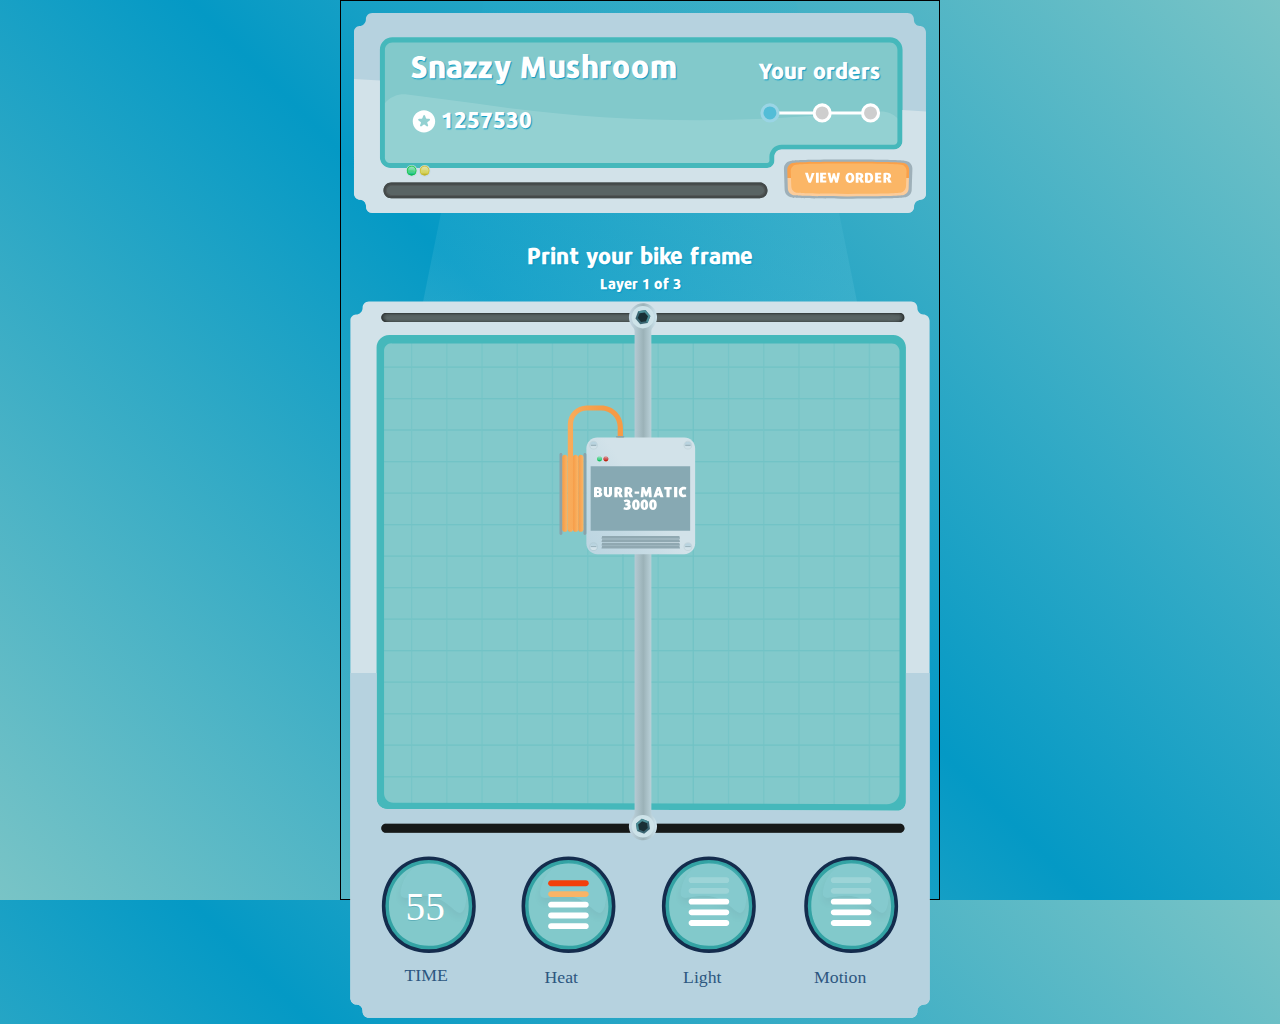
<file: printerCopy.html>
<!DOCTYPE html>
<html lang="en">
<head>
    <meta charset="UTF-8">
    <meta http-equiv="X-UA-Compatible" content="IE=edge">
    <meta name="viewport" content="width=device-width, initial-scale=1.0">
    <link rel="stylesheet" href="assets/style/summit-22-style.css">
    <title>Red Hat Summit: Printing</title>
</head>
<body>  
    <div id="game-wrapper">
        <header class="header-area" role="header">
            <svg version="1.1" id="header-banner" xmlns="http://www.w3.org/2000/svg" x="0" y="0" viewBox="0 0 420 150" style="enable-background:new 0 0 420 150" xml:space="preserve"><style>.lightBorder{fill:#c5d9e5}.gradient1{enable-background:new}.opac1{opacity:.15}.lightGloss{fill:#d5eaef}
                .lightFill{fill:#fff}.textBox{fill:none}</style><path d="M297.3 124.8H33c-6.3 0-11.4-6.3-11.4-14.2V30.1c0-7.6 5-13.8 11.1-13.8h355.8c6.1 0 11.1 6.2 11.1 13.8V96c0 5.9-3.8 10.7-8.6 10.7l-77.5.4c-4.5 0-8.1 4.5-8.1 10.1v-2.4c0 5.5-3.6 10-8.1 10z" style="fill:#82c9cb"/><path d="M311.3 109.3v3.8c0 3.1-2.5 5.6-5.6 5.6l-277.1.9c-3.6 0-6.6-2.9-6.6-6.6V79c0-10.7 9.5-18.9 20.1-17.3L90.4 68c80.1 12.2 161.4 15.3 242.3 9.3l50.2-3.2c9.6-.7 17.7 6.8 17.7 16.4v11.3c0 2.1-1.7 3.7-3.7 3.7-15 .1-67-.5-81.6-.2-2.2.1-4 1.8-4 4z" style="opacity:.15;fill:#faffff;enable-background:new"/><path d="M301.8 118.4h-272c-6.1 0-11.1-5-11.1-11.1V29.5c0-6.9 5.6-12.6 12.6-12.6h359.2c6.9 0 12.6 5.6 12.6 12.6v65.9c0 5.4-4.4 9.7-9.7 9.7h-81.1c-.9 0-1.6.7-1.6 1.6v2.9c-.1 4.8-4 8.8-8.9 8.8zM31.3 24.1c-3 0-5.4 2.4-5.4 5.4v77.8c0 2.1 1.7 3.9 3.9 3.9h272c.9 0 1.6-.7 1.6-1.6v-2.9c0-4.8 3.9-8.8 8.8-8.8h81.1c1.4 0 2.5-1.1 2.5-2.5V29.5c0-3-2.4-5.4-5.4-5.4H31.3z" style="fill:#45b8bb"/><path d="M416.3 16.1c-.3-2.2-2.1-3.8-4.4-3.8s-4.2-2.1-4.2-4.5v-.5c0-2.5-2-4.5-4.5-4.5H16.7c-2.5 0-4.5 2-4.5 4.5v.2c0 2.6-2.1 4.6-4.7 4.8-2.1.1-3.7 1.8-3.9 3.8v117.8h.1c.3 2.2 2.1 3.8 4.4 3.8s4.2 2.1 4.2 4.5v.5c0 2.5 2 4.5 4.5 4.5h386.5c2.5 0 4.5-2 4.5-4.5v-.2c0-2.6 2.1-4.6 4.7-4.8 2.1-.1 3.7-1.8 3.9-3.8V16.7l-.1-.6zm-394 91.2V29.4c0-5 4-9 9-9h359.2c5 0 9 4 9 9v65.9c0 3.4-2.7 6.1-6.1 6.1h-81.1c-2.9 0-5.2 2.3-5.2 5.2v2.9c0 2.9-2.3 5.2-5.2 5.2h-272c-4.3.1-7.6-3.3-7.6-7.4z" style="fill:#b6d2df"/><path d="M416.4 73.9v60c-.2 2.1-1.8 3.7-3.9 3.8-2.6.2-4.7 2.2-4.7 4.8v.2c0 2.5-2 4.5-4.5 4.5H16.8c-2.5 0-4.5-2-4.5-4.5v-.5c0-2.3-1.9-4.5-4.2-4.5-2.2 0-4.1-1.7-4.4-3.8h-.1V50.6l18.7 1v55.6c0 4.1 3.4 7.5 7.5 7.5h272c2.9 0 5.2-2.3 5.2-5.2v-2.9c0-2.9 2.3-5.2 5.2-5.2h81.1c3.4 0 6.1-2.7 6.1-6.1V72.9l17 1z" style="fill:#d2e2e9"/><g id="greenLight"><path class="lightBorder" d="M49.4 116.9c0-2.4-1.7-4.4-4.1-4.4-2.4 0-4.2 2-4.2 4.4s1.7 4.1 4.2 4.1c2.3 0 4.1-1.7 4.1-4.1z"/><g class="gradient1"><linearGradient id="SVGID_1_" gradientUnits="userSpaceOnUse" x1="45.2" y1="83.836" x2="45.2" y2="90.403" gradientTransform="matrix(1 0 0 -1 0 204)"><stop offset=".027" style="stop-color:#05c66b"/><stop offset=".106" style="stop-color:#19ca73"/><stop offset=".234" style="stop-color:#35cf7d"/><stop offset=".347" style="stop-color:#45d284"/><stop offset=".433" style="stop-color:#4bd386"/><stop offset=".546" style="stop-color:#53d58c"/><stop offset=".723" style="stop-color:#6ad99e"/><stop offset=".941" style="stop-color:#8fe1ba"/><stop offset=".991" style="stop-color:#98e3c1"/></linearGradient><path d="M48.6 116.8c0-2-1.4-3.6-3.4-3.6s-3.4 1.6-3.4 3.6 1.4 3.4 3.4 3.4 3.4-1.4 3.4-3.4z" style="fill:url(#SVGID_1_)"/></g><path d="M45.2 113.6c1.7 0 3 1.4 3 3.2 0 1.8-1.2 3-3 3s-3-1.2-3-3 1.3-3.2 3-3.2m0-.4c-2 0-3.4 1.6-3.4 3.6s1.4 3.4 3.4 3.4 3.4-1.4 3.4-3.4-1.4-3.6-3.4-3.6z" style="fill:#08c632" class="gradient1"/><g class="opac1"><path class="lightGloss" d="M48 116.8c.4-1.4-.4-2.7-1.8-3.1-1.4-.4-2.6.3-3 1.8-.4 1.4 1 .3 2.4.7 1.4.3 2 2 2.4.6z"/></g><g class="gradient1"><linearGradient id="SVGID_00000171693081049582321750000005350248220513338811_" gradientUnits="userSpaceOnUse" x1="45.149" y1="84.254" x2="45.197" y2="86.495" gradientTransform="matrix(1 0 0 -1 0 204)"><stop offset="0" style="stop-color:#02a651"/><stop offset="1" style="stop-color:#49d5e9;stop-opacity:0"/></linearGradient><path style="fill:url(#SVGID_00000171693081049582321750000005350248220513338811_)" d="M42.4 117.3c.2 1.4 1.3 2.4 2.8 2.4s2.6-.9 2.8-2.3l-5.6-.1z"/></g></g><g id="yellowLight"><path class="lightBorder" d="M58.8 116.9c0-2.4-1.7-4.4-4.1-4.4s-4.2 2-4.2 4.4 1.7 4.1 4.2 4.1 4.1-1.7 4.1-4.1z"/><g class="gradient1"><linearGradient id="SVGID_00000051342026070840443270000018057511591282305455_" gradientUnits="userSpaceOnUse" x1="54.6" y1="83.836" x2="54.6" y2="90.403" gradientTransform="matrix(1 0 0 -1 0 204)"><stop offset=".027" style="stop-color:#cabd25"/><stop offset=".087" style="stop-color:#cdc233"/><stop offset=".222" style="stop-color:#d2cd4f"/><stop offset=".342" style="stop-color:#d5d35f"/><stop offset=".433" style="stop-color:#d6d565"/><stop offset=".566" style="stop-color:#d8d76d"/><stop offset=".775" style="stop-color:#dedb84"/><stop offset=".991" style="stop-color:#e5e1a2"/></linearGradient><path style="fill:url(#SVGID_00000051342026070840443270000018057511591282305455_)" d="M58 116.8c0-2-1.4-3.6-3.4-3.6s-3.4 1.6-3.4 3.6 1.4 3.4 3.4 3.4 3.4-1.4 3.4-3.4z"/></g><path d="M54.6 113.6c1.7 0 3 1.4 3 3.2 0 1.8-1.2 3-3 3s-3-1.2-3-3 1.3-3.2 3-3.2m0-.4c-2 0-3.4 1.6-3.4 3.6s1.4 3.4 3.4 3.4 3.4-1.4 3.4-3.4-1.4-3.6-3.4-3.6z" style="fill:#cab924" class="gradient1"/><g class="opac1"><path class="lightGloss" d="M57.4 116.8c.4-1.4-.4-2.7-1.8-3.1-1.4-.4-2.6.3-3 1.8-.4 1.4 1 .3 2.4.7 1.4.3 2 2 2.4.6z"/></g><g class="gradient1"><linearGradient id="SVGID_00000174576903000750547220000007998817428045490561_" gradientUnits="userSpaceOnUse" x1="54.549" y1="84.254" x2="54.597" y2="86.496" gradientTransform="matrix(1 0 0 -1 0 204)"><stop offset="0" style="stop-color:#a9a225"/><stop offset="1" style="stop-color:#e8e066;stop-opacity:0"/></linearGradient><path style="fill:url(#SVGID_00000174576903000750547220000007998817428045490561_)" d="M51.8 117.3c.2 1.4 1.3 2.4 2.8 2.4s2.6-.9 2.8-2.3l-5.6-.1z"/></g></g><g id="progressBar"><path id="connector" style="fill:none;stroke:#fff;stroke-width:2.1995;stroke-miterlimit:10" d="M308.8 75.1H375"/><circle id="BikeThree" class="progress" cx="376.4" cy="75" r="5.8"/><circle id="bikeTwo" class="progress" cx="341.5" cy="75" r="5.8"/><circle id="bikeOne" class="progressDone" cx="303.8" cy="75" r="5.8"/></g><path id="starIcon" class="lightFill" d="M54.1 73c-4.5 0-8.1 3.6-8.1 8.1s3.6 8.1 8.1 8.1 8.1-3.6 8.1-8.1-3.6-8.1-8.1-8.1zm4.1 7.4-1.5 1.1c-.2.2-.3.5-.2.7l.6 1.7c.2.6-.5 1.1-1 .7l-1.5-1.1c-.2-.2-.5-.2-.8 0l-1.5 1.1c-.5.4-1.2-.1-1-.7l.6-1.7c.1-.3 0-.6-.2-.7l-1.5-1.1c-.5-.4-.3-1.2.4-1.2h1.8c.3 0 .5-.2.6-.5l.6-1.7c.2-.6 1.1-.6 1.3 0l.6 1.7c.1.3.3.5.6.5h1.8c.5 0 .8.8.3 1.2z"/><path class="textBox" d="M44.5 35.4H238v21.9H44.5z"/><text transform="translate(44.545 49.464)" class="lightFill  bikeFont headerUser" >Snazzy Mushroom</text><path class="textBox" d="M66.5 74.4H199V89H66.5z"/><text transform="translate(66.545 86.124)" class="lightFill  bikeFont headerPoints" >1257530</text><path class="textBox" d="M295.5 39.4H392V54h-96.5z"/><text transform="translate(295.545 50.344)" class="lightFill bikeFont headerPoints">Your orders</text><g id="ticketFeed"><path d="M296.4 136.5H30.5c-3.1 0-5.6-2.5-5.6-5.6 0-3.1 2.5-5.6 5.6-5.6h265.9c3.1 0 5.6 2.5 5.6 5.6 0 3.1-2.5 5.6-5.6 5.6z" style="fill:#596464"/><path d="M295.4 127.6c2.2 0 4.1 1.5 4.1 3.3 0 1.8-1.8 3.3-4.1 3.3h-264c-2.2 0-4.1-1.5-4.1-3.3s1.8-3.3 4.1-3.3h264m0-1.2h-264c-3.1 0-5.6 2-5.6 4.5s2.5 4.5 5.6 4.5h264c3.1 0 5.6-2 5.6-4.5s-2.5-4.5-5.6-4.5z" style="fill:#515656"/><path d="M296.4 126.8c2.3 0 4.1 1.8 4.1 4.1s-1.8 4.1-4.1 4.1H30.5c-2.3 0-4.1-1.8-4.1-4.1s1.8-4.1 4.1-4.1h265.9m0-1.5H30.5c-3.1 0-5.6 2.5-5.6 5.6s2.5 5.6 5.6 5.6h265.9c3.1 0 5.6-2.5 5.6-5.6s-2.5-5.6-5.6-5.6z" style="fill:#434949"/></g>
                              <a xlink:href="https://google.ca" alt="View orders"><g id="BUTTON"><path d="M400.5 135.9s.2 1-41.1 1-39.3-1-39.3-1c-3.1 0-5.7-2.6-5.7-5.7l-.5-14.9c0-3.1 2.6-5.7 5.7-5.7 0 0-3.1-1 40.3-1s41 1 41 1c3.1 0 5.7 2.6 5.7 5.7l-.5 14.9c.1 3.2-2.5 5.7-5.6 5.7z" style="fill:#abc0c9"/><path d="M400.5 135.9s.2 1-41.1 1-39.3-1-39.3-1c-3.1 0-5.7-2.6-5.7-5.7l-.5-14.9c0-3.1 2.6-5.7 5.7-5.7 0 0-3.1-1 40.3-1s41 1 41 1c3.1 0 5.7 2.6 5.7 5.7l-.5 14.9c.1 3.2-2.5 5.7-5.6 5.7z" style="fill:#5a5a5b" class="opac1"/><linearGradient id="SVGID_00000058578613086192483710000010175557902644535977_" gradientUnits="userSpaceOnUse" x1="360.351" y1="70.226" x2="360.285" y2="93.09" gradientTransform="matrix(1 0 0 -1 0 204)"><stop offset=".522" style="stop-color:#fbcc9b"/><stop offset=".523" style="stop-color:#fbbd80"/><stop offset=".523" style="stop-color:#fab068"/><stop offset=".524" style="stop-color:#faa757"/><stop offset=".525" style="stop-color:#faa24c"/><stop offset=".525" style="stop-color:#faa049"/></linearGradient><path style="fill:url(#SVGID_00000058578613086192483710000010175557902644535977_)" d="M398.8 134.5s-2 .8-38.9.8-38.1-.8-38.1-.8c-2.8 0-5.1-2.3-5.1-5.1l-.4-13.3c0-2.8 2.3-5.1 5.1-5.1 0 0 .3-.8 39-.8s38.8.8 38.8.8c2.8 0 5.1 2.3 5.1 5.1l-.4 13.3c0 2.8-2.3 5.1-5.1 5.1z"/><path d="M397.2 132.7s-3.3.8-37.2.8-36.1-.8-36.1-.8c-2.6 0-4.7-2.1-4.7-4.7l-.4-11c0-2.6 2.1-4.7 4.7-4.7 0 0 1.2-.8 37-.8s37.2.8 37.2.8c2.6 0 4.7 2.1 4.7 4.7l-.4 11c-.1 2.6-2.2 4.7-4.8 4.7z" style="fill:#fbb666"/><g class="gradient1"><path class="lightFill" d="M333.4 125.4h-1.2l-.6-.1c-.9-2.2-1.8-4.8-2.5-7.1h2.1c.3 1.1.6 2.3 1 3.4.1.5.2.9.4 1.2.1-.2.2-.8.4-1.2.3-1.1.7-2.3 1-3.3h2c-.8 2.2-1.7 4.8-2.6 7.1zM337 125.4v-7.2h2v7.2h-2zM340 125.4v-7.2h4.4v1.5H342v1.2h2.1v1.5H342v1.3h2.5v1.5H340v.2zM352.7 125.4H351c-.3-.9-.6-1.9-.9-2.9-.1-.3-.1-.6-.2-.7 0 .1-.1.4-.2.7-.3 1-.6 2-.9 2.9h-1.7c-.6-2.3-1.2-4.7-1.7-7.2h2c.2 1.2.4 2.2.6 3.3.1.4.1.8.2 1 0-.1.1-.5.2-.8.3-1 .5-2.1.8-3.2h1.5c.2 1 .5 2.1.8 3.1.1.3.2.7.2.8 0-.1.1-.4.1-.7.2-1.1.4-2.4.6-3.6h1.9c-.4 2.6-1 5-1.6 7.3zM361.5 125.5c-2 0-3.2-1.5-3.2-3.7s1.2-3.7 3.2-3.7 3.2 1.5 3.2 3.7c0 2.3-1.2 3.7-3.2 3.7zm0-5.8c-.8 0-1.2 1-1.2 2.1s.4 2.1 1.2 2.1 1.2-1 1.2-2.1-.3-2.1-1.2-2.1zM369.4 125.4c-.5-.9-.9-1.9-1.4-2.7h-.3v2.7h-2v-6.9c.7-.2 1.5-.3 2.3-.3 2.1 0 3.2.8 3.2 2.3 0 .8-.5 1.5-1.2 1.8.6.8 1.2 2 1.7 3l-2.3.1zm-1.2-5.8c-.2 0-.4 0-.5.1v2h.5c.5 0 1-.4 1-1-.1-.9-.6-1.1-1-1.1zM374.6 125.5c-.7 0-1.5-.1-2.2-.3v-6.7c.7-.2 1.5-.3 2.2-.3 2.5 0 3.7 1.4 3.7 3.7 0 2.1-1.2 3.6-3.7 3.6zm.1-5.8h-.3v4.2h.3c1.1 0 1.6-.6 1.6-2.1s-.5-2.1-1.6-2.1zM379.7 125.4v-7.2h4.4v1.5h-2.4v1.2h2.1v1.5h-2.1v1.3h2.5v1.5h-4.5v.2zM389.4 125.4c-.5-.9-.9-1.9-1.4-2.7h-.3v2.7h-2v-6.9c.7-.2 1.5-.3 2.3-.3 2.1 0 3.2.8 3.2 2.3 0 .8-.5 1.5-1.2 1.8.6.8 1.2 2 1.7 3l-2.3.1zm-1.2-5.8c-.2 0-.4 0-.5.1v2h.5c.5 0 1-.4 1-1-.1-.9-.5-1.1-1-1.1z"/>
              </g></a>
              </g>
              </svg> 
        </header>
        <!-- <div id="ticket">
            <h2>Your orders < 1 / 3 ></h2>
            <img src="assets/img/eBike.svg" alt="eBike">
            <h3>eRider by eBike</h3>
            <ul class="ticket-info">
                <li class="ticket-item">AWS Factory Order 4503</li>
                <li class="ticket-item">Built by  Snazzy Mushroom</li>
                <li class="ticket-item">On 05-11-2022</li>
                <li class="ticket-item">Order 1 of 3</li>
            </ul>
        </div> -->
        
        <div id="bikePrinter">
            <h2 class="bikeFont h2-text">Print your bike frame</h2>
            <h3 class="bikeFont h3-text">Layer 1 of 3</h3>
            <div id="wrapper">
                <svg version="1.1" id="Layer_1" xmlns="http://www.w3.org/2000/svg" xmlns:xlink="http://www.w3.org/1999/xlink" x="0" y="0" viewBox="0 0 420 520" style="enable-background:new 0 0 420 520" xml:space="preserve"><style>.st0{fill:#fff}.st2{fill:#82c9cb}.st4{opacity:.6;fill:none;stroke:#46b4b8;stroke-width:.9129;stroke-miterlimit:10}.st8{fill:#2d577f}.st9{font-family:&apos;Repo-ExtraBlack&apos;}.st10{font-size:12.7942px}.st11{enable-background:new}.st12{fill:#33a3a4}.st13{opacity:.15}.st14{fill:#9ad5e5}.st15{fill:none;stroke:#142c4d;stroke-width:2.5735;stroke-miterlimit:10;enable-background:new}.st18{font-size:28.309px}.st19{letter-spacing:1}.st20{fill:#596464}.st26{fill:#3a6571}.st27{fill:#4b8d95}.st28{fill:#193035}.st30{fill:#cde3e9}.st33{opacity:.2;fill:#fff}.st36{fill:#90a8b1}.st37{opacity:.2;fill:none;stroke:#90a8b1;stroke-width:.7252;stroke-miterlimit:10}.st48{fill:#89a3ab}</style><path d="M397.4 376.8H28c-5.1 0-9.2-4.4-9.2-9.9V37.2c0-6.4 4.8-11.5 10.7-11.5h366.3c5.9 0 10.7 5.2 10.7 11.5V367c0 5.4-4.1 9.8-9.1 9.8z" style="fill:#228585"/><path class="st2" d="M27.1 370.9c-6.5 0-11.8-5.3-11.8-11.8V21.2h392.1v342c0 4.9-4 8.9-8.9 8.9l-371.4-1.2z"/><g style="opacity:.3"><path class="st4" d="M19.8 25.7h25.4v22.7H19.8zM45.2 25.7h25.4v22.7H45.2zM70.6 25.7H96v22.7H70.6zM96 25.7h25.4v22.7H96zM121.4 25.7h25.4v22.7h-25.4zM146.8 25.7h25.4v22.7h-25.4zM172.3 25.7h25.4v22.7h-25.4z"/><path class="st4" d="M197.7 25.7h25.4v22.7h-25.4zM223.1 25.7h25.4v22.7h-25.4z"/><path class="st4" d="M248.5 25.7h25.4v22.7h-25.4zM273.9 25.7h25.4v22.7h-25.4zM299.3 25.7h25.4v22.7h-25.4zM324.7 25.7h25.4v22.7h-25.4zM350.1 25.7h25.4v22.7h-25.4zM375.6 25.7H401v22.7h-25.4zM19.8 48.4h25.4v22.7H19.8zM45.2 48.4h25.4v22.7H45.2zM70.6 48.4H96v22.7H70.6zM96 48.4h25.4v22.7H96zM121.4 48.4h25.4v22.7h-25.4zM146.8 48.4h25.4v22.7h-25.4zM172.3 48.4h25.4v22.7h-25.4z"/><path class="st4" d="M197.7 48.4h25.4v22.7h-25.4zM223.1 48.4h25.4v22.7h-25.4z"/><path class="st4" d="M248.5 48.4h25.4v22.7h-25.4zM273.9 48.4h25.4v22.7h-25.4zM299.3 48.4h25.4v22.7h-25.4zM324.7 48.4h25.4v22.7h-25.4zM350.1 48.4h25.4v22.7h-25.4zM375.6 48.4H401v22.7h-25.4zM19.8 71.1h25.4v22.7H19.8zM45.2 71.1h25.4v22.7H45.2zM70.6 71.1H96v22.7H70.6zM96 71.1h25.4v22.7H96zM121.4 71.1h25.4v22.7h-25.4zM146.8 71.1h25.4v22.7h-25.4zM172.3 71.1h25.4v22.7h-25.4z"/><path class="st4" d="M197.7 71.1h25.4v22.7h-25.4zM223.1 71.1h25.4v22.7h-25.4z"/><path class="st4" d="M248.5 71.1h25.4v22.7h-25.4zM273.9 71.1h25.4v22.7h-25.4zM299.3 71.1h25.4v22.7h-25.4zM324.7 71.1h25.4v22.7h-25.4zM350.1 71.1h25.4v22.7h-25.4zM375.6 71.1H401v22.7h-25.4zM19.8 93.9h25.4v22.7H19.8zM45.2 93.9h25.4v22.7H45.2zM70.6 93.9H96v22.7H70.6zM96 93.9h25.4v22.7H96zM121.4 93.9h25.4v22.7h-25.4zM146.8 93.9h25.4v22.7h-25.4zM172.3 93.9h25.4v22.7h-25.4z"/><path class="st4" d="M197.7 93.9h25.4v22.7h-25.4zM223.1 93.9h25.4v22.7h-25.4z"/><path class="st4" d="M248.5 93.9h25.4v22.7h-25.4zM273.9 93.9h25.4v22.7h-25.4zM299.3 93.9h25.4v22.7h-25.4zM324.7 93.9h25.4v22.7h-25.4zM350.1 93.9h25.4v22.7h-25.4zM375.6 93.9H401v22.7h-25.4zM19.8 116.6h25.4v22.7H19.8zM45.2 116.6h25.4v22.7H45.2zM70.6 116.6H96v22.7H70.6zM96 116.6h25.4v22.7H96zM121.4 116.6h25.4v22.7h-25.4zM146.8 116.6h25.4v22.7h-25.4zM172.3 116.6h25.4v22.7h-25.4z"/><path class="st4" d="M197.7 116.6h25.4v22.7h-25.4zM223.1 116.6h25.4v22.7h-25.4z"/><path class="st4" d="M248.5 116.6h25.4v22.7h-25.4zM273.9 116.6h25.4v22.7h-25.4zM299.3 116.6h25.4v22.7h-25.4zM324.7 116.6h25.4v22.7h-25.4zM350.1 116.6h25.4v22.7h-25.4zM375.6 116.6H401v22.7h-25.4zM19.8 139.4h25.4v22.7H19.8zM45.2 139.4h25.4v22.7H45.2zM70.6 139.4H96v22.7H70.6zM96 139.4h25.4v22.7H96zM121.4 139.4h25.4v22.7h-25.4zM146.8 139.4h25.4v22.7h-25.4zM172.3 139.4h25.4v22.7h-25.4z"/><path class="st4" d="M197.7 139.4h25.4v22.7h-25.4zM223.1 139.4h25.4v22.7h-25.4z"/><path class="st4" d="M248.5 139.4h25.4v22.7h-25.4zM273.9 139.4h25.4v22.7h-25.4zM299.3 139.4h25.4v22.7h-25.4zM324.7 139.4h25.4v22.7h-25.4zM350.1 139.4h25.4v22.7h-25.4zM375.6 139.4H401v22.7h-25.4zM19.8 162.1h25.4v22.7H19.8zM45.2 162.1h25.4v22.7H45.2zM70.6 162.1H96v22.7H70.6zM96 162.1h25.4v22.7H96zM121.4 162.1h25.4v22.7h-25.4zM146.8 162.1h25.4v22.7h-25.4zM172.3 162.1h25.4v22.7h-25.4z"/><path class="st4" d="M197.7 162.1h25.4v22.7h-25.4zM223.1 162.1h25.4v22.7h-25.4z"/><path class="st4" d="M248.5 162.1h25.4v22.7h-25.4zM273.9 162.1h25.4v22.7h-25.4zM299.3 162.1h25.4v22.7h-25.4zM324.7 162.1h25.4v22.7h-25.4zM350.1 162.1h25.4v22.7h-25.4zM375.6 162.1H401v22.7h-25.4zM19.8 184.9h25.4v22.7H19.8zM45.2 184.9h25.4v22.7H45.2zM70.6 184.9H96v22.7H70.6zM96 184.9h25.4v22.7H96zM121.4 184.9h25.4v22.7h-25.4zM146.8 184.9h25.4v22.7h-25.4zM172.3 184.9h25.4v22.7h-25.4z"/><path class="st4" d="M197.7 184.9h25.4v22.7h-25.4zM223.1 184.9h25.4v22.7h-25.4z"/><path class="st4" d="M248.5 184.9h25.4v22.7h-25.4zM273.9 184.9h25.4v22.7h-25.4zM299.3 184.9h25.4v22.7h-25.4zM324.7 184.9h25.4v22.7h-25.4zM350.1 184.9h25.4v22.7h-25.4zM375.6 184.9H401v22.7h-25.4zM19.8 207.6h25.4v22.7H19.8zM45.2 207.6h25.4v22.7H45.2zM70.6 207.6H96v22.7H70.6zM96 207.6h25.4v22.7H96zM121.4 207.6h25.4v22.7h-25.4zM146.8 207.6h25.4v22.7h-25.4zM172.3 207.6h25.4v22.7h-25.4z"/><path class="st4" d="M197.7 207.6h25.4v22.7h-25.4zM223.1 207.6h25.4v22.7h-25.4z"/><path class="st4" d="M248.5 207.6h25.4v22.7h-25.4zM273.9 207.6h25.4v22.7h-25.4zM299.3 207.6h25.4v22.7h-25.4zM324.7 207.6h25.4v22.7h-25.4zM350.1 207.6h25.4v22.7h-25.4zM375.6 207.6H401v22.7h-25.4zM19.8 230.3h25.4V253H19.8zM45.2 230.3h25.4V253H45.2zM70.6 230.3H96V253H70.6zM96 230.3h25.4V253H96zM121.4 230.3h25.4V253h-25.4zM146.8 230.3h25.4V253h-25.4zM172.3 230.3h25.4V253h-25.4z"/><path class="st4" d="M197.7 230.3h25.4V253h-25.4zM223.1 230.3h25.4V253h-25.4z"/><path class="st4" d="M248.5 230.3h25.4V253h-25.4zM273.9 230.3h25.4V253h-25.4zM299.3 230.3h25.4V253h-25.4zM324.7 230.3h25.4V253h-25.4zM350.1 230.3h25.4V253h-25.4zM375.6 230.3H401V253h-25.4zM19.8 253.1h25.4v22.7H19.8zM45.2 253.1h25.4v22.7H45.2zM70.6 253.1H96v22.7H70.6zM96 253.1h25.4v22.7H96zM121.4 253.1h25.4v22.7h-25.4zM146.8 253.1h25.4v22.7h-25.4zM172.3 253.1h25.4v22.7h-25.4z"/><path class="st4" d="M197.7 253.1h25.4v22.7h-25.4zM223.1 253.1h25.4v22.7h-25.4z"/><path class="st4" d="M248.5 253.1h25.4v22.7h-25.4zM273.9 253.1h25.4v22.7h-25.4zM299.3 253.1h25.4v22.7h-25.4zM324.7 253.1h25.4v22.7h-25.4zM350.1 253.1h25.4v22.7h-25.4zM375.6 253.1H401v22.7h-25.4zM19.8 275.8h25.4v22.7H19.8zM45.2 275.8h25.4v22.7H45.2zM70.6 275.8H96v22.7H70.6zM96 275.8h25.4v22.7H96zM121.4 275.8h25.4v22.7h-25.4zM146.8 275.8h25.4v22.7h-25.4zM172.3 275.8h25.4v22.7h-25.4z"/><path class="st4" d="M197.7 275.8h25.4v22.7h-25.4zM223.1 275.8h25.4v22.7h-25.4z"/><path class="st4" d="M248.5 275.8h25.4v22.7h-25.4zM273.9 275.8h25.4v22.7h-25.4zM299.3 275.8h25.4v22.7h-25.4zM324.7 275.8h25.4v22.7h-25.4zM350.1 275.8h25.4v22.7h-25.4zM375.6 275.8H401v22.7h-25.4zM19.8 298.6h25.4v22.7H19.8zM45.2 298.6h25.4v22.7H45.2zM70.6 298.6H96v22.7H70.6zM96 298.6h25.4v22.7H96zM121.4 298.6h25.4v22.7h-25.4zM146.8 298.6h25.4v22.7h-25.4zM172.3 298.6h25.4v22.7h-25.4z"/><path class="st4" d="M197.7 298.6h25.4v22.7h-25.4zM223.1 298.6h25.4v22.7h-25.4z"/><path class="st4" d="M248.5 298.6h25.4v22.7h-25.4zM273.9 298.6h25.4v22.7h-25.4zM299.3 298.6h25.4v22.7h-25.4zM324.7 298.6h25.4v22.7h-25.4zM350.1 298.6h25.4v22.7h-25.4zM375.6 298.6H401v22.7h-25.4zM19.8 321.3h25.4V344H19.8zM45.2 321.3h25.4V344H45.2zM70.6 321.3H96V344H70.6zM96 321.3h25.4V344H96zM121.4 321.3h25.4V344h-25.4zM146.8 321.3h25.4V344h-25.4zM172.3 321.3h25.4V344h-25.4z"/><path class="st4" d="M197.7 321.3h25.4V344h-25.4zM223.1 321.3h25.4V344h-25.4z"/><path class="st4" d="M248.5 321.3h25.4V344h-25.4zM273.9 321.3h25.4V344h-25.4zM299.3 321.3h25.4V344h-25.4zM324.7 321.3h25.4V344h-25.4zM350.1 321.3h25.4V344h-25.4zM375.6 321.3H401V344h-25.4zM19.8 344.1h25.4v22.7H19.8zM45.2 344.1h25.4v22.7H45.2zM70.6 344.1H96v22.7H70.6zM96 344.1h25.4v22.7H96zM121.4 344.1h25.4v22.7h-25.4zM146.8 344.1h25.4v22.7h-25.4zM172.3 344.1h25.4v22.7h-25.4z"/><path class="st4" d="M197.7 344.1h25.4v22.7h-25.4zM223.1 344.1h25.4v22.7h-25.4z"/><path class="st4" d="M248.5 344.1h25.4v22.7h-25.4zM273.9 344.1h25.4v22.7h-25.4zM299.3 344.1h25.4v22.7h-25.4zM324.7 344.1h25.4v22.7h-25.4zM350.1 344.1h25.4v22.7h-25.4zM375.6 344.1H401v22.7h-25.4z"/></g><path d="M398.5 382.2 27.1 381c-12.1 0-21.9-9.8-21.9-21.9V21.2c0-5.6 4.5-10.1 10.1-10.1h392.1c5.6 0 10.1 4.5 10.1 10.1v342c-.1 10.4-8.5 18.9-19 19zM25.3 36.7v319.4c0 3.7 3 6.6 6.6 6.7l356.2 1.1c5.1 0 9.2-4.1 9.2-9.1v-318c0-3-2.5-5.5-5.5-5.5h-361c-3-.1-5.5 2.4-5.5 5.4z" style="fill:#45b8bb"/><path d="M19.9 359.9V34.3c0-5 4.1-9.1 9.1-9.1h363.8c5 0 9.1 4.1 9.1 9.1v328.1c0 3.4-2.8 6.2-6.2 6.2l-368.1-1.2c-4.3.1-7.7-3.3-7.7-7.5zm399-345.5c-.3-2.2-2.2-3.9-4.4-3.9-2.4 0-4.3-2.2-4.3-4.5v-.5c0-2.5-2-4.5-4.5-4.5H14.3c-2.5 0-4.5 2-4.5 4.5v.2c0 2.6-2.1 4.7-4.8 4.8-2.1.1-3.8 1.8-4 3.9v490.2h.1c.3 2.2 2.2 3.9 4.4 3.9 2.4 0 4.3 2.2 4.3 4.5v.5c0 2.5 2 4.5 4.5 4.5h391.4c2.5 0 4.5-2 4.5-4.5v-.2c0-2.6 2.1-4.7 4.8-4.8 2.1-.1 3.8-1.8 4-3.9V15l-.1-.6z" style="fill:#d2e2e9"/><path d="M419 269.1v235.4c-.2 2.1-1.9 3.8-4 3.9-2.7.2-4.8 2.2-4.8 4.8v.2c0 2.5-2 4.5-4.5 4.5H14.3c-2.5 0-4.5-2-4.5-4.5v-.4c0-2.4-1.9-4.5-4.3-4.5-2.3 0-4.1-1.7-4.4-3.9H1V269.1h18.9v90.7c0 4.2 3.4 7.6 7.6 7.6l368.2 1.2c3.4 0 6.2-2.8 6.2-6.2v-93.3H419z" style="fill:#b6d2df"/><text transform="translate(141.097 492.698)" class="st8 st9 st10">Heat</text><text transform="translate(241.122 492.698)" class="st8 st9 st10">Light</text><text transform="translate(335.636 492.698)" class="st8 st9 st10">Motion</text><path class="st2" d="M90.1 437.5c0-19.1-13.5-34.5-32.5-34.5S25 418.4 25 437.4s13.5 32.5 32.6 32.5 32.5-13.4 32.5-32.4z"/><g class="st11"><path class="st12" d="M57.6 406.7c16.4 0 28.8 13.2 28.8 30.8 0 16.9-11.8 28.6-28.8 28.6s-28.8-11.8-28.8-28.7c0-17.5 12.4-30.7 28.8-30.7m0-3.8c-19.1 0-32.6 15.4-32.6 34.5s13.5 32.5 32.6 32.5 32.5-13.4 32.5-32.4-13.4-34.6-32.5-34.6z"/></g><g class="st13"><image style="overflow:visible;opacity:.32" width="65" height="54" xlink:href="[data-uri] GXRFWHRTb2Z0d2FyZQBBZG9iZSBJbWFnZVJlYWR5ccllPAAABuBJREFUeNrsm/lupEYQxmloPIft 8blJnL8j5f0fJ1LeYNe3PRcDHVhVWZ+/qQbmsNeOjFRizM4A/evqOnuT5Ov4OvBw7/GQv7K/t3lW +Lf85/OCiAzabfi8QOc3h+PeYPB4tiT27ECfLXkFaZ9Q3B4hqKRwbiSDaxaQpAVAVUsp5wquhX0D cXsGkIF4EL2GoPD5ONs60FJkBVKC7BWI2xECzroOOq9lUMsBSA4w0ohWsBY0UtSyJClEEMqLFm0L w+0IIaPBNzIi0esMwzoYwkJkVsscznq9AE15WT7bwHAbQuBlkMuMNwMe13JYyxHIofzbUL7ne4JY yezr4Ke1PNfyJOepiEJZWktmEyBuCwgZQBgKgGbQk1pOQCZyfSwwtgUxFQCNPIg8iiiYOWjIVtrh toDgZVBDmfFmwKe1nIOcCgwFgRqRAgg2ljoA1ohnGfi9yF0tt/L5QYCohqgd2QiG62kT9OU92IFj GWwz8EuQCwBxCNqQA4gur6FeYgFa8SiDbgZ/A3IrYO5h2SzIdnTC8Bu4yAzsQQPhTAb+rZbfRBQE asOAIKQdARVqRQGaoTbiXp5/DKAHsOz0fed0z9A21mwD7zAgCA2AP2r5U+Sqlt8FxjnAOCTvgS7V +ox/D+CsMqTvIQAEiXFGOE8vw0243koj0EPoklCbcCGDviIAZwJqDIOwYgfXI8fQZXIAAIbghUZw De1PYkSnPz/XkxtdIlkPbVAIY5nlS9GEK9IEtQ1HoAE5eYo0Em47CtAcfZ8j1RzE0zgwIuWAK6k1 I7E0w3doQ2aAOCe78A2WwpjWa9qRW3QZ8dASvueGO0ZDW1BoXrVktesaAdqgD1Q3eUbagJqg9mBo eIddEruYxmQkCA5BFFZsYWmF72EbDgSEGskLEY0Xjsk7tHmGXXMiTvE5EONodAaxxQqWyZpWeEMb UCNy0IgTAaHCEDyt8beqnaQRECvIS55BpgTDdKVpizZo3KAh9IkM/iyiCdkbQuh6xyG84xlo6wSW 7CsPBpNugmBtUCM5ARAnEQjvUv9sgTGCnOeUwvyR4WKdCcIIoHBZHBvJ1Agouz0Yxm1gpJT/KIxj I/E7MEJ8UyMcaYTeWEFMCIIV1v6qSjxqMMKwwvDUWh5phDJnmHrTo8iS+JUQLC3W2sghgeBl7PqC GNFNx5bh+QC9GbYXA3j3sQFi7b19RM1Y1UYtlSYX60FsER/sY4mgNuN7t2qxj1SkMYzFLJCzPU1q HCU7SeTvtqhxFzCW4RxQcsYaYUaWLnJTFszuSvh+aGnMcAAT63+4Djh9Q3GGgem/j3kO35N4RT2G JdmYQA0Y/owwHEDNqO+RGllq2MAgo43LCUZuRL9OU3PfUhfA2iGWzIbynSUtD0xsSirNY4zPbQBO qX0kde9TXrS8SKzRhBoXPKW7gRKYBVSR7wHCXB7C2lKScBrMMzag9cz2KI8YZtcBIY1kqlaBKLws jUY1GhUBENpceZaC6Y28oEIYQQrPbTkcPNYEKqPGMSTr3tYcsloBrqch7mxCe2NJlJDJPUuFWGd/ AZqRGvk/QlgZnaiEXPOQ/P2R0SAaR6x+Cprc1UwOEY/WCaKQmX+CmS/kb43bXQRESWcLhDdAcCh/ QmE990d4VoNhoKuuxrEFIlBuP4cHlZLnP0DM7gxvsooYSjaW3tAKBHEKdY8Z9TnbokRuJBeRbvoa jBcQZCf0JvrFQozmg8wIxxNMvTRmJkQCtgGk+1olv4MO1oxaeiu4J4b6gbxdAQbf+u2r/uirpQEw SnKjhbxQbtQIq8igrU0dXBjOyN+Pob9pNXyXMKAjgpEYsc4CZEmGu9VGNDCChNwlqX5m+PTQQ/r4 e9WOKQ1+SrXHhQFjBFqK2wm0djmLNIm7y/kCg2OLVRLf4NF27hMWq93AGZwboiCWZJyH8vuSircI ErcPrE1StOXXlLubsnekc1Ql8X1NoWfmGdsvVRpxiNWjqIzfLmXg2ij+LvJDmsVPAkq75S9l/dZc QwxJgHKe5bd32rtkaF5leCNrC9ES7MBEtCLI7N+BwX2EDnkRK+n7TV6awezj0HsSkGAAKQgIbit6 EluhXfAGwrVowYPYnQV7DZzALPkgR8dSLCOBWgHGcSazfysQfsiyuBYw0WWxsUa89QHakYBljwHB fRMTyH80AlatuJelsSSP0c9YfkDtYPvB2qAJ4m3yejeNtTTW7JpPPuhBtoMF92ByxFvJ9VnyeitR kax3xXsVOT7MYWxwteqpnjJiK7z+CcLycp8ChFFg5s0jnJpXRvZbypIIbeX0zwjDGfVNtiu8ATV0 9RWSTw6kszjTFfR9ShAGkNZQ/j3/J9DX8X85/hNgACtcvEyBhXesAAAAAElFTkSuQmCC" transform="translate(28.557 400.426)"/><path class="st14" d="M83.9 436.8c3.6-13.7-3.6-26.2-17.3-29.7-13.7-3.6-25.3 3.3-28.8 17.1s9.6 3 23.3 6.6 19.2 19.7 22.8 6z"/></g><path class="st15" d="M90.2 437.5c0-19.1-13.5-34.6-32.6-34.6S25 418.4 25 437.4c0 19.1 13.5 32.5 32.6 32.5s32.6-13.3 32.6-32.4z"/><g style="opacity:.26"><text transform="translate(40.791 447.94)" class="st9 st18 st19" style="fill:#016d89">55</text></g><text transform="translate(40.791 447.083)" class="st0 st9 st18 st19">55</text><path class="st2" d="M190.9 437.5c0-19.1-13.5-34.5-32.5-34.5s-32.6 15.4-32.6 34.5 13.5 32.5 32.6 32.5 32.5-13.5 32.5-32.5z"/><g class="st11"><path class="st12" d="M158.4 406.7c16.4 0 28.8 13.2 28.8 30.8 0 16.9-11.8 28.6-28.8 28.6s-28.8-11.8-28.8-28.7c0-17.5 12.4-30.7 28.8-30.7m0-3.8c-19.1 0-32.6 15.4-32.6 34.5s13.5 32.5 32.6 32.5 32.5-13.4 32.5-32.4-13.4-34.6-32.5-34.6z"/></g><g class="st13"><image style="overflow:visible;opacity:.32" width="66" height="54" xlink:href="[data-uri] GXRFWHRTb2Z0d2FyZQBBZG9iZSBJbWFnZVJlYWR5ccllPAAABuVJREFUeNrsm/lu4kgQxt0+cCBA LpKZ2b9X2vd/nJX2DWZnchNO99ijquyXL9WNDeRaxVLJCQHj/rnu6iTJ5/F5WId7rS/6M/ur6/f5 f9Z/f3wYgYW7Dt/p6fwqgNwLAcCzJdb3e/rZkmfv2ycc9wIQGknh3EgGr1lQQhAqQ0xA+4Di9gQC IWQgOYi+hrD0855gNItey3klP6/hZ/z7I5hdgbg9gMCnrwvvGVIAkNTQDtaGFciiliWcV3DeGxS3 ozagJuiiD0T6IKUIA+Gjgqe+FJmDzEDmAmdhQdkGiNuDNhSy0AbAoJbDWoYihyJ9+XsPTCYGY0Ug HkSmtdyLTEUeCMqjb+kKxO0AogBNGMjiR7Uc1TKW80hksAOMmSy4AXAnciNyK6JQ5qwlXYC4LUCo byhBE5rFH9dyUsup/Hwsr48MzUgBBjpQNpMFwJjKwhsI17Vc1nIl52uBNJX3L7cBkneApgvIQRtG sugzEgUyAjNRJ5pviCYVRA4EoiZyIwD02qVxXSef+w24fpitgOQdtaIAjRjLoie1XNRyLnImGjIW 0+kbN5xGki7UjrUB5FZAhK6NRycgeUfz6IFGnAqEr7V8EZnI60fGzWYAgrNQzj41KmB+oUDUKasf KsEPuUBa3wpI3gFEIV9+KCYwERDfRC5EKxBEj0C4DTWKNzJR1ZISwrZCYIccg5EA5M6awbmEmseR LPpCtOGbQJmAnziI3GjXQs3LdQpDLG3j5O1J+h7TjqyFVuQEYgIQ/hAQ52IeY1Bf9hFppHCLSajO yQh2GvA5a07ITtNJ8tP/aK0ZeiMYRjWEngiQczmfgUaoj8gijnKbPEj9igWJzQAdL6b0FWmN36gZ gehxCFoR8hMDcmZppDrdFQxrC36XjwBZg3Z41o68ha/oyRMfUWJ1As5SfcRLQAgByY0IhKGYa5kF JWMcxZ5rRk0s5iu+gsM8FyAj8BEhr/5SQCyT8RSO51DUYaqesHbkGzLOHMKp1htHoBEDI494jb4q +hAM+wpAa5lbqGHuoahbWdqRRspzzi2GAmQMFSmCeLXmcsCcCzFnrJWOoWDsg08zH1oeUMEUmjRY lQ4h+yvBT7gX9BNtTCaFXESBaMU8Ji0OwkgjJoK9ij5AGBgV6FuAsDQkB20e0MPrUyL4+3NiDa1g 9CAN7gdK8bcEEXqAPbjnAdUxBfVT3KbQmkI/s4QLlYF6IwGH5jfUB9vOUro61NhDzCgveQrD6G0i kMLoR6QU453Rwg8NhDg8JpHzLg61JNE1WNXzE82wZh9WDeCoBgi1+0NDoNB8JTZwch2BZGQypdGh bx1N+Hcf6EI5ek9lVIyVUQtYRVdG6TU+Pd/CN8W0GiVvoxlWGV0Z2Zz2I7GTxIOfyhj2VJT58pDJ EgbUtndrzXLywNzGaVmfR/oIFXSop9JwvRVHlEi+n1G1uDJKZ55ppBQGedhU0uCp6NgXcUbfNjN6 H8+6bVzsOEMbHgTCpdyoFxBaqmMtsDKqRC6hHU3euIN1AHnBAQ2grDGDa+FHunXHGzVp1IW0YiYa cSU3rhoxlN9TGgUuAyAsGIWRx/AQamj0O7nD5QON5dDgujIcetBneCiFZ6IVqgFzKXwG8lkXgLE2 zpWRC/SgRdA3aqAjqoc4+w09+Yp814pM2NzmkEcc50pg6JetxGSuwEScMSTmSfmanogzfMaBURBq 7+QEpmXYj1CTzSjqeFrD0tBYjG6PPdGQA9ULIZyFOFJMXJJIv9ES9PaZYS5YdV6JFt4JjJnRk2Cz 8YZGLKHhY2mHbSbgNyrDbNSZ5kYaHrNLtlEXGF4jkBsAcU8DZt6KUEH1nAQmcgv6LD8c22cYQHAY PA/k9T6xd9X4SG0S2ttRGlP2B9qCgGo/lO8u5JoWhLkBMq4ZASBWZzo0CfOReiQGBGsK3o+BbTtc FPqCIfixNX3+IXm6n2MdyIrDGag4FS9QXIu47ZPuB5vPmiLTkmzeEv3boaynSp7v42CfU1kPbOPg WaFAdeutMd62W4fgetamNgvOgjrgWiKMIMJo1LsmJ7xgM8H7zrvePMPZ9cDrtQSD25tmMJ0fS3h2 8lqTMf8QKLqhRcNzuyHSWx5N274Z/QWGz1Ug7be2LCiIf2v5DlDu5H1qKkmbUcGbHeCrEiPEs4bM AcBYwnIqf7sDKNfyPnSgycYh0jvVkiSSUC0gB9L9Xg2EnyKX8tp98t+eL3N707uFETEba2fP3Bgc XcMAaQrR5DEd51mrSz7IEdhkx/2QHNJyHi8+yVyt6PdhYBhAuL3HZX2wYq1B+J0aH+8QiEvsbQls Vrxz2O/cBfoAUDb+l8KmxPDDwjCgRNP+1/6vps/j/3T8EmAAeYHMSOo1D/kAAAAASUVORK5CYII=" transform="translate(128.557 400.426)"/><path class="st14" d="M184.7 436.8c3.6-13.7-3.6-26.2-17.3-29.7-13.7-3.6-25.3 3.3-28.8 17.1s9.6 3 23.3 6.6 19.2 19.7 22.8 6z"/></g><path class="st15" d="M191 437.5c0-19.1-13.5-34.6-32.6-34.6s-32.6 15.4-32.6 34.5 13.5 32.5 32.6 32.5 32.6-13.3 32.6-32.4z"/><text transform="translate(40.002 491.784)" class="st8 st9 st10">TIME</text><path class="st20" d="M26.6 377.9h371c1.8 0 3.3 1.5 3.3 3.3 0 1.8-1.5 3.3-3.3 3.3h-371c-1.8 0-3.3-1.5-3.3-3.3 0-1.8 1.5-3.3 3.3-3.3z"/><defs><filter id="Adobe_OpacityMaskFilter" filterUnits="userSpaceOnUse" x="23.3" y="377.9" width="377.6" height="6.6"><feColorMatrix values="-1 0 0 0 1 0 -1 0 0 1 0 0 -1 0 1 0 0 0 1 0" color-interpolation-filters="sRGB" result="source"/></filter></defs><mask maskUnits="userSpaceOnUse" x="23.3" y="377.9" width="377.6" height="6.6" id="SVGID_1_"><g style="filter:url(#Adobe_OpacityMaskFilter)"><image style="overflow:visible" width="382" height="11" xlink:href="[data-uri] EAMCAwYAAAHGAAACTAAAA2P/2wCEABALCwsMCxAMDBAXDw0PFxsUEBAUGx8XFxcXFx8eFxoaGhoX Hh4jJSclIx4vLzMzLy9AQEBAQEBAQEBAQEBAQEABEQ8PERMRFRISFRQRFBEUGhQWFhQaJhoaHBoa JjAjHh4eHiMwKy4nJycuKzU1MDA1NUBAP0BAQEBAQEBAQEBAQP/CABEIAAsBfgMBIgACEQEDEQH/ xAB7AAEBAQEBAAAAAAAAAAAAAAAGAAQFBwEBAAAAAAAAAAAAAAAAAAAAABAAAwABBQEBAAAAAAAA AAAAAAYWBUABMQIDUDQRAAIDAQABAwQDAQAAAAAAAAAB0ZIzRQIRMQOBEgQ0IcFEBRIBAAAAAAAA AAAAAAAAAAAAQP/aAAwDAQACEQMRAAAA5KXz3eM4ZDOGQzhkM4ZDOGQzhkM4ZDOGQzhkM4ZDOGQz hkM4ZDOGQzhkM4ZDOGQzhkM4ZDOGQzhkM4ZDIvl55//aAAgBAgABBQDUf//aAAgBAwABBQDUf//a AAgBAQABBQBUXMZlfCAWyAWyAWyAWyAWyAWyAWyAWyAWyAWyAWyAWyAWyAWyAWyAWyAWyAWyAWyA WyAWyAWyAWyAWyAWyAWyAWyAWyAWyAWyAWyAWyAWyAWyAWyAWyAWyAWyAWyAWyAWyAWyAWyAWyAW zugrm3X3X8d5sWP4+bvx2/d//9oACAECAgY/AEf/2gAIAQMCBj8AR//aAAgBAQEGPwB/J+Z8j8fL 1a9Pu9PY0d3Jo7uTR3cmju5NHdyaO7k0d3Jo7uTR3cmju5NHdyaO7k0d3Jo7uTR3cmju5NHdyaO7 k0d3Jo7uTR3cmju5NHdyaO7k0d3Jo7uTR3cmju5NHdyaO7k0d3Jo7uTR3cmju5NHdyaO7k0d3Jo7 uTR3cmju5NHdyaO7k0d3Jo7uTR3cja+V3cn43/P8fk9fxvm+/wC9+vt9vi/JfyeX7Pv/AJv7OodQ 6h1DqHUOodQ6h1DqHUOodQ6h1DqHUOodQ6h1DqHUOodQ6h1DqHUOodQ6h1DqHUOodQ6h1DqHUOod Q6h0/qeP7P139n7H/9k=" transform="translate(21 375.869)"/></g></mask><path d="M26.6 377.9h371c1.8 0 3.3 1.5 3.3 3.3 0 1.8-1.5 3.3-3.3 3.3h-371c-1.8 0-3.3-1.5-3.3-3.3 0-1.8 1.5-3.3 3.3-3.3z" style="opacity:.75;mask:url(#SVGID_1_)"/><path class="st20" d="M26.6 9.3h371c1.8 0 3.3 1.5 3.3 3.3 0 1.8-1.5 3.3-3.3 3.3h-371c-1.8 0-3.3-1.5-3.3-3.3 0-1.8 1.5-3.3 3.3-3.3z"/><defs><filter id="Adobe_OpacityMaskFilter_00000030464346691171308600000004084556166660602247_" filterUnits="userSpaceOnUse" x="23.3" y="9.3" width="377.6" height="6.6"><feColorMatrix values="-1 0 0 0 1 0 -1 0 0 1 0 0 -1 0 1 0 0 0 1 0" color-interpolation-filters="sRGB" result="source"/></filter></defs><mask maskUnits="userSpaceOnUse" x="23.3" y="9.3" width="377.6" height="6.6" id="SVGID_00000023243491783873474920000008136539168856844458_"><g style="filter:url(#Adobe_OpacityMaskFilter_00000030464346691171308600000004084556166660602247_)"><image style="overflow:visible" width="382" height="12" xlink:href="[data-uri] EAMCAwYAAAHOAAACmgAAA+T/2wCEABALCwsMCxAMDBAXDw0PFxsUEBAUGx8XFxcXFx8eFxoaGhoX Hh4jJSclIx4vLzMzLy9AQEBAQEBAQEBAQEBAQEABEQ8PERMRFRISFRQRFBEUGhQWFhQaJhoaHBoa JjAjHh4eHiMwKy4nJycuKzU1MDA1NUBAP0BAQEBAQEBAQEBAQP/CABEIAAwBfgMBIgACEQEDEQH/ xACDAAEBAQEBAAAAAAAAAAAAAAAGAAUDBwEBAAAAAAAAAAAAAAAAAAAAABAAAwEAAAUEAwAAAAAA AAAAAAUXJkABAgMGEhMVFgQUBxEAAQQDAAIABgIDAAAAAAAAAAEx0QKSokQREiFBcRMEFKEDMgUV EgEAAAAAAAAAAAAAAAAAAABA/9oADAMBAAIRAxEAAADMTedbQrikK4pCuKQrikK4pCuKQrikK4pC uKQrikK4pCuKQrikK4pCuKQrikK4pCuKQrikK4pCuKQrikKi/PEP/9oACAECAAEFAOI//9oACAED AAEFAOI//9oACAEBAAEFAPEvGVzjsTlETlETlETlETlETlETlETlETlETlETlETlETlETlETlETl ETlETlETlETlETlETlETlETlETlETlETlETlETlETlETlETlETlETlETlETlETlETlETlETlETlE TlETlETlETlEdX85RcuX5Hja/t+SK/l/d5fezeG8N4bw3hvDeG8N4bw3hvDeG8N4bw3hvDeG8N4b w3hvDeG8N4bw3hvDeG8N4bw3hvDeG8N4bw3hvDeG8Ov7z6er5T93/9oACAECAgY/AEf/2gAIAQMC Bj8AR//aAAgBAQEGPwBf7Pyrql/Kp6pbw30Hvksj3yWR75LI98lke+SyPfJZHvksj3yWR75LI98l ke+SyPfJZHvksj3yWR75LI98lke+SyPfJZHvksj3yWR75LI98lke+SyPfJZHvksj3yWR75LI98lk e+SyPfJZHvksj3yWR75LI98lke+SyPfJZHvksj3yWR75LI98lke+SyPfJZHvksj3yWR75LI90+tl k/F/1lbqv4/9/v7r5b1qtk+Iv/M+57/P7bfz8D4fsaHRodGh0aHRodGh0aHRodGh0aHRodGh0aHR odGh0aHRodGh0aHRodGh0aHRodGh0aHRodGh0aHRodGh0aHRodGh0aHRodGh0aHRodGh0aHRodGh 0aHRodGgvv8AsePn/iV9vu/uey+nnz7efn4P/9k=" transform="translate(21 6.869)"/></g></mask><path d="M26.6 9.3h371c1.8 0 3.3 1.5 3.3 3.3 0 1.8-1.5 3.3-3.3 3.3h-371c-1.8 0-3.3-1.5-3.3-3.3 0-1.8 1.5-3.3 3.3-3.3z" style="opacity:.75;mask:url(#SVGID_00000023243491783873474920000008136539168856844458_)"/><linearGradient id="SVGID_00000058554779470153080400000003069161674488384908_" gradientUnits="userSpaceOnUse" x1="-3020.77" y1="677.299" x2="-3020.77" y2="779.569" gradientTransform="rotate(-90 -1759.766 -1248.443)"><stop offset=".159" style="stop-color:#c5d9e5"/><stop offset=".76" style="stop-color:#aac0c7"/></linearGradient><circle style="fill:url(#SVGID_00000058554779470153080400000003069161674488384908_)" cx="212.1" cy="12.6" r="8.1"/><g><path class="st26" d="m207.9 16 5.1 1.9 4.2-3.4-.8-5.4-5.1-1.9-4.2 3.4z"/><path class="st27" d="m207.9 16 5.1 1.9 4.2-3.4-.8-5.4"/><path class="st28" d="m209.3 14.9 3.4 1.3 2.9-2.3-.6-3.7-3.4-1.3-2.9 2.3z"/></g><g transform="translate(20,2.5) id="ArmMechanism" ><linearGradient id="Arm_00000010284892720583378820000010642210704492441228_" gradientUnits="userSpaceOnUse" x1="201.988" y1="196.193" x2="222.301" y2="196.193"><stop offset="0" style="stop-color:#c5d9e5"/><stop offset=".395" style="stop-color:#a5bcc3"/><stop offset=".512" style="stop-color:#9bb2b8"/><stop offset="1" style="stop-color:#cfe6ef"/></linearGradient><path id="Arm" style="fill:url(#Arm_00000010284892720583378820000010642210704492441228_)" d="M222.3 379.8c0 6-5.2 10.8-11.3 10.1-4.5-.5-8.3-4.1-8.9-8.7-.5-3.3.7-6.4 2.8-8.5.8-.8 1.2-2 1.2-3.1V22.7c0-1.2-.4-2.3-1.2-3.1-1.8-1.8-2.9-4.3-2.9-7.1 0-6 5.2-10.8 11.3-10.1 4.5.5 8.3 4.1 8.9 8.7.5 3.3-.7 6.4-2.8 8.5-.8.8-1.2 1.9-1.2 3.1v346.9c0 1.1.4 2.3 1.2 3.1 1.8 1.9 2.9 4.4 2.9 7.1z"/><g id="armBottomBolt"><circle class="st30" cx="212.1" cy="379.8" r="8.1"/><path class="st26" d="m216.4 376.4-5.1-2-4.2 3.5.8 5.3 5.1 2 4.2-3.4z"/><path class="st27" d="m216.4 376.4-5.1-2-4.2 3.5.8 5.3"/><path class="st28" d="m215 377.5-3.4-1.3-2.9 2.3.6 3.7 3.4 1.3 2.9-2.4z"/></g><g id="armTopBolt"><circle class="st30" cx="212.1" cy="12.4" r="8.1"/><path class="st26" d="m215.5 16.6 2-5-3.5-4.3-5.3.9-2 5.1 3.5 4.2z"/><path class="st27" d="m215.5 16.6 2-5-3.5-4.3-5.3.9"/><path class="st28" d="m214.4 15.3 1.4-3.5-2.4-2.8-3.6.5-1.4 3.5 2.4 2.9z"/></g></g><g><path d="M145.8 418.8h25.1c1.2 0 2.1.9 2.1 2.1 0 1.2-.9 2.1-2.1 2.1h-25.1c-1.2 0-2.1-.9-2.1-2.1 0-1.1 1-2.1 2.1-2.1z" style="fill:#f3400b"/><path d="M145.8 426.6h25.1c1.2 0 2.1.9 2.1 2.1 0 1.2-.9 2.1-2.1 2.1h-25.1c-1.2 0-2.1-.9-2.1-2.1 0-1.2 1-2.1 2.1-2.1z" style="fill:#f9b466"/><path class="st0" d="M145.8 434.3h25.1c1.2 0 2.1.9 2.1 2.1 0 1.2-.9 2.1-2.1 2.1h-25.1c-1.2 0-2.1-.9-2.1-2.1 0-1.1 1-2.1 2.1-2.1zM145.8 442.1h25.1c1.2 0 2.1.9 2.1 2.1 0 1.2-.9 2.1-2.1 2.1h-25.1c-1.2 0-2.1-.9-2.1-2.1 0-1.2 1-2.1 2.1-2.1zM145.8 449.8h25.1c1.2 0 2.1.9 2.1 2.1 0 1.2-.9 2.1-2.1 2.1h-25.1c-1.2 0-2.1-.9-2.1-2.1 0-1.2 1-2.1 2.1-2.1z"/></g><g><path class="st2" d="M292.3 437.5c0-19.1-13.5-34.5-32.5-34.5-19.1 0-32.6 15.4-32.6 34.5s13.5 32.5 32.6 32.5c19-.1 32.5-13.5 32.5-32.5z"/><g class="st11"><path class="st12" d="M259.8 406.7c16.4 0 28.8 13.2 28.8 30.8 0 16.9-11.8 28.6-28.8 28.6S231 454.3 231 437.4c0-17.5 12.3-30.7 28.8-30.7m0-3.8c-19.1 0-32.6 15.4-32.6 34.5s13.5 32.5 32.6 32.5 32.5-13.4 32.5-32.4-13.5-34.6-32.5-34.6z"/></g><g class="st13"><image style="overflow:visible;opacity:.32" width="65" height="54" xlink:href="[data-uri] GXRFWHRTb2Z0d2FyZQBBZG9iZSBJbWFnZVJlYWR5ccllPAAABtBJREFUeNrsm/lu40YMxjWSLEe2 E2ez2bP/Fuj7P06BfYK22dyXDqvSgnQ/f+aM5CNXEQGE7Ngra376yCE5s1H0frwfeLjn+JHfkz+2 +a3mR/3n2wXhGbTb8PcaOj85HPcEAHDQlvl+u6HXlq1A2icUt2cAajFYImcfkCgAYNFaLecF/K3Z NxC3Jwg88JQsEXMABX8fn7YOtBarwGqwvQJxe1BBDAPtBp2JjeH1CIDEHlWwCjorWyvISjGEslTR tjDcHlSQyEC7AR+ITVrLwSwY1sEQHsXuW3uAs/69BKUs3WcbGG4HCKqAEQx+2tqstUOxKUDJNgBR ydPXwd+1dtvajZzvxBRKYbnMJkDcDhBGIv9cBnzU2lzsWM4KI5fvbgPiTgB0diV2LaZgHkAhW6nD 7QBBVXAoA//Q2sfWTsTmAmcq31UQMYDgYKkDYEXcysAvxS5aO5fXVwJEFVKQuwyC4baAoLFAVaAA Pomdyt+OBVIu3x8BiL5ZQ2eJR1DFtQy6G/xPsHMBo0DuDXX0wki3VMJUnrgC+Az2UUCgGrKAGqKA KkpQhsaIS4pB6nYjmpVWXK4dSxBGOkAxCiI1IHQD/yr2RaCcAITcM3VGHkWgKhY0hWognslrDMSW 4kJZ6dqR9KhBn6ClhG7g31r7rbXvAgNBzCA2ZJRcYZKFxjlJCjNTBucMVDCCZC0KZKTRSXza/GzO hoMgl0jlRycywBOC8E0gnIJLTAhAQtmnrw7Bz0PZ6ggMr99QVmrBiCwY6QCX0GnScokvEBeORQW5 4a9uw5wFny5nr4kBIwF3wPhS8Qzic5EkoAbMFWYC4ZMA+G4oYeZJnOIdahqfYiy3cqAGDLQKY5lo WapIBwRIdIsPMnCdJk9ICQphGxUMUYivxG8osD4Y2ScqY00VSSA2oEsogK+ghM8QGHNKmPYJIerp b6DieNp9hGJtxUVYFWlADZo85fLENXtUm8PMkFHkfsoWoF47hvvXWaKQhOoGki9NxTXrjK1YEXt+ COODptFHAuPYSJaSJ1RCXzC3st1jqncmlHSt3aMPBMaHqVxsToXUS0EYAsO637GR4q+DoGYLF1ZY Ws+MavK5ITCMBB5cbtzvBLLP5f3KmNcUwb6XGX0GK7d/KQgWDG4NzCAV55pnJZbFHrewLop5fRaS 2QuB4AeYQ03SW5ilA0AcQMvNguB8axBb5AdPASMHENk2IFIqcjIiil0lRw3YyPM+lBfsCsYZPdQx FH5jqFVsEMbaBBc6CcUDrPAczcvW2kTjeXqupxAbCsVRrGAYYyrTYwiYv/oUqfFjvuC3oDzeyXte j1gYrxGGo5I7pTKcq9Rmg4DMs8jIU6ky6CbtWW3CRiq2zRxlaVz/19SarwFE3HOjqad07wPiK8xS TxGI6l4qojEkX8KagqasuXzvEYorVEpNxmUwBrQRBLAxBOKMpMyDGNJvjQNmwvwFovORzldACRXk 7dfSHD2QCzwIEIXIy3I4+JLKYE5+DozonsPf2L8TQyGhhvTgoJsabqED0IbphdxIJHAu5UZjgGY1 QipjJSryTM0TI3HjviQCCc0wzYZTeBBEJSBuoFQv5f1E5Os8IGo6WyBSAwSukh2BHQKcAyMx8i0U +cyc0lNPO13XFG5A/vcSJ8ae+MCDrgPBMjVUgSDmUPZrJVnI5zogKzniDrj1MBZGd/s/EBQn1D30 4qXMFldyAzEpiJultedJWNPbmFJ5LPmtRZsKgGSeFj66JlpFq+cRzxoMg/ODUm7G1zr3yc+Soi/x yQjGFS36PhCMQ7k+KrQ2epa8cr6wForX8oj2g0YyzZqkb01hzQAb0kvQadK36n0PAyqMIKxusoCn r3kPbiPgRm64nS8wGqNF7gJR2ncekhZr3Cjg5nUBmPdEMIwKlhAa2krAIAujtR9e6eoam12D03jy lhssBiohCqhp4UnGSs9UbP3bAoJ6t0D8d2t/tfaPvL+WzxXIsoEbXPsU/2mgi2UlMTvtXTKUt6AV 8TKytxCh/88p68VtA9ewh6IA14jMWWPIwWD2ceg1A0CsTWUYCLUEmIqLFaIIVcGFoYS1HTVp9EoO A0jkcZuKgqFO61Nx9UoGfiYwLqCdX1JO0x8jXurwxCZWSGUAuYW66AxAnAuoW3aN0ALPa1SHL6gq hFuof1L5XMsD3Wp0RxDWArqLXvnRs5Mvhw71WD5votVdNjh9LhMqDvCvHoQBA/uSo2h1w4gme+g2 vB+zC5KvP0ZsGDcwXvDmVF4FX84W1kaRN6GIgDqcp/PUeGofb87z5kAYXfcoCu/tHrQL902CMIAE U/nn/J9A78f/5fhXgAEAON6+dMP0Lk4AAAAASUVORK5CYII=" transform="translate(230.557 400.426)"/><path class="st14" d="M286.1 436.8c3.6-13.7-3.6-26.2-17.3-29.7-13.7-3.6-25.3 3.3-28.8 17.1-3.6 13.7 9.6 3 23.3 6.6s19.2 19.7 22.8 6z"/></g><path class="st15" d="M292.3 437.5c0-19.1-13.5-34.6-32.6-34.6s-32.6 15.4-32.6 34.5 13.5 32.5 32.6 32.5 32.6-13.3 32.6-32.4z"/></g><path class="st33" d="M247.2 416.6h25.1c1.2 0 2.1.9 2.1 2.1 0 1.2-.9 2.1-2.1 2.1h-25.1c-1.2 0-2.1-.9-2.1-2.1 0-1.2.9-2.1 2.1-2.1zM247.2 424.3h25.1c1.2 0 2.1.9 2.1 2.1 0 1.2-.9 2.1-2.1 2.1h-25.1c-1.2 0-2.1-.9-2.1-2.1 0-1.1.9-2.1 2.1-2.1z"/><path class="st0" d="M247.2 432.1h25.1c1.2 0 2.1.9 2.1 2.1 0 1.2-.9 2.1-2.1 2.1h-25.1c-1.2 0-2.1-.9-2.1-2.1 0-1.2.9-2.1 2.1-2.1zM247.2 439.8h25.1c1.2 0 2.1.9 2.1 2.1 0 1.2-.9 2.1-2.1 2.1h-25.1c-1.2 0-2.1-.9-2.1-2.1 0-1.2.9-2.1 2.1-2.1zM247.2 447.5h25.1c1.2 0 2.1.9 2.1 2.1 0 1.2-.9 2.1-2.1 2.1h-25.1c-1.2 0-2.1-.9-2.1-2.1 0-1.1.9-2.1 2.1-2.1z"/><g><path class="st2" d="M394.9 437.5c0-19.1-13.5-34.5-32.5-34.5s-32.6 15.4-32.6 34.5 13.5 32.5 32.6 32.5 32.5-13.5 32.5-32.5z"/><g class="st11"><path class="st12" d="M362.4 406.7c16.4 0 28.8 13.2 28.8 30.8 0 16.9-11.8 28.6-28.8 28.6s-28.8-11.8-28.8-28.7c0-17.5 12.4-30.7 28.8-30.7m0-3.8c-19.1 0-32.6 15.4-32.6 34.5s13.5 32.5 32.6 32.5 32.5-13.4 32.5-32.4-13.4-34.6-32.5-34.6z"/></g><g class="st13"><image style="overflow:visible;opacity:.32" width="65" height="54" xlink:href="[data-uri] GXRFWHRTb2Z0d2FyZQBBZG9iZSBJbWFnZVJlYWR5ccllPAAABuNJREFUeNrsm/lu20YQxrk8REuW 5Et2k/5doO//OAX6Bm3iW9ZBcUsGM86Xz7MrUvJZmMCAiixR3B/nnk2SfB6fBx7uNX7kj+zPvr/l /9789bFBBBbtevyep/OrwHEvsHg8W2L9tqfXljz53HOCcc8MoJUUzq1k8J4FJASgNsSE8xxA3DNA QAAZSA6i7yEo/b4nEO2CN3Ku5PUGXuPfH6HsC8PtCQGfui56YEgBMFJDK1gLKpBVI2s4V3B+NiBu Dy1ADdAFH4gMQUoRhsFHDU97LbIEWYAsBczKArILDLenFhSyyHbxo0YOGxmLHIoM5e8DMJMYiIog PIjMG7kXmYs8EJBHX9IXhtsRQgEaMJKFTxo5amQq54nIaA8QC1lsu/g7kRuRWxEFsmTt6APD9YSg vqAEDWgXftzISSOn8vpY3p8YGpECCHSWbBorADGXRbcArhu5bORKztcCaC6fX+8CI+8IS28+By2Y yILPSBTGBExDHWa+JWrUECEQhprFjSxer10a13XyvR9wmwfZCUbeQxsK0ISpLHjWyEUj5yJnohlT MZehcbNpJKFCrdgYMG4FQujaePSCkfcwiQFowqkA+NLIbyIzef/IuNEMIHB2yVmlen/MHxSGOmD1 OyX4HRdI1TvByDtCKOSHD0XtZwLhq8iFaANCGBAEt6Xm8EaGqdpRQmhWAOx8YyASANxLIzhXUJM4 kgVfiBZ8FSAz8AsHkZvsW3R5uU5hiKVlnJj9kpLHtCLbog05QZgBgN8FwrmYxBRUln1CGinCYhKq WzICnQZ8zIaTrdN0lnz33zpphN4EhkoNkycC41zOZ6AJ6hOyiFPcJcdRP2IBYtVHJ4tpek3a4qMa EYgSh6ANIb8wIseVRqrMfaGwluBv+QiMDWiFZ63It/iGgTzpCSVNJ+AY1Se8BIAQjNyINBhuuTZZ UaLF0epXjWhIxXzDF3CO5wJjAj4h5L1fCoZlJp5C7hIKNEy/E9aKPJJJ5hAytX44Ak0YGXnCa/RA 0WdgaNfFa21yCzXJPRRolaUVaaDE5txhLDCmUFkihFdpAkdMuBATxtrnGIq/Ifgw84Hlhtql0GDB 6nIMWV0JfsG9oF/oYiYp5BoKQyvfKWlvEEQaMAvsNQwBwMioJN8CgqUZOWjxiB7ckJK8H98TK9gK YgCp7TBQTr8lhNDDG8A9j6guKagf4mLhM4X+YwkXKQP1QwLOy2/J93eddfR1nrEHmFHe8ROE0YtE GIXRT0gphjujzR4a1nAITCLnfZxnSaJrsKrgR42wZhNWTu8opw+15EMDmtD8IzYMcj1hZGQmpdFJ 7xQ1+N8+0D1y9JnaqPxqI7e3CqiMUmZ8ar6DL4ppM0q+TSOsUrg2sjTtH2IHiIcytTGIqSmb5QGQ JQyna5/VmrXkgbmK09I8D9hzDZ3kuTRHb8XpJJK/Z1T1VUb5yzOHlEIdD4JKGgoVPfsazuizZkbv 4kmXLCevz1rwIAAu5Sa9QNByG3P7yqj2uAx2NBHjztMBxP0DGg5ZowDXwW9072K3qtGqCGnDQjTh Sm5aNWEs/05pPLcOQLBAFEaewgOisdGf5M6UDzSBQ0Pk2nDepo/wUM4uRBv0yS+liBnJ91wAxMY4 10asH0CZPzRqmiOqbzirDT3xmnxVRWZrbjXIA06yEhD6Q5WYyRWYhTMGtjyx3tCTcIaPODCKO+19 nMAUC/sJaqYZRRdPa1gbmopR7LGHmQdmCxWBWYnTxKQkifQHLUGvnhkmgtXjlWjfnYBYGD0FNhVv aMIamjWWVjw1DfATtWEq6jhzI7WO2SHbpAsMkhHGDUC4p2EvbweooQpOApOyFX2XH8xTH2HAwMHs MpCn+8TezeIjtUZob0VpTLsfaBsAqvpYfruQa1oAlgbEsEYEYFgd5NCEykfqixgMrBF4PwS22nBB aPtj8Fsb+v4D7afYBLJdO7MUB+IFiOsQl33S/2CT2VAEWpONW6J/O5S11MnTfRTsY2rrYUWHwAoE 2nneGq3tul0HrmdtILPArKhTrWn/BCKJRrdrcrgrNg2877zPjTOYfQ+8XkcouKVoAVPyqYRgJ++1 mfA3AaKbSTQEbx/wvOXRttbbcVxgEFwHUnlr24BC+LeRfwDInXxOzSPZ1s5/swN8U2KEcdaMJSx+ KqE3lb/dAZBr+Rw6yyQ64Hmn2pFEkqUV5Di6v6oF8F3kUt67T37usTK3FL1LEBFTsXbULI2hzjUM d+YQNR5TbJ59uuQDHIENbdzPyCHV5pHfLxmpFeU+BAgDBrfkuDQPVp4NBL9X4+KdwXCJvTWATYl3 5Pq9OzjvHMjW3f7bkr4PCcIAEk3lX/t/A30e/4fjPwEGAP3UzEhADBmeAAAAAElFTkSuQmCC" transform="translate(333.557 400.426)"/><path class="st14" d="M388.7 436.8c3.6-13.7-3.6-26.2-17.3-29.7-13.7-3.6-25.3 3.3-28.8 17.1-3.6 13.7 9.6 3 23.3 6.6s19.2 19.7 22.8 6z"/></g><path class="st15" d="M395 437.5c0-19.1-13.5-34.6-32.6-34.6s-32.6 15.4-32.6 34.5 13.5 32.5 32.6 32.5 32.6-13.3 32.6-32.4z"/></g><path class="st33" d="M349.8 416.6h25.1c1.2 0 2.1.9 2.1 2.1 0 1.2-.9 2.1-2.1 2.1h-25.1c-1.2 0-2.1-.9-2.1-2.1 0-1.2 1-2.1 2.1-2.1zM349.8 424.3h25.1c1.2 0 2.1.9 2.1 2.1 0 1.2-.9 2.1-2.1 2.1h-25.1c-1.2 0-2.1-.9-2.1-2.1 0-1.1 1-2.1 2.1-2.1z"/><path class="st0" d="M349.8 432.1h25.1c1.2 0 2.1.9 2.1 2.1 0 1.2-.9 2.1-2.1 2.1h-25.1c-1.2 0-2.1-.9-2.1-2.1 0-1.2 1-2.1 2.1-2.1zM349.8 439.8h25.1c1.2 0 2.1.9 2.1 2.1 0 1.2-.9 2.1-2.1 2.1h-25.1c-1.2 0-2.1-.9-2.1-2.1 0-1.2 1-2.1 2.1-2.1zM349.8 447.5h25.1c1.2 0 2.1.9 2.1 2.1 0 1.2-.9 2.1-2.1 2.1h-25.1c-1.2 0-2.1-.9-2.1-2.1 0-1.1 1-2.1 2.1-2.1z"/><g id="printHead"><linearGradient id="SVGID_00000110454293651087551360000012995555677758032516_" gradientUnits="userSpaceOnUse" x1="100.537" y1="172.602" x2="210.537" y2="94.082"><stop offset="0" style="stop-color:#b6d2df"/><stop offset=".324" style="stop-color:#b9d4e0"/><stop offset=".605" style="stop-color:#c4dae4"/><stop offset=".821" style="stop-color:#d2e2e9"/></linearGradient><path style="fill:url(#SVGID_00000110454293651087551360000012995555677758032516_)" d="M179.2 183.4h62.7c4.4 0 7.9-3.5 7.9-7.9v-68.4c0-4.4-3.5-7.9-7.9-7.9h-62.7c-4.4 0-7.9 3.5-7.9 7.9v68.4c0 4.4 3.5 7.9 7.9 7.9z"/><linearGradient id="SVGID_00000081612583070629593760000006265121663245451434_" gradientUnits="userSpaceOnUse" x1="176.458" y1="101.935" x2="176.458" y2="106.858"><stop offset="0" style="stop-color:#b6d2df"/><stop offset=".324" style="stop-color:#b9d4e0"/><stop offset=".605" style="stop-color:#c4dae4"/><stop offset=".821" style="stop-color:#d2e2e9"/></linearGradient><circle style="fill:url(#SVGID_00000081612583070629593760000006265121663245451434_)" cx="176.5" cy="104.8" r="2.5"/><path class="st36" d="M174.8 104.5h3.4c.1 0 .3.1.3.3 0 .1-.1.3-.3.3h-3.4c-.1 0-.3-.1-.3-.3 0-.2.1-.3.3-.3z"/><circle class="st37" cx="176.5" cy="104.8" r="2.8"/><linearGradient id="SVGID_00000116947792882803155280000000325160219785992853_" gradientUnits="userSpaceOnUse" x1="176.458" y1="175.175" x2="176.458" y2="180.097"><stop offset="0" style="stop-color:#b6d2df"/><stop offset=".324" style="stop-color:#b9d4e0"/><stop offset=".605" style="stop-color:#c4dae4"/><stop offset=".821" style="stop-color:#d2e2e9"/></linearGradient><circle style="fill:url(#SVGID_00000116947792882803155280000000325160219785992853_)" cx="176.5" cy="178" r="2.5"/><path class="st36" d="M174.8 177.7h3.4c.1 0 .3.1.3.3 0 .1-.1.3-.3.3h-3.4c-.1 0-.3-.1-.3-.3 0-.2.1-.3.3-.3z"/><circle class="st37" cx="176.5" cy="178" r="2.8"/><linearGradient id="SVGID_00000033348716316358465480000002890548159734558909_" gradientUnits="userSpaceOnUse" x1="244.631" y1="101.935" x2="244.631" y2="106.858"><stop offset="0" style="stop-color:#b6d2df"/><stop offset=".324" style="stop-color:#b9d4e0"/><stop offset=".605" style="stop-color:#c4dae4"/><stop offset=".821" style="stop-color:#d2e2e9"/></linearGradient><circle style="fill:url(#SVGID_00000033348716316358465480000002890548159734558909_)" cx="244.6" cy="104.8" r="2.5"/><path class="st36" d="M242.9 104.5h3.4c.1 0 .3.1.3.3 0 .1-.1.3-.3.3h-3.4c-.1 0-.3-.1-.3-.3.1-.2.2-.3.3-.3z"/><circle class="st37" cx="244.6" cy="104.8" r="2.8"/><linearGradient id="SVGID_00000179631122051538548530000002923832476024020886_" gradientUnits="userSpaceOnUse" x1="244.631" y1="175.175" x2="244.631" y2="180.097"><stop offset="0" style="stop-color:#b6d2df"/><stop offset=".324" style="stop-color:#b9d4e0"/><stop offset=".605" style="stop-color:#c4dae4"/><stop offset=".821" style="stop-color:#d2e2e9"/></linearGradient><circle style="fill:url(#SVGID_00000179631122051538548530000002923832476024020886_)" cx="244.6" cy="178" r="2.5"/><path class="st36" d="M242.9 177.7h3.4c.1 0 .3.1.3.3 0 .1-.1.3-.3.3h-3.4c-.1 0-.3-.1-.3-.3.1-.2.2-.3.3-.3z"/><circle class="st37" cx="244.6" cy="178" r="2.8"/><path class="st36" d="M182.2 179.4h56.7l-.5-2h-55.7l-.5 2zM182.2 177.1h56.7l-.5-2h-55.7l-.5 2zM182.2 174.7h56.7l-.5-2h-55.7l-.5 2zM182.2 172.3h56.7l-.5-2h-55.7l-.5 2z"/><g class="st11"><linearGradient id="SVGID_00000029004221236926979460000013651740628274409865_" gradientUnits="userSpaceOnUse" x1="180.826" y1="116.273" x2="180.826" y2="113.032"><stop offset=".027" style="stop-color:#05c66b"/><stop offset=".106" style="stop-color:#19ca73"/><stop offset=".234" style="stop-color:#35cf7d"/><stop offset=".347" style="stop-color:#45d284"/><stop offset=".433" style="stop-color:#4bd386"/><stop offset=".546" style="stop-color:#53d58c"/><stop offset=".723" style="stop-color:#6ad99e"/><stop offset=".941" style="stop-color:#8fe1ba"/><stop offset=".991" style="stop-color:#98e3c1"/></linearGradient><path style="fill:url(#SVGID_00000029004221236926979460000013651740628274409865_)" d="M182.5 114.6c0-1-.7-1.8-1.7-1.8s-1.7.8-1.7 1.8.7 1.7 1.7 1.7 1.7-.7 1.7-1.7z"/></g><path d="M180.8 113c.8 0 1.5.7 1.5 1.6 0 .9-.6 1.5-1.5 1.5s-1.5-.6-1.5-1.5.7-1.6 1.5-1.6m0-.1c-1 0-1.7.8-1.7 1.8s.7 1.7 1.7 1.7 1.7-.7 1.7-1.7c0-1.1-.7-1.8-1.7-1.8z" style="fill:#08c632" class="st11"/><g class="st13"><path class="st14" d="M182.2 114.6c.2-.7-.2-1.3-.9-1.5-.7-.2-1.3.2-1.5.9-.2.7.5.2 1.2.3.7.2 1 1 1.2.3z"/></g><g class="st11"><linearGradient id="SVGID_00000040576876628552255380000002961568428915371668_" gradientUnits="userSpaceOnUse" x1="180.798" y1="116.067" x2="180.821" y2="114.961"><stop offset="0" style="stop-color:#02a651"/><stop offset="1" style="stop-color:#49d5e9;stop-opacity:0"/></linearGradient><path style="fill:url(#SVGID_00000040576876628552255380000002961568428915371668_)" d="M179.4 114.9c.1.7.6 1.2 1.4 1.2.7 0 1.3-.5 1.4-1.1"/></g><g class="st11"><linearGradient id="SVGID_00000004545989624270048710000005680218448305103500_" gradientUnits="userSpaceOnUse" x1="185.431" y1="116.273" x2="185.431" y2="113.032"><stop offset=".027" style="stop-color:#c51e03"/><stop offset=".114" style="stop-color:#c92d1a"/><stop offset=".239" style="stop-color:#ce3e36"/><stop offset=".349" style="stop-color:#d14846"/><stop offset=".433" style="stop-color:#d24c4c"/><stop offset=".547" style="stop-color:#d45454"/><stop offset=".726" style="stop-color:#d96b6b"/><stop offset=".946" style="stop-color:#e09090"/><stop offset=".991" style="stop-color:#e29898"/></linearGradient><path style="fill:url(#SVGID_00000004545989624270048710000005680218448305103500_)" d="M187.1 114.6c0-1-.7-1.8-1.7-1.8s-1.7.8-1.7 1.8.7 1.7 1.7 1.7 1.7-.7 1.7-1.7z"/></g><path d="M185.4 113c.8 0 1.5.7 1.5 1.6 0 .9-.6 1.5-1.5 1.5s-1.5-.6-1.5-1.5.7-1.6 1.5-1.6m0-.1c-1 0-1.7.8-1.7 1.8s.7 1.7 1.7 1.7 1.7-.7 1.7-1.7c0-1.1-.7-1.8-1.7-1.8z" style="fill:#c51e03" class="st11"/><g class="st13"><path class="st14" d="M186.8 114.6c.2-.7-.2-1.3-.9-1.5-.7-.2-1.3.2-1.5.9-.2.7.5.2 1.2.3.7.2 1 1 1.2.3z"/></g><g class="st11"><linearGradient id="SVGID_00000129203554545264564430000005357017115084396160_" gradientUnits="userSpaceOnUse" x1="185.403" y1="116.067" x2="185.427" y2="114.961"><stop offset="0" style="stop-color:#a41702"/><stop offset="1" style="stop-color:#e64949;stop-opacity:0"/></linearGradient><path style="fill:url(#SVGID_00000129203554545264564430000005357017115084396160_)" d="M184 114.9c.1.7.6 1.2 1.4 1.2.7 0 1.3-.5 1.4-1.1"/></g><path style="fill:#87a9b3" d="M174.4 120h71.8v46.5h-71.8z"/><path class="st0" d="M179.4 142.4c-.9 0-1.8-.1-2.6-.3v-6.8c.7-.2 1.6-.3 2.5-.3 2 0 3.2.7 3.2 2.1 0 .7-.4 1.1-.8 1.4.6.3 1.1.9 1.1 1.7-.1 1.4-1.2 2.2-3.4 2.2zm.1-5.9h-.4v1.3h.3c.7 0 .9-.2.9-.7 0-.4-.3-.6-.8-.6zm-.2 2.8h-.3v1.5h.4c.7 0 1-.2 1-.7.1-.6-.3-.8-1.1-.8zM186.9 142.4c-1.6 0-2.7-.8-2.9-2.2 0-.3-.1-.6-.1-1V135h2.3v3.9c0 1.2 0 1.6.7 1.6.4 0 .7-.2.7-.9V135h2.2v4.7c0 1.7-1.1 2.7-2.9 2.7zM195.3 142.3c-.4-.9-.8-1.8-1.3-2.7h-.2v2.7h-2.3v-7c.8-.2 1.6-.3 2.4-.3 2.2 0 3.3.9 3.3 2.4 0 .8-.5 1.5-1.1 1.8.6.8 1.1 2.1 1.6 3.1h-2.4zm-1-5.7h-.4v1.8h.4c.4 0 .8-.4.8-1 0-.5-.4-.8-.8-.8zM202.6 142.3c-.4-.9-.8-1.8-1.3-2.7h-.2v2.7h-2.3v-7c.8-.2 1.6-.3 2.4-.3 2.2 0 3.3.9 3.3 2.4 0 .8-.5 1.5-1.1 1.8.6.8 1.1 2.1 1.6 3.1h-2.4zm-1-5.7h-.4v1.8h.4c.4 0 .8-.4.8-1 0-.5-.4-.8-.8-.8zM206.1 139.8v-1.6h3.3v1.6h-3.3zM216.4 142.3c-.1-1.2-.1-2.7-.2-3.7 0 .1-.1.2-.1.3 0 .1-.6 1.8-1 2.9h-1.3c-.4-1.1-1-2.9-1-2.9-.1-.1-.1-.3-.1-.3 0 .1-.1 2.2-.2 3.7h-2c.2-2.3.4-5.1.6-7.3h2.1c.3.8.7 1.9 1 2.8.1.3.2.6.3.8 0 0 .2-.5.3-.7.4-1 .8-2.1 1.1-2.9h2c.3 2.2.5 5 .6 7.3h-2.1zM224.6 142.3c-.2-.9-.3-1-.3-1.2h-2c-.1.4-.3.8-.4 1.2h-2.2c.9-2.8 1.7-5.1 2.6-7.3h2.1c.8 2.2 1.7 4.5 2.6 7.3h-2.4zm-1.2-4.3c-.1-.3-.1-.5-.2-.6 0 .1-.1.3-.2.6-.1.5-.3 1-.4 1.5h1.2c-.1-.5-.3-1-.4-1.5zM231.4 136.8v5.5h-2.3v-5.5h-1.6V135h5.4v1.8h-1.5zM234.6 142.3V135h2.3v7.3h-2.3zM241.3 142.4c-2.3 0-3.3-1.6-3.3-3.8 0-2.1 1.2-3.8 3.4-3.8 1 0 1.7.3 2.1.6l-.6 1.6c-.4-.2-.8-.3-1.3-.3-.7 0-1.3.5-1.3 1.6v.7c.1.8.5 1.5 1.3 1.5.1 0 .3 0 .4-.1.4-.1.7-.2.9-.3l.6 1.7c-.5.4-1.2.6-2.2.6zM200.4 151.5c-.9 0-1.8-.2-2.4-.5.2-.6.3-1.1.5-1.7.4.2.9.4 1.6.4.6 0 1-.3 1-.7 0-.4-.4-.6-1-.7h-.7v-1.5c.4 0 .7-.1 1-.2.3-.1.6-.2.6-.5s-.3-.5-.7-.5c-.5 0-1 .2-1.4.4l-.7-1.5c.5-.3 1.4-.6 2.3-.6 1.8 0 2.6.8 2.6 2.1 0 .5-.3 1-.7 1.3.7.4 1 .9 1 1.7 0 1.5-1 2.5-3 2.5zM207.1 151.5c-1.9 0-2.8-1.7-2.8-3.8 0-2 .8-3.8 2.8-3.8 1.9 0 2.7 1.7 2.7 3.8 0 2.1-.8 3.8-2.7 3.8zm0-5.8c-.5 0-.6.8-.6 2.1s.1 2.1.6 2.1.6-.8.6-2.1c0-1.4-.2-2.1-.6-2.1zM213.2 151.5c-1.9 0-2.8-1.7-2.8-3.8 0-2 .8-3.8 2.8-3.8 1.9 0 2.7 1.7 2.7 3.8.1 2.1-.8 3.8-2.7 3.8zm0-5.8c-.5 0-.6.8-.6 2.1s.1 2.1.6 2.1.6-.8.6-2.1c0-1.4-.1-2.1-.6-2.1zM219.4 151.5c-1.9 0-2.8-1.7-2.8-3.8 0-2 .8-3.8 2.8-3.8 1.9 0 2.7 1.7 2.7 3.8 0 2.1-.8 3.8-2.7 3.8zm0-5.8c-.5 0-.6.8-.6 2.1s.1 2.1.6 2.1.6-.8.6-2.1c0-1.4-.2-2.1-.6-2.1z"/><path class="st48" d="M170.2 169.5c.6 0 1.1-.4 1.1-1v-57c0-.5-.4-1-1-1h-.1c-.5 0-1 .4-1 1v57c0 .6.4 1 1 1zM152.9 169.5c.6 0 1.1-.4 1.1-1v-57c0-.5-.4-1-1-1h-.1c-.5 0-1 .4-1 1v57c0 .6.5 1 1 1z"/><linearGradient id="SVGID_00000179636002588572148100000012690492509212890527_" gradientUnits="userSpaceOnUse" x1="165.423" y1="139.512" x2="169.214" y2="139.512"><stop offset="0" style="stop-color:#f69b46"/><stop offset="1" style="stop-color:#fab566"/></linearGradient><path style="fill:url(#SVGID_00000179636002588572148100000012690492509212890527_)" d="M167.3 167.3c-1 0-1.9-.8-1.9-1.9v-51.9c0-1 .8-1.9 1.9-1.9s1.9.8 1.9 1.9v51.9c0 1.1-.8 1.9-1.9 1.9z"/><linearGradient id="SVGID_00000047058859622856502890000004107922080989404560_" gradientUnits="userSpaceOnUse" x1="161.644" y1="139.512" x2="165.434" y2="139.512"><stop offset="0" style="stop-color:#f69b46"/><stop offset="1" style="stop-color:#fab566"/></linearGradient><path style="fill:url(#SVGID_00000047058859622856502890000004107922080989404560_)" d="M163.5 167.3c-1 0-1.9-.8-1.9-1.9v-51.9c0-1 .8-1.9 1.9-1.9s1.9.8 1.9 1.9v51.9c0 1.1-.8 1.9-1.9 1.9z"/><linearGradient id="SVGID_00000106114930224139663900000000965645079613550464_" gradientUnits="userSpaceOnUse" x1="157.864" y1="139.512" x2="161.654" y2="139.512"><stop offset="0" style="stop-color:#f69b46"/><stop offset="1" style="stop-color:#fab566"/></linearGradient><path style="fill:url(#SVGID_00000106114930224139663900000000965645079613550464_)" d="M159.8 167.3c-1 0-1.9-.8-1.9-1.9v-51.9c0-1 .8-1.9 1.9-1.9 1 0 1.9.8 1.9 1.9v51.9c0 1.1-.9 1.9-1.9 1.9z"/><linearGradient id="SVGID_00000181087317406119361780000014163384223429335972_" gradientUnits="userSpaceOnUse" x1="153.944" y1="139.512" x2="157.735" y2="139.512"><stop offset="0" style="stop-color:#f69b46"/><stop offset="1" style="stop-color:#fab566"/></linearGradient><path style="fill:url(#SVGID_00000181087317406119361780000014163384223429335972_)" d="M155.8 167.3c-1 0-1.9-.8-1.9-1.9v-51.9c0-1 .8-1.9 1.9-1.9s1.9.8 1.9 1.9v51.9c0 1.1-.8 1.9-1.9 1.9z"/><linearGradient id="SVGID_00000020366217484282932350000011096589944836620204_" gradientUnits="userSpaceOnUse" x1="183.623" y1="121.314" x2="143.872" y2="121.314"><stop offset="0" style="stop-color:#f69b46"/><stop offset="1" style="stop-color:#fab566"/></linearGradient><path style="fill:url(#SVGID_00000020366217484282932350000011096589944836620204_)" d="M159.8 166.6c-1 0-1.9-.8-1.9-1.9V89.8c0-7.6 6.1-13.7 13.7-13.7H182c8.7 0 15.7 7 15.7 15.7V99h-3.8v-7.3c0-6.6-5.3-11.9-11.9-11.9h-10.4c-5.5 0-9.9 4.4-9.9 9.9v74.9c-.1 1.1-.9 2-1.9 2z"/><path class="st48" d="M191.7 94.1c.1 0 .1 0 0 0 .1 0 .1 0 0 0zM193.1 99.2h5.1c.3 0 .5-.2.5-.5s-.2-.5-.5-.5h-5.1c-.3 0-.5.2-.5.5.1.3.3.5.5.5z"/></g></svg>
            </div>
        </div>
    </div>
</body>
</html>
</file>
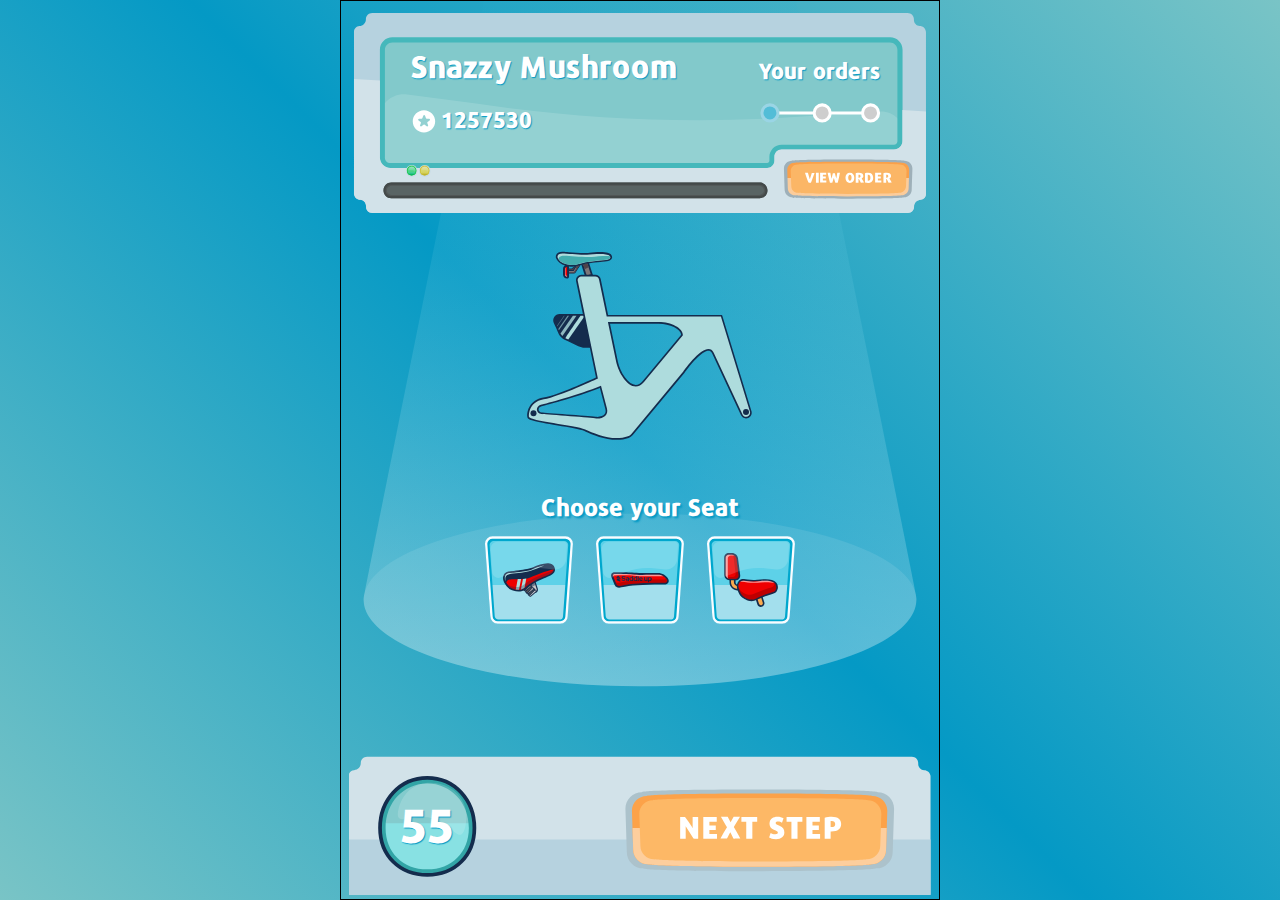
<file: seats.html>
<!DOCTYPE html>
<html lang="en">
<head>
    <meta charset="UTF-8">
    <meta http-equiv="X-UA-Compatible" content="IE=edge">
    <meta name="viewport" content="width=device-width, initial-scale=1.0">
    <link rel="stylesheet" href="assets/style/summit-22-style.css">
    <title>Red Hat Summit: Bike factory</title>
</head>
<body>  
    <div id="game-wrapper">
        <header class="header-area" role="header">
            <svg version="1.1" id="header-banner" xmlns="http://www.w3.org/2000/svg" x="0" y="0" viewBox="0 0 420 150" style="enable-background:new 0 0 420 150" xml:space="preserve"><style>.lightBorder{fill:#c5d9e5}.gradient1{enable-background:new}.opac1{opacity:.15}.lightGloss{fill:#d5eaef}
                .lightFill{fill:#fff}.textBox{fill:none}</style><path d="M297.3 124.8H33c-6.3 0-11.4-6.3-11.4-14.2V30.1c0-7.6 5-13.8 11.1-13.8h355.8c6.1 0 11.1 6.2 11.1 13.8V96c0 5.9-3.8 10.7-8.6 10.7l-77.5.4c-4.5 0-8.1 4.5-8.1 10.1v-2.4c0 5.5-3.6 10-8.1 10z" style="fill:#82c9cb"/><path d="M311.3 109.3v3.8c0 3.1-2.5 5.6-5.6 5.6l-277.1.9c-3.6 0-6.6-2.9-6.6-6.6V79c0-10.7 9.5-18.9 20.1-17.3L90.4 68c80.1 12.2 161.4 15.3 242.3 9.3l50.2-3.2c9.6-.7 17.7 6.8 17.7 16.4v11.3c0 2.1-1.7 3.7-3.7 3.7-15 .1-67-.5-81.6-.2-2.2.1-4 1.8-4 4z" style="opacity:.15;fill:#faffff;enable-background:new"/><path d="M301.8 118.4h-272c-6.1 0-11.1-5-11.1-11.1V29.5c0-6.9 5.6-12.6 12.6-12.6h359.2c6.9 0 12.6 5.6 12.6 12.6v65.9c0 5.4-4.4 9.7-9.7 9.7h-81.1c-.9 0-1.6.7-1.6 1.6v2.9c-.1 4.8-4 8.8-8.9 8.8zM31.3 24.1c-3 0-5.4 2.4-5.4 5.4v77.8c0 2.1 1.7 3.9 3.9 3.9h272c.9 0 1.6-.7 1.6-1.6v-2.9c0-4.8 3.9-8.8 8.8-8.8h81.1c1.4 0 2.5-1.1 2.5-2.5V29.5c0-3-2.4-5.4-5.4-5.4H31.3z" style="fill:#45b8bb"/><path d="M416.3 16.1c-.3-2.2-2.1-3.8-4.4-3.8s-4.2-2.1-4.2-4.5v-.5c0-2.5-2-4.5-4.5-4.5H16.7c-2.5 0-4.5 2-4.5 4.5v.2c0 2.6-2.1 4.6-4.7 4.8-2.1.1-3.7 1.8-3.9 3.8v117.8h.1c.3 2.2 2.1 3.8 4.4 3.8s4.2 2.1 4.2 4.5v.5c0 2.5 2 4.5 4.5 4.5h386.5c2.5 0 4.5-2 4.5-4.5v-.2c0-2.6 2.1-4.6 4.7-4.8 2.1-.1 3.7-1.8 3.9-3.8V16.7l-.1-.6zm-394 91.2V29.4c0-5 4-9 9-9h359.2c5 0 9 4 9 9v65.9c0 3.4-2.7 6.1-6.1 6.1h-81.1c-2.9 0-5.2 2.3-5.2 5.2v2.9c0 2.9-2.3 5.2-5.2 5.2h-272c-4.3.1-7.6-3.3-7.6-7.4z" style="fill:#b6d2df"/><path d="M416.4 73.9v60c-.2 2.1-1.8 3.7-3.9 3.8-2.6.2-4.7 2.2-4.7 4.8v.2c0 2.5-2 4.5-4.5 4.5H16.8c-2.5 0-4.5-2-4.5-4.5v-.5c0-2.3-1.9-4.5-4.2-4.5-2.2 0-4.1-1.7-4.4-3.8h-.1V50.6l18.7 1v55.6c0 4.1 3.4 7.5 7.5 7.5h272c2.9 0 5.2-2.3 5.2-5.2v-2.9c0-2.9 2.3-5.2 5.2-5.2h81.1c3.4 0 6.1-2.7 6.1-6.1V72.9l17 1z" style="fill:#d2e2e9"/><g id="greenLight"><path class="lightBorder" d="M49.4 116.9c0-2.4-1.7-4.4-4.1-4.4-2.4 0-4.2 2-4.2 4.4s1.7 4.1 4.2 4.1c2.3 0 4.1-1.7 4.1-4.1z"/><g class="gradient1"><linearGradient id="SVGID_1_" gradientUnits="userSpaceOnUse" x1="45.2" y1="83.836" x2="45.2" y2="90.403" gradientTransform="matrix(1 0 0 -1 0 204)"><stop offset=".027" style="stop-color:#05c66b"/><stop offset=".106" style="stop-color:#19ca73"/><stop offset=".234" style="stop-color:#35cf7d"/><stop offset=".347" style="stop-color:#45d284"/><stop offset=".433" style="stop-color:#4bd386"/><stop offset=".546" style="stop-color:#53d58c"/><stop offset=".723" style="stop-color:#6ad99e"/><stop offset=".941" style="stop-color:#8fe1ba"/><stop offset=".991" style="stop-color:#98e3c1"/></linearGradient><path d="M48.6 116.8c0-2-1.4-3.6-3.4-3.6s-3.4 1.6-3.4 3.6 1.4 3.4 3.4 3.4 3.4-1.4 3.4-3.4z" style="fill:url(#SVGID_1_)"/></g><path d="M45.2 113.6c1.7 0 3 1.4 3 3.2 0 1.8-1.2 3-3 3s-3-1.2-3-3 1.3-3.2 3-3.2m0-.4c-2 0-3.4 1.6-3.4 3.6s1.4 3.4 3.4 3.4 3.4-1.4 3.4-3.4-1.4-3.6-3.4-3.6z" style="fill:#08c632" class="gradient1"/><g class="opac1"><path class="lightGloss" d="M48 116.8c.4-1.4-.4-2.7-1.8-3.1-1.4-.4-2.6.3-3 1.8-.4 1.4 1 .3 2.4.7 1.4.3 2 2 2.4.6z"/></g><g class="gradient1"><linearGradient id="SVGID_00000171693081049582321750000005350248220513338811_" gradientUnits="userSpaceOnUse" x1="45.149" y1="84.254" x2="45.197" y2="86.495" gradientTransform="matrix(1 0 0 -1 0 204)"><stop offset="0" style="stop-color:#02a651"/><stop offset="1" style="stop-color:#49d5e9;stop-opacity:0"/></linearGradient><path style="fill:url(#SVGID_00000171693081049582321750000005350248220513338811_)" d="M42.4 117.3c.2 1.4 1.3 2.4 2.8 2.4s2.6-.9 2.8-2.3l-5.6-.1z"/></g></g><g id="yellowLight"><path class="lightBorder" d="M58.8 116.9c0-2.4-1.7-4.4-4.1-4.4s-4.2 2-4.2 4.4 1.7 4.1 4.2 4.1 4.1-1.7 4.1-4.1z"/><g class="gradient1"><linearGradient id="SVGID_00000051342026070840443270000018057511591282305455_" gradientUnits="userSpaceOnUse" x1="54.6" y1="83.836" x2="54.6" y2="90.403" gradientTransform="matrix(1 0 0 -1 0 204)"><stop offset=".027" style="stop-color:#cabd25"/><stop offset=".087" style="stop-color:#cdc233"/><stop offset=".222" style="stop-color:#d2cd4f"/><stop offset=".342" style="stop-color:#d5d35f"/><stop offset=".433" style="stop-color:#d6d565"/><stop offset=".566" style="stop-color:#d8d76d"/><stop offset=".775" style="stop-color:#dedb84"/><stop offset=".991" style="stop-color:#e5e1a2"/></linearGradient><path style="fill:url(#SVGID_00000051342026070840443270000018057511591282305455_)" d="M58 116.8c0-2-1.4-3.6-3.4-3.6s-3.4 1.6-3.4 3.6 1.4 3.4 3.4 3.4 3.4-1.4 3.4-3.4z"/></g><path d="M54.6 113.6c1.7 0 3 1.4 3 3.2 0 1.8-1.2 3-3 3s-3-1.2-3-3 1.3-3.2 3-3.2m0-.4c-2 0-3.4 1.6-3.4 3.6s1.4 3.4 3.4 3.4 3.4-1.4 3.4-3.4-1.4-3.6-3.4-3.6z" style="fill:#cab924" class="gradient1"/><g class="opac1"><path class="lightGloss" d="M57.4 116.8c.4-1.4-.4-2.7-1.8-3.1-1.4-.4-2.6.3-3 1.8-.4 1.4 1 .3 2.4.7 1.4.3 2 2 2.4.6z"/></g><g class="gradient1"><linearGradient id="SVGID_00000174576903000750547220000007998817428045490561_" gradientUnits="userSpaceOnUse" x1="54.549" y1="84.254" x2="54.597" y2="86.496" gradientTransform="matrix(1 0 0 -1 0 204)"><stop offset="0" style="stop-color:#a9a225"/><stop offset="1" style="stop-color:#e8e066;stop-opacity:0"/></linearGradient><path style="fill:url(#SVGID_00000174576903000750547220000007998817428045490561_)" d="M51.8 117.3c.2 1.4 1.3 2.4 2.8 2.4s2.6-.9 2.8-2.3l-5.6-.1z"/></g></g><g id="progressBar"><path id="connector" style="fill:none;stroke:#fff;stroke-width:2.1995;stroke-miterlimit:10" d="M308.8 75.1H375"/><circle id="BikeThree" class="progress" cx="376.4" cy="75" r="5.8"/><circle id="bikeTwo" class="progress" cx="341.5" cy="75" r="5.8"/><circle id="bikeOne" class="progressDone" cx="303.8" cy="75" r="5.8"/></g><path id="starIcon" class="lightFill" d="M54.1 73c-4.5 0-8.1 3.6-8.1 8.1s3.6 8.1 8.1 8.1 8.1-3.6 8.1-8.1-3.6-8.1-8.1-8.1zm4.1 7.4-1.5 1.1c-.2.2-.3.5-.2.7l.6 1.7c.2.6-.5 1.1-1 .7l-1.5-1.1c-.2-.2-.5-.2-.8 0l-1.5 1.1c-.5.4-1.2-.1-1-.7l.6-1.7c.1-.3 0-.6-.2-.7l-1.5-1.1c-.5-.4-.3-1.2.4-1.2h1.8c.3 0 .5-.2.6-.5l.6-1.7c.2-.6 1.1-.6 1.3 0l.6 1.7c.1.3.3.5.6.5h1.8c.5 0 .8.8.3 1.2z"/><path class="textBox" d="M44.5 35.4H238v21.9H44.5z"/><text transform="translate(44.545 49.464)" class="lightFill  bikeFont headerUser" >Snazzy Mushroom</text><path class="textBox" d="M66.5 74.4H199V89H66.5z"/><text transform="translate(66.545 86.124)" class="lightFill  bikeFont headerPoints" >1257530</text><path class="textBox" d="M295.5 39.4H392V54h-96.5z"/><text transform="translate(295.545 50.344)" class="lightFill bikeFont headerPoints">Your orders</text><g id="ticketFeed"><path d="M296.4 136.5H30.5c-3.1 0-5.6-2.5-5.6-5.6 0-3.1 2.5-5.6 5.6-5.6h265.9c3.1 0 5.6 2.5 5.6 5.6 0 3.1-2.5 5.6-5.6 5.6z" style="fill:#596464"/><path d="M295.4 127.6c2.2 0 4.1 1.5 4.1 3.3 0 1.8-1.8 3.3-4.1 3.3h-264c-2.2 0-4.1-1.5-4.1-3.3s1.8-3.3 4.1-3.3h264m0-1.2h-264c-3.1 0-5.6 2-5.6 4.5s2.5 4.5 5.6 4.5h264c3.1 0 5.6-2 5.6-4.5s-2.5-4.5-5.6-4.5z" style="fill:#515656"/><path d="M296.4 126.8c2.3 0 4.1 1.8 4.1 4.1s-1.8 4.1-4.1 4.1H30.5c-2.3 0-4.1-1.8-4.1-4.1s1.8-4.1 4.1-4.1h265.9m0-1.5H30.5c-3.1 0-5.6 2.5-5.6 5.6s2.5 5.6 5.6 5.6h265.9c3.1 0 5.6-2.5 5.6-5.6s-2.5-5.6-5.6-5.6z" style="fill:#434949"/></g>
                              <a xlink:href="https://google.ca" alt="View orders"><g id="BUTTON"><path d="M400.5 135.9s.2 1-41.1 1-39.3-1-39.3-1c-3.1 0-5.7-2.6-5.7-5.7l-.5-14.9c0-3.1 2.6-5.7 5.7-5.7 0 0-3.1-1 40.3-1s41 1 41 1c3.1 0 5.7 2.6 5.7 5.7l-.5 14.9c.1 3.2-2.5 5.7-5.6 5.7z" style="fill:#abc0c9"/><path d="M400.5 135.9s.2 1-41.1 1-39.3-1-39.3-1c-3.1 0-5.7-2.6-5.7-5.7l-.5-14.9c0-3.1 2.6-5.7 5.7-5.7 0 0-3.1-1 40.3-1s41 1 41 1c3.1 0 5.7 2.6 5.7 5.7l-.5 14.9c.1 3.2-2.5 5.7-5.6 5.7z" style="fill:#5a5a5b" class="opac1"/><linearGradient id="SVGID_00000058578613086192483710000010175557902644535977_" gradientUnits="userSpaceOnUse" x1="360.351" y1="70.226" x2="360.285" y2="93.09" gradientTransform="matrix(1 0 0 -1 0 204)"><stop offset=".522" style="stop-color:#fbcc9b"/><stop offset=".523" style="stop-color:#fbbd80"/><stop offset=".523" style="stop-color:#fab068"/><stop offset=".524" style="stop-color:#faa757"/><stop offset=".525" style="stop-color:#faa24c"/><stop offset=".525" style="stop-color:#faa049"/></linearGradient><path style="fill:url(#SVGID_00000058578613086192483710000010175557902644535977_)" d="M398.8 134.5s-2 .8-38.9.8-38.1-.8-38.1-.8c-2.8 0-5.1-2.3-5.1-5.1l-.4-13.3c0-2.8 2.3-5.1 5.1-5.1 0 0 .3-.8 39-.8s38.8.8 38.8.8c2.8 0 5.1 2.3 5.1 5.1l-.4 13.3c0 2.8-2.3 5.1-5.1 5.1z"/><path d="M397.2 132.7s-3.3.8-37.2.8-36.1-.8-36.1-.8c-2.6 0-4.7-2.1-4.7-4.7l-.4-11c0-2.6 2.1-4.7 4.7-4.7 0 0 1.2-.8 37-.8s37.2.8 37.2.8c2.6 0 4.7 2.1 4.7 4.7l-.4 11c-.1 2.6-2.2 4.7-4.8 4.7z" style="fill:#fbb666"/><g class="gradient1"><path class="lightFill" d="M333.4 125.4h-1.2l-.6-.1c-.9-2.2-1.8-4.8-2.5-7.1h2.1c.3 1.1.6 2.3 1 3.4.1.5.2.9.4 1.2.1-.2.2-.8.4-1.2.3-1.1.7-2.3 1-3.3h2c-.8 2.2-1.7 4.8-2.6 7.1zM337 125.4v-7.2h2v7.2h-2zM340 125.4v-7.2h4.4v1.5H342v1.2h2.1v1.5H342v1.3h2.5v1.5H340v.2zM352.7 125.4H351c-.3-.9-.6-1.9-.9-2.9-.1-.3-.1-.6-.2-.7 0 .1-.1.4-.2.7-.3 1-.6 2-.9 2.9h-1.7c-.6-2.3-1.2-4.7-1.7-7.2h2c.2 1.2.4 2.2.6 3.3.1.4.1.8.2 1 0-.1.1-.5.2-.8.3-1 .5-2.1.8-3.2h1.5c.2 1 .5 2.1.8 3.1.1.3.2.7.2.8 0-.1.1-.4.1-.7.2-1.1.4-2.4.6-3.6h1.9c-.4 2.6-1 5-1.6 7.3zM361.5 125.5c-2 0-3.2-1.5-3.2-3.7s1.2-3.7 3.2-3.7 3.2 1.5 3.2 3.7c0 2.3-1.2 3.7-3.2 3.7zm0-5.8c-.8 0-1.2 1-1.2 2.1s.4 2.1 1.2 2.1 1.2-1 1.2-2.1-.3-2.1-1.2-2.1zM369.4 125.4c-.5-.9-.9-1.9-1.4-2.7h-.3v2.7h-2v-6.9c.7-.2 1.5-.3 2.3-.3 2.1 0 3.2.8 3.2 2.3 0 .8-.5 1.5-1.2 1.8.6.8 1.2 2 1.7 3l-2.3.1zm-1.2-5.8c-.2 0-.4 0-.5.1v2h.5c.5 0 1-.4 1-1-.1-.9-.6-1.1-1-1.1zM374.6 125.5c-.7 0-1.5-.1-2.2-.3v-6.7c.7-.2 1.5-.3 2.2-.3 2.5 0 3.7 1.4 3.7 3.7 0 2.1-1.2 3.6-3.7 3.6zm.1-5.8h-.3v4.2h.3c1.1 0 1.6-.6 1.6-2.1s-.5-2.1-1.6-2.1zM379.7 125.4v-7.2h4.4v1.5h-2.4v1.2h2.1v1.5h-2.1v1.3h2.5v1.5h-4.5v.2zM389.4 125.4c-.5-.9-.9-1.9-1.4-2.7h-.3v2.7h-2v-6.9c.7-.2 1.5-.3 2.3-.3 2.1 0 3.2.8 3.2 2.3 0 .8-.5 1.5-1.2 1.8.6.8 1.2 2 1.7 3l-2.3.1zm-1.2-5.8c-.2 0-.4 0-.5.1v2h.5c.5 0 1-.4 1-1-.1-.9-.5-1.1-1-1.1z"/>
              </g></a>
              </g>
              </svg>   
            
        </header>
        <!-- <div id="ticket">
            <h2>Your orders < 1 / 3 ></h2>
            <img src="assets/img/eBike.svg" alt="eBike">
            <h3>eRider by eBike</h3>
            <ul class="ticket-info">
                <li class="ticket-item">AWS Factory Order 4503</li>
                <li class="ticket-item">Built by  Snazzy Mushroom</li>
                <li class="ticket-item">On 05-11-2022</li>
                <li class="ticket-item">Order 1 of 3</li>
            </ul>
        </div> -->
        <div id="bike-assembly-wrapper">
            
            <!-- BIKE FRAME DROP -->
            <div class="bikeFrame bikeFrame-Tri"></div>
            
            <!-- BIKE WHEELS DROP -->
            <!-- <div class="bikeWheels bikeWheels-loRider bikeWheels-loRiderRear--Tri"></div>
            
            <div class="bikeWheels bikeWheels-Tri bikeWheels-TriFront--Tri"></div> -->
            
            <!-- BIKE HANDLES DROP -->            
            <!-- <div class="bikeHandles bikeHandles-loRider bikeHandles-loRider--Tri"></div> -->
            
            <!-- BIKE SEAT DROP -->
            <div class="bikeSeat bikeSeat-eBike bikeSeat-eBike--Tri"></div>
            
            <!-- BIKE PEDALS DROP -->
            <!-- <div class="bikePedals bikePedals-wagon bikePedals-wagon--Tri"></div> -->

        </div>
        <div class="bike-parts-wrapper">
            <h2>Choose your Seat</h2>
            <ul class="bikePart-carousel">
                <li id="cardSeat-loRider"><a href=""><img src="assets/img/card-seats/cardSeat-loRider.svg" alt="Seat low rider bike"/></a></li>
                <li id="cardSeat-Tri"><a href=""><img src="assets/img/card-seats/cardSeat-Tri.svg" alt="Seat Triathlon bike"/></a></li>
                <li id="cardSeat-wagon"><a href=""><img src="assets/img/card-seats/cardSeat-wagon.svg" alt="Seat wagon bike"/></a></li>
                <!-- <li id="cardSeat-eBike"><a href=""><img src="assets/img/cardSeat-eBike.svg" alt="Seat eBike bike"/></a></li>
                <li id="cardSeat-Road"><a href=""><img src="assets/img/cardSeat-Road.svg" alt="Seat road bike"/></a></li>     -->
            </ul>
        </div>
        
        <footer id="footer-wrapper">
            <svg version="1.1" id="footerBanner" xmlns="http://www.w3.org/2000/svg" x="0" y="0" viewBox="0 0 420 100" style="enable-background:new 0 0 420 100" xml:space="preserve"><style>.textBlock1{enable-background:new}.textColor{fill:#fff}</style><g id="footerBackground"><path d="M419.7 100.2V14.1h-.1c-.3-2.2-2.2-3.9-4.5-3.9-2.4 0-4.3-2.2-4.3-4.5v-.6c0-2.5-2-4.5-4.5-4.5H13c-2.5 0-4.5 2-4.5 4.5v.2c0 2.7-2.1 4.7-4.8 4.9-2.1.1-3.8 1.8-4 3.9v86.2l420-.1z" style="fill:#d2e2e9"/><path style="fill:#b6d2df" d="M-.3 60.2h420v40.1H-.3z"/></g>
                <a xlink:href="pedals.html" alt="View orders"><g id="nextButton">
                <path id="buttonShade" d="M380.5 81.1s.4 2-85.9 2-82.2-2-82.2-2c-6.6 0-11.9-5.4-11.9-11.9l-1-31.2c0-6.6 5.4-11.9 11.9-11.9 0 0-6.5-2 84.3-2s85.8 2 85.8 2c6.6 0 11.9 5.4 11.9 11.9l-1 31.2c0 6.5-5.3 11.9-11.9 11.9z" style="fill:#acc2cb"/><path id="buttonDark" d="m388.5 39.6-.4 12.3-.5 15.5c.1 5.9-4.7 10.7-10.6 10.7 0 0-4.3 1.8-81.4 1.8s-79.8-1.8-79.8-1.8c-5.9 0-10.7-4.8-10.7-10.7l-.5-15.5-.4-12.3c0-5.9 4.8-10.7 10.7-10.7 0 0 .6-1.8 81.7-1.8s81.2 1.8 81.2 1.8c5.9 0 10.7 4.8 10.7 10.7z" style="fill:#fca249"/><path id="buttonLight" d="m388.1 51.9-.5 15.5c.1 5.9-4.7 10.7-10.6 10.7 0 0-4.3 1.8-81.4 1.8s-79.8-1.8-79.8-1.8c-5.9 0-10.7-4.8-10.7-10.7l-.5-15.5h183.5z" style="fill:#fdce9d"/><path id="buttonMain" d="M373.6 74.5s-6.8 1.6-77.9 1.6-75.6-1.6-75.6-1.6c-5.4 0-9.8-4.4-9.8-9.8l-.8-23c0-5.4 4.4-9.8 9.8-9.8 0 0 2.6-1.6 77.3-1.6s77.8 1.6 77.8 1.6c5.4 0 9.8 4.4 9.8 9.8l-.8 23c0 5.3-4.4 9.8-9.8 9.8z" style="fill:#fdb866"/><g id="nextText" class="textBlock1"><path class="textColor" d="m249.5 59.7-.9-.2c-1.4-2.4-3.1-5-4.7-7.4-.4-.5-.8-1.4-.9-1.4v9h-4V44h3.5c1.5 1.9 3.1 4.2 4.6 6.5.4.6.7 1.2.9 1.4V44h4v15.8h-2.5zM255.7 59.7V44h9.7v3.4h-5.3v2.7h4.6v3.3h-4.6v2.9h5.5v3.4h-9.9zM278.4 59.7c-.4-.1-.7-.1-1-.2-.6-1.4-1.4-3-2.2-4.5-.8 1.4-1.8 3.4-2.4 4.6h-4.7c1.5-2.8 3-5.4 4.7-8.1-1.4-2.4-3.1-5.3-4.4-7.7h4.9l2.1 4.1c.7-1.4 1.5-2.8 2.2-4.1h4.6l-4.5 7.4c1.8 2.9 3.4 5.8 4.7 8.4h-4zM291.1 47.4v12.4h-4.4V47.4h-3.5V44h11.4v3.4h-3.5zM308.2 60c-2.4 0-4-.6-5-1.2.4-1.1.7-2.2 1.1-3.3.8.5 2 1 3.4 1 1.3 0 1.8-.5 1.8-1.2 0-.9-.8-1.3-2.9-2.1-2-.9-3.1-2.3-3.1-4.2 0-.4 0-.8.1-1.2.4-2.3 2.5-3.9 5.5-3.9 1.9 0 3.5.5 4.5 1.1l-1.1 3.1c-.8-.4-1.8-.8-2.9-.8-1.1 0-1.7.4-1.7 1.1 0 .9 1 1.3 2.8 2 2.6 1.2 3.5 2.6 3.5 4.8 0 2.8-2.2 4.8-6 4.8zM323.7 47.4v12.4h-4.4V47.4h-3.5V44h11.4v3.4h-3.5zM330.1 59.7V44h9.7v3.4h-5.3v2.7h4.6v3.3h-4.6v2.9h5.5v3.4h-9.9zM348.1 54.5h-.5v5.3h-4.3V44.5c1.5-.5 3.4-.7 5-.7 4.7 0 6.9 2 6.9 5.3-.1 3.5-2.4 5.4-7.1 5.4zm.3-7.6c-.3 0-.6 0-.8.1v4.3h.5c1.9 0 2.8-.5 2.8-2.2-.1-1.6-.9-2.2-2.5-2.2z"/></g></g></a>
                <g id="timerIcon"><path d="M90.4 51.9c0-19.9-14.1-36.1-34-36.1s-34 16.1-34 36 14.1 33.9 34 33.9 34-13.9 34-33.8z" style="fill:#83cbcd"/><path d="M90.4 51.9c0 19.9-14.1 33.8-34 33.8s-34-14-34-33.9c0-1.1 0-2.1.1-3.2h67.8c.1 1.2.1 2.2.1 3.3z" style="fill:#88e1e3"/><path d="M56.5 19.8c17.1 0 30 13.8 30 32.1 0 17.6-12.3 29.9-30 29.9S26.4 69.5 26.4 51.9c0-18.3 12.9-32.1 30.1-32.1m0-3.9c-19.9 0-34 16.1-34 36s14.1 33.9 34 33.9 34-13.9 34-33.9-14.1-36-34-36z" style="fill:#32a5a6" class="textBlock1"/><path d="M90.5 51.9c0-19.9-14.1-36.1-34-36.1S22.4 32 22.4 51.9s14.1 33.9 34.1 33.9 34-14 34-33.9z" style="fill:none;stroke:#142c4d;stroke-width:2.6867;stroke-miterlimit:10"/><path class="textColor" d="M83.9 51.2c3.7-14.3-3.7-27.3-18-31S39.5 23.6 35.8 38s10 3.2 24.4 6.9 20 20.6 23.7 6.3z" style="opacity:.16"/></g><path style="fill:none" d="M34.6 35.7h43.7V65H34.6z"/><text transform="translate(37.165 62.236)" class="textColor bikeFont" style="font-size:34px; font-family:'Repo-Black'">55</text></svg>
        </footer>
    </div>
</body>
</html>
</file>
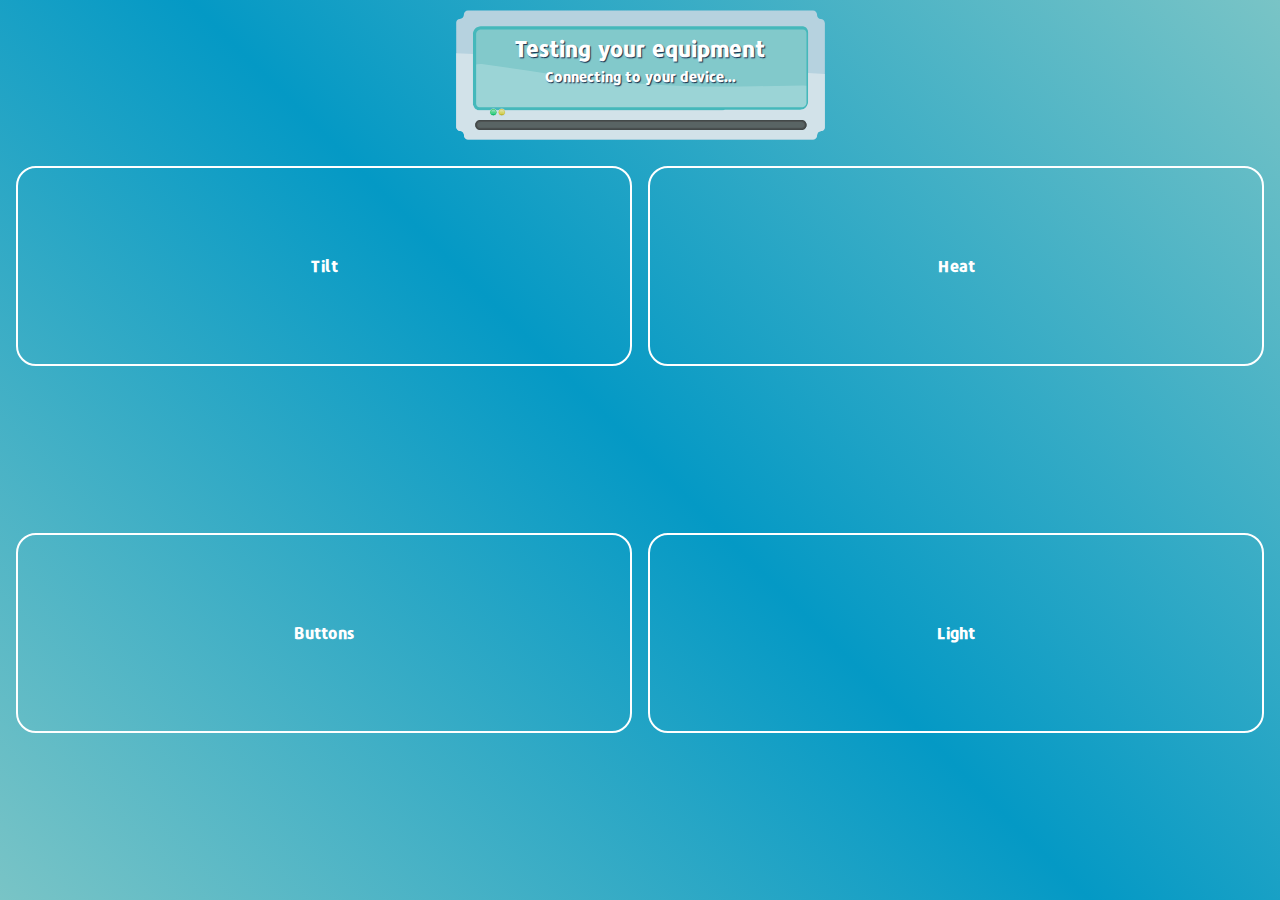
<file: sensor.html>
<!DOCTYPE html>
<html lang="en">
<head>
    <meta charset="UTF-8">
    <meta http-equiv="X-UA-Compatible" content="IE=edge">
    <meta name="viewport" content="width=device-width, initial-scale=1.0">
    <link rel="stylesheet" href="assets/style/summit-22-style.css">
    <title>Red Hat Summit: Sensor test</title>
</head>
<body>  
    <div id="grid-wrapper">
        <header class="header-block" role="header">
           <h2>Testing your equipment</h2>
           <h3>Connecting to your device...</h3>      
        </header>
        <main class="sensorTest">
            <a href="#" class="sensorButtons">Tilt</a>
            <a href="#" class="sensorButtons">Heat</a>
            <a href="#" class="sensorButtons">Buttons</a>
            <a href="#" class="sensorButtons">Light</a>
        </main>
        
        
        
    </div>
</body>
</html>
</file>
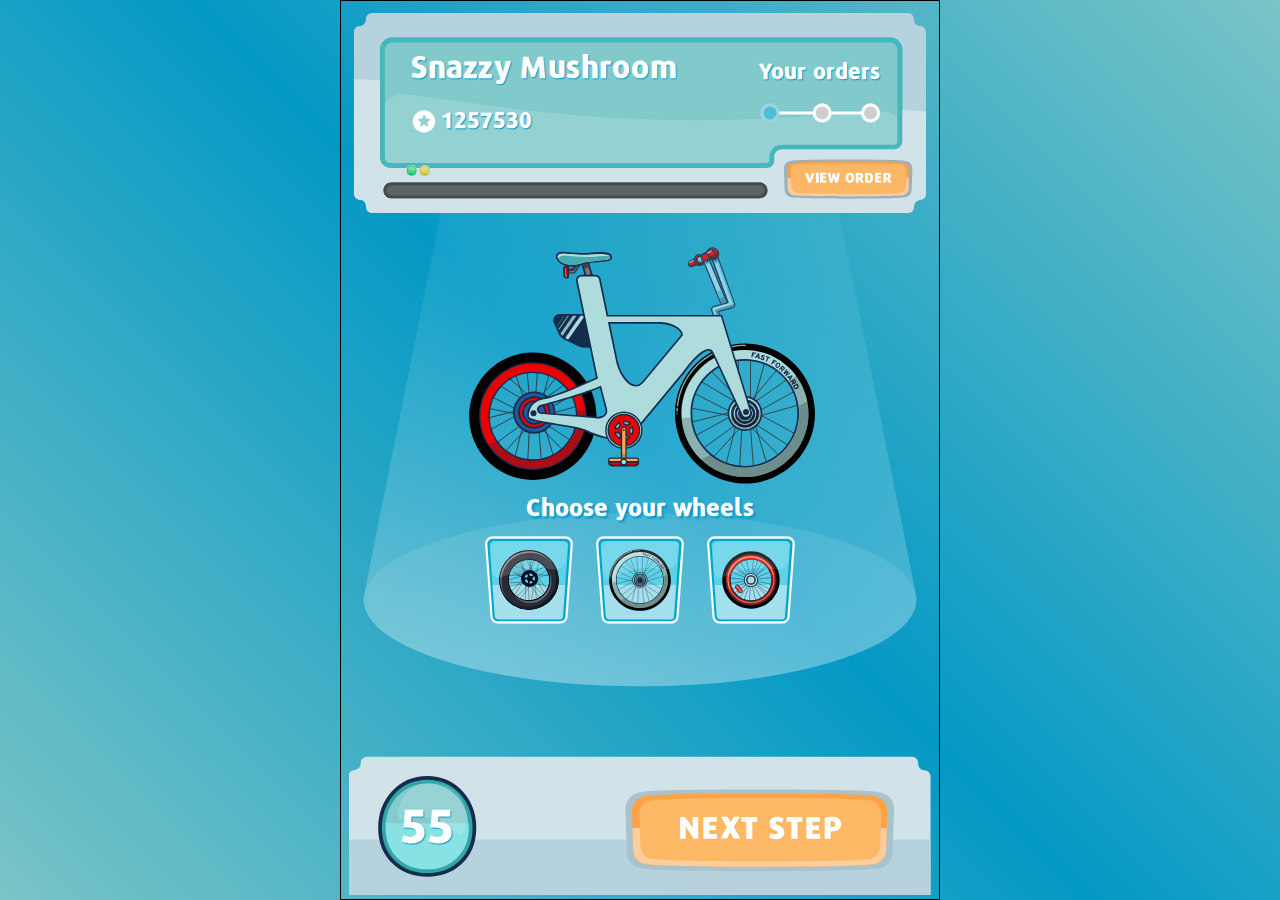
<file: wheels.html>
<!DOCTYPE html>
<html lang="en">
<head>
    <meta charset="UTF-8">
    <meta http-equiv="X-UA-Compatible" content="IE=edge">
    <meta name="viewport" content="width=device-width, initial-scale=1.0">
    <link rel="stylesheet" href="assets/style/summit-22-style.css">
    <title>Red Hat Summit: Bike factory</title>
</head>
<body>  
    <div id="game-wrapper">
        <header class="header-area" role="header">
            <svg version="1.1" id="header-banner" xmlns="http://www.w3.org/2000/svg" x="0" y="0" viewBox="0 0 420 150" style="enable-background:new 0 0 420 150" xml:space="preserve"><style>.lightBorder{fill:#c5d9e5}.gradient1{enable-background:new}.opac1{opacity:.15}.lightGloss{fill:#d5eaef}
                .lightFill{fill:#fff}.textBox{fill:none}</style><path d="M297.3 124.8H33c-6.3 0-11.4-6.3-11.4-14.2V30.1c0-7.6 5-13.8 11.1-13.8h355.8c6.1 0 11.1 6.2 11.1 13.8V96c0 5.9-3.8 10.7-8.6 10.7l-77.5.4c-4.5 0-8.1 4.5-8.1 10.1v-2.4c0 5.5-3.6 10-8.1 10z" style="fill:#82c9cb"/><path d="M311.3 109.3v3.8c0 3.1-2.5 5.6-5.6 5.6l-277.1.9c-3.6 0-6.6-2.9-6.6-6.6V79c0-10.7 9.5-18.9 20.1-17.3L90.4 68c80.1 12.2 161.4 15.3 242.3 9.3l50.2-3.2c9.6-.7 17.7 6.8 17.7 16.4v11.3c0 2.1-1.7 3.7-3.7 3.7-15 .1-67-.5-81.6-.2-2.2.1-4 1.8-4 4z" style="opacity:.15;fill:#faffff;enable-background:new"/><path d="M301.8 118.4h-272c-6.1 0-11.1-5-11.1-11.1V29.5c0-6.9 5.6-12.6 12.6-12.6h359.2c6.9 0 12.6 5.6 12.6 12.6v65.9c0 5.4-4.4 9.7-9.7 9.7h-81.1c-.9 0-1.6.7-1.6 1.6v2.9c-.1 4.8-4 8.8-8.9 8.8zM31.3 24.1c-3 0-5.4 2.4-5.4 5.4v77.8c0 2.1 1.7 3.9 3.9 3.9h272c.9 0 1.6-.7 1.6-1.6v-2.9c0-4.8 3.9-8.8 8.8-8.8h81.1c1.4 0 2.5-1.1 2.5-2.5V29.5c0-3-2.4-5.4-5.4-5.4H31.3z" style="fill:#45b8bb"/><path d="M416.3 16.1c-.3-2.2-2.1-3.8-4.4-3.8s-4.2-2.1-4.2-4.5v-.5c0-2.5-2-4.5-4.5-4.5H16.7c-2.5 0-4.5 2-4.5 4.5v.2c0 2.6-2.1 4.6-4.7 4.8-2.1.1-3.7 1.8-3.9 3.8v117.8h.1c.3 2.2 2.1 3.8 4.4 3.8s4.2 2.1 4.2 4.5v.5c0 2.5 2 4.5 4.5 4.5h386.5c2.5 0 4.5-2 4.5-4.5v-.2c0-2.6 2.1-4.6 4.7-4.8 2.1-.1 3.7-1.8 3.9-3.8V16.7l-.1-.6zm-394 91.2V29.4c0-5 4-9 9-9h359.2c5 0 9 4 9 9v65.9c0 3.4-2.7 6.1-6.1 6.1h-81.1c-2.9 0-5.2 2.3-5.2 5.2v2.9c0 2.9-2.3 5.2-5.2 5.2h-272c-4.3.1-7.6-3.3-7.6-7.4z" style="fill:#b6d2df"/><path d="M416.4 73.9v60c-.2 2.1-1.8 3.7-3.9 3.8-2.6.2-4.7 2.2-4.7 4.8v.2c0 2.5-2 4.5-4.5 4.5H16.8c-2.5 0-4.5-2-4.5-4.5v-.5c0-2.3-1.9-4.5-4.2-4.5-2.2 0-4.1-1.7-4.4-3.8h-.1V50.6l18.7 1v55.6c0 4.1 3.4 7.5 7.5 7.5h272c2.9 0 5.2-2.3 5.2-5.2v-2.9c0-2.9 2.3-5.2 5.2-5.2h81.1c3.4 0 6.1-2.7 6.1-6.1V72.9l17 1z" style="fill:#d2e2e9"/><g id="greenLight"><path class="lightBorder" d="M49.4 116.9c0-2.4-1.7-4.4-4.1-4.4-2.4 0-4.2 2-4.2 4.4s1.7 4.1 4.2 4.1c2.3 0 4.1-1.7 4.1-4.1z"/><g class="gradient1"><linearGradient id="SVGID_1_" gradientUnits="userSpaceOnUse" x1="45.2" y1="83.836" x2="45.2" y2="90.403" gradientTransform="matrix(1 0 0 -1 0 204)"><stop offset=".027" style="stop-color:#05c66b"/><stop offset=".106" style="stop-color:#19ca73"/><stop offset=".234" style="stop-color:#35cf7d"/><stop offset=".347" style="stop-color:#45d284"/><stop offset=".433" style="stop-color:#4bd386"/><stop offset=".546" style="stop-color:#53d58c"/><stop offset=".723" style="stop-color:#6ad99e"/><stop offset=".941" style="stop-color:#8fe1ba"/><stop offset=".991" style="stop-color:#98e3c1"/></linearGradient><path d="M48.6 116.8c0-2-1.4-3.6-3.4-3.6s-3.4 1.6-3.4 3.6 1.4 3.4 3.4 3.4 3.4-1.4 3.4-3.4z" style="fill:url(#SVGID_1_)"/></g><path d="M45.2 113.6c1.7 0 3 1.4 3 3.2 0 1.8-1.2 3-3 3s-3-1.2-3-3 1.3-3.2 3-3.2m0-.4c-2 0-3.4 1.6-3.4 3.6s1.4 3.4 3.4 3.4 3.4-1.4 3.4-3.4-1.4-3.6-3.4-3.6z" style="fill:#08c632" class="gradient1"/><g class="opac1"><path class="lightGloss" d="M48 116.8c.4-1.4-.4-2.7-1.8-3.1-1.4-.4-2.6.3-3 1.8-.4 1.4 1 .3 2.4.7 1.4.3 2 2 2.4.6z"/></g><g class="gradient1"><linearGradient id="SVGID_00000171693081049582321750000005350248220513338811_" gradientUnits="userSpaceOnUse" x1="45.149" y1="84.254" x2="45.197" y2="86.495" gradientTransform="matrix(1 0 0 -1 0 204)"><stop offset="0" style="stop-color:#02a651"/><stop offset="1" style="stop-color:#49d5e9;stop-opacity:0"/></linearGradient><path style="fill:url(#SVGID_00000171693081049582321750000005350248220513338811_)" d="M42.4 117.3c.2 1.4 1.3 2.4 2.8 2.4s2.6-.9 2.8-2.3l-5.6-.1z"/></g></g><g id="yellowLight"><path class="lightBorder" d="M58.8 116.9c0-2.4-1.7-4.4-4.1-4.4s-4.2 2-4.2 4.4 1.7 4.1 4.2 4.1 4.1-1.7 4.1-4.1z"/><g class="gradient1"><linearGradient id="SVGID_00000051342026070840443270000018057511591282305455_" gradientUnits="userSpaceOnUse" x1="54.6" y1="83.836" x2="54.6" y2="90.403" gradientTransform="matrix(1 0 0 -1 0 204)"><stop offset=".027" style="stop-color:#cabd25"/><stop offset=".087" style="stop-color:#cdc233"/><stop offset=".222" style="stop-color:#d2cd4f"/><stop offset=".342" style="stop-color:#d5d35f"/><stop offset=".433" style="stop-color:#d6d565"/><stop offset=".566" style="stop-color:#d8d76d"/><stop offset=".775" style="stop-color:#dedb84"/><stop offset=".991" style="stop-color:#e5e1a2"/></linearGradient><path style="fill:url(#SVGID_00000051342026070840443270000018057511591282305455_)" d="M58 116.8c0-2-1.4-3.6-3.4-3.6s-3.4 1.6-3.4 3.6 1.4 3.4 3.4 3.4 3.4-1.4 3.4-3.4z"/></g><path d="M54.6 113.6c1.7 0 3 1.4 3 3.2 0 1.8-1.2 3-3 3s-3-1.2-3-3 1.3-3.2 3-3.2m0-.4c-2 0-3.4 1.6-3.4 3.6s1.4 3.4 3.4 3.4 3.4-1.4 3.4-3.4-1.4-3.6-3.4-3.6z" style="fill:#cab924" class="gradient1"/><g class="opac1"><path class="lightGloss" d="M57.4 116.8c.4-1.4-.4-2.7-1.8-3.1-1.4-.4-2.6.3-3 1.8-.4 1.4 1 .3 2.4.7 1.4.3 2 2 2.4.6z"/></g><g class="gradient1"><linearGradient id="SVGID_00000174576903000750547220000007998817428045490561_" gradientUnits="userSpaceOnUse" x1="54.549" y1="84.254" x2="54.597" y2="86.496" gradientTransform="matrix(1 0 0 -1 0 204)"><stop offset="0" style="stop-color:#a9a225"/><stop offset="1" style="stop-color:#e8e066;stop-opacity:0"/></linearGradient><path style="fill:url(#SVGID_00000174576903000750547220000007998817428045490561_)" d="M51.8 117.3c.2 1.4 1.3 2.4 2.8 2.4s2.6-.9 2.8-2.3l-5.6-.1z"/></g></g><g id="progressBar"><path id="connector" style="fill:none;stroke:#fff;stroke-width:2.1995;stroke-miterlimit:10" d="M308.8 75.1H375"/><circle id="BikeThree" class="progress" cx="376.4" cy="75" r="5.8"/><circle id="bikeTwo" class="progress" cx="341.5" cy="75" r="5.8"/><circle id="bikeOne" class="progressDone" cx="303.8" cy="75" r="5.8"/></g><path id="starIcon" class="lightFill" d="M54.1 73c-4.5 0-8.1 3.6-8.1 8.1s3.6 8.1 8.1 8.1 8.1-3.6 8.1-8.1-3.6-8.1-8.1-8.1zm4.1 7.4-1.5 1.1c-.2.2-.3.5-.2.7l.6 1.7c.2.6-.5 1.1-1 .7l-1.5-1.1c-.2-.2-.5-.2-.8 0l-1.5 1.1c-.5.4-1.2-.1-1-.7l.6-1.7c.1-.3 0-.6-.2-.7l-1.5-1.1c-.5-.4-.3-1.2.4-1.2h1.8c.3 0 .5-.2.6-.5l.6-1.7c.2-.6 1.1-.6 1.3 0l.6 1.7c.1.3.3.5.6.5h1.8c.5 0 .8.8.3 1.2z"/><path class="textBox" d="M44.5 35.4H238v21.9H44.5z"/><text transform="translate(44.545 49.464)" class="lightFill  bikeFont headerUser" >Snazzy Mushroom</text><path class="textBox" d="M66.5 74.4H199V89H66.5z"/><text transform="translate(66.545 86.124)" class="lightFill  bikeFont headerPoints" >1257530</text><path class="textBox" d="M295.5 39.4H392V54h-96.5z"/><text transform="translate(295.545 50.344)" class="lightFill bikeFont headerPoints">Your orders</text><g id="ticketFeed"><path d="M296.4 136.5H30.5c-3.1 0-5.6-2.5-5.6-5.6 0-3.1 2.5-5.6 5.6-5.6h265.9c3.1 0 5.6 2.5 5.6 5.6 0 3.1-2.5 5.6-5.6 5.6z" style="fill:#596464"/><path d="M295.4 127.6c2.2 0 4.1 1.5 4.1 3.3 0 1.8-1.8 3.3-4.1 3.3h-264c-2.2 0-4.1-1.5-4.1-3.3s1.8-3.3 4.1-3.3h264m0-1.2h-264c-3.1 0-5.6 2-5.6 4.5s2.5 4.5 5.6 4.5h264c3.1 0 5.6-2 5.6-4.5s-2.5-4.5-5.6-4.5z" style="fill:#515656"/><path d="M296.4 126.8c2.3 0 4.1 1.8 4.1 4.1s-1.8 4.1-4.1 4.1H30.5c-2.3 0-4.1-1.8-4.1-4.1s1.8-4.1 4.1-4.1h265.9m0-1.5H30.5c-3.1 0-5.6 2.5-5.6 5.6s2.5 5.6 5.6 5.6h265.9c3.1 0 5.6-2.5 5.6-5.6s-2.5-5.6-5.6-5.6z" style="fill:#434949"/></g>
                              <a xlink:href="https://google.ca" alt="View orders"><g id="BUTTON"><path d="M400.5 135.9s.2 1-41.1 1-39.3-1-39.3-1c-3.1 0-5.7-2.6-5.7-5.7l-.5-14.9c0-3.1 2.6-5.7 5.7-5.7 0 0-3.1-1 40.3-1s41 1 41 1c3.1 0 5.7 2.6 5.7 5.7l-.5 14.9c.1 3.2-2.5 5.7-5.6 5.7z" style="fill:#abc0c9"/><path d="M400.5 135.9s.2 1-41.1 1-39.3-1-39.3-1c-3.1 0-5.7-2.6-5.7-5.7l-.5-14.9c0-3.1 2.6-5.7 5.7-5.7 0 0-3.1-1 40.3-1s41 1 41 1c3.1 0 5.7 2.6 5.7 5.7l-.5 14.9c.1 3.2-2.5 5.7-5.6 5.7z" style="fill:#5a5a5b" class="opac1"/><linearGradient id="SVGID_00000058578613086192483710000010175557902644535977_" gradientUnits="userSpaceOnUse" x1="360.351" y1="70.226" x2="360.285" y2="93.09" gradientTransform="matrix(1 0 0 -1 0 204)"><stop offset=".522" style="stop-color:#fbcc9b"/><stop offset=".523" style="stop-color:#fbbd80"/><stop offset=".523" style="stop-color:#fab068"/><stop offset=".524" style="stop-color:#faa757"/><stop offset=".525" style="stop-color:#faa24c"/><stop offset=".525" style="stop-color:#faa049"/></linearGradient><path style="fill:url(#SVGID_00000058578613086192483710000010175557902644535977_)" d="M398.8 134.5s-2 .8-38.9.8-38.1-.8-38.1-.8c-2.8 0-5.1-2.3-5.1-5.1l-.4-13.3c0-2.8 2.3-5.1 5.1-5.1 0 0 .3-.8 39-.8s38.8.8 38.8.8c2.8 0 5.1 2.3 5.1 5.1l-.4 13.3c0 2.8-2.3 5.1-5.1 5.1z"/><path d="M397.2 132.7s-3.3.8-37.2.8-36.1-.8-36.1-.8c-2.6 0-4.7-2.1-4.7-4.7l-.4-11c0-2.6 2.1-4.7 4.7-4.7 0 0 1.2-.8 37-.8s37.2.8 37.2.8c2.6 0 4.7 2.1 4.7 4.7l-.4 11c-.1 2.6-2.2 4.7-4.8 4.7z" style="fill:#fbb666"/><g class="gradient1"><path class="lightFill" d="M333.4 125.4h-1.2l-.6-.1c-.9-2.2-1.8-4.8-2.5-7.1h2.1c.3 1.1.6 2.3 1 3.4.1.5.2.9.4 1.2.1-.2.2-.8.4-1.2.3-1.1.7-2.3 1-3.3h2c-.8 2.2-1.7 4.8-2.6 7.1zM337 125.4v-7.2h2v7.2h-2zM340 125.4v-7.2h4.4v1.5H342v1.2h2.1v1.5H342v1.3h2.5v1.5H340v.2zM352.7 125.4H351c-.3-.9-.6-1.9-.9-2.9-.1-.3-.1-.6-.2-.7 0 .1-.1.4-.2.7-.3 1-.6 2-.9 2.9h-1.7c-.6-2.3-1.2-4.7-1.7-7.2h2c.2 1.2.4 2.2.6 3.3.1.4.1.8.2 1 0-.1.1-.5.2-.8.3-1 .5-2.1.8-3.2h1.5c.2 1 .5 2.1.8 3.1.1.3.2.7.2.8 0-.1.1-.4.1-.7.2-1.1.4-2.4.6-3.6h1.9c-.4 2.6-1 5-1.6 7.3zM361.5 125.5c-2 0-3.2-1.5-3.2-3.7s1.2-3.7 3.2-3.7 3.2 1.5 3.2 3.7c0 2.3-1.2 3.7-3.2 3.7zm0-5.8c-.8 0-1.2 1-1.2 2.1s.4 2.1 1.2 2.1 1.2-1 1.2-2.1-.3-2.1-1.2-2.1zM369.4 125.4c-.5-.9-.9-1.9-1.4-2.7h-.3v2.7h-2v-6.9c.7-.2 1.5-.3 2.3-.3 2.1 0 3.2.8 3.2 2.3 0 .8-.5 1.5-1.2 1.8.6.8 1.2 2 1.7 3l-2.3.1zm-1.2-5.8c-.2 0-.4 0-.5.1v2h.5c.5 0 1-.4 1-1-.1-.9-.6-1.1-1-1.1zM374.6 125.5c-.7 0-1.5-.1-2.2-.3v-6.7c.7-.2 1.5-.3 2.2-.3 2.5 0 3.7 1.4 3.7 3.7 0 2.1-1.2 3.6-3.7 3.6zm.1-5.8h-.3v4.2h.3c1.1 0 1.6-.6 1.6-2.1s-.5-2.1-1.6-2.1zM379.7 125.4v-7.2h4.4v1.5h-2.4v1.2h2.1v1.5h-2.1v1.3h2.5v1.5h-4.5v.2zM389.4 125.4c-.5-.9-.9-1.9-1.4-2.7h-.3v2.7h-2v-6.9c.7-.2 1.5-.3 2.3-.3 2.1 0 3.2.8 3.2 2.3 0 .8-.5 1.5-1.2 1.8.6.8 1.2 2 1.7 3l-2.3.1zm-1.2-5.8c-.2 0-.4 0-.5.1v2h.5c.5 0 1-.4 1-1-.1-.9-.5-1.1-1-1.1z"/>
              </g></a>
              </g>
              </svg>   
            
        </header>
        <!-- <div id="ticket">
            <h2>Your orders < 1 / 3 ></h2>
            <img src="assets/img/eBike.svg" alt="eBike">
            <h3>eRider by eBike</h3>
            <ul class="ticket-info">
                <li class="ticket-item">AWS Factory Order 4503</li>
                <li class="ticket-item">Built by  Snazzy Mushroom</li>
                <li class="ticket-item">On 05-11-2022</li>
                <li class="ticket-item">Order 1 of 3</li>
            </ul>
        </div> -->
        <div id="bike-assembly-wrapper">
            
            <!-- BIKE FRAME DROP -->
            <div class="bikeFrame bikeFrame-Tri"></div>
            
            <!-- BIKE WHEELS DROP -->
                <!-- REAR WHEELS -->
                    <div class="bikeWheels bikeWheels-loRider bikeWheels-loRiderRear--Tri"></div>
                <!-- FRONT WHEELS -->
                    <div class="bikeWheels bikeWheels-Tri bikeWheels-TriFront--Tri"></div>
            
            <!-- BIKE HANDLES DROP -->            
            <div class="bikeHandles bikeHandles-loRider bikeHandles-loRider--Tri"></div>
            
            <!-- BIKE SEAT DROP -->
            <div class="bikeSeat bikeSeat-eBike bikeSeat-eBike--Tri"></div>
            
            <!-- BIKE PEDALS DROP -->
            <div class="bikePedals bikePedals-wagon bikePedals-wagon--Tri"></div>

        </div>
        <div class="bike-parts-wrapper">
            <h2>Choose your wheels</h2>
            <ul class="bikePart-carousel">
                <li id="cardWheels-loRider"><a href=""><img src="assets/img/card-wheels/cardWheels-eBike.svg" alt="Wheels low rider bike"/></a></li>
                <li id="cardWheels-Tri"><a href=""><img src="assets/img/card-wheels/cardWheels-Tri.svg" alt="Wheels Triathlon bike"/></a></li>
                <li id="cardWheels-wagon"><a href=""><img src="assets/img/card-wheels/cardWheels-wagon.svg" alt="Wheels wagon bike"/></a></li>
                <!-- <li id="cardWheels-eBike"><a href=""><img src="assets/img/card-wheels/cardWheels-loRider.svg" alt="Wheels eBike bike"/></a></li>
                <li id="cardWheels-Road"><a href=""><img src="assets/img/card-wheels/cardWheels-Road.svg" alt="Wheels road bike"/></a></li>     -->
            </ul>
        </div>
        
        <footer id="footer-wrapper">
            <svg version="1.1" id="footerBanner" xmlns="http://www.w3.org/2000/svg" x="0" y="0" viewBox="0 0 420 100" style="enable-background:new 0 0 420 100" xml:space="preserve"><style>.textBlock1{enable-background:new}.textColor{fill:#fff}</style><g id="footerBackground"><path d="M419.7 100.2V14.1h-.1c-.3-2.2-2.2-3.9-4.5-3.9-2.4 0-4.3-2.2-4.3-4.5v-.6c0-2.5-2-4.5-4.5-4.5H13c-2.5 0-4.5 2-4.5 4.5v.2c0 2.7-2.1 4.7-4.8 4.9-2.1.1-3.8 1.8-4 3.9v86.2l420-.1z" style="fill:#d2e2e9"/><path style="fill:#b6d2df" d="M-.3 60.2h420v40.1H-.3z"/></g>
                <a xlink:href="printer.html" alt="View orders"><g id="nextButton">
                <path id="buttonShade" d="M380.5 81.1s.4 2-85.9 2-82.2-2-82.2-2c-6.6 0-11.9-5.4-11.9-11.9l-1-31.2c0-6.6 5.4-11.9 11.9-11.9 0 0-6.5-2 84.3-2s85.8 2 85.8 2c6.6 0 11.9 5.4 11.9 11.9l-1 31.2c0 6.5-5.3 11.9-11.9 11.9z" style="fill:#acc2cb"/><path id="buttonDark" d="m388.5 39.6-.4 12.3-.5 15.5c.1 5.9-4.7 10.7-10.6 10.7 0 0-4.3 1.8-81.4 1.8s-79.8-1.8-79.8-1.8c-5.9 0-10.7-4.8-10.7-10.7l-.5-15.5-.4-12.3c0-5.9 4.8-10.7 10.7-10.7 0 0 .6-1.8 81.7-1.8s81.2 1.8 81.2 1.8c5.9 0 10.7 4.8 10.7 10.7z" style="fill:#fca249"/><path id="buttonLight" d="m388.1 51.9-.5 15.5c.1 5.9-4.7 10.7-10.6 10.7 0 0-4.3 1.8-81.4 1.8s-79.8-1.8-79.8-1.8c-5.9 0-10.7-4.8-10.7-10.7l-.5-15.5h183.5z" style="fill:#fdce9d"/><path id="buttonMain" d="M373.6 74.5s-6.8 1.6-77.9 1.6-75.6-1.6-75.6-1.6c-5.4 0-9.8-4.4-9.8-9.8l-.8-23c0-5.4 4.4-9.8 9.8-9.8 0 0 2.6-1.6 77.3-1.6s77.8 1.6 77.8 1.6c5.4 0 9.8 4.4 9.8 9.8l-.8 23c0 5.3-4.4 9.8-9.8 9.8z" style="fill:#fdb866"/><g id="nextText" class="textBlock1"><path class="textColor" d="m249.5 59.7-.9-.2c-1.4-2.4-3.1-5-4.7-7.4-.4-.5-.8-1.4-.9-1.4v9h-4V44h3.5c1.5 1.9 3.1 4.2 4.6 6.5.4.6.7 1.2.9 1.4V44h4v15.8h-2.5zM255.7 59.7V44h9.7v3.4h-5.3v2.7h4.6v3.3h-4.6v2.9h5.5v3.4h-9.9zM278.4 59.7c-.4-.1-.7-.1-1-.2-.6-1.4-1.4-3-2.2-4.5-.8 1.4-1.8 3.4-2.4 4.6h-4.7c1.5-2.8 3-5.4 4.7-8.1-1.4-2.4-3.1-5.3-4.4-7.7h4.9l2.1 4.1c.7-1.4 1.5-2.8 2.2-4.1h4.6l-4.5 7.4c1.8 2.9 3.4 5.8 4.7 8.4h-4zM291.1 47.4v12.4h-4.4V47.4h-3.5V44h11.4v3.4h-3.5zM308.2 60c-2.4 0-4-.6-5-1.2.4-1.1.7-2.2 1.1-3.3.8.5 2 1 3.4 1 1.3 0 1.8-.5 1.8-1.2 0-.9-.8-1.3-2.9-2.1-2-.9-3.1-2.3-3.1-4.2 0-.4 0-.8.1-1.2.4-2.3 2.5-3.9 5.5-3.9 1.9 0 3.5.5 4.5 1.1l-1.1 3.1c-.8-.4-1.8-.8-2.9-.8-1.1 0-1.7.4-1.7 1.1 0 .9 1 1.3 2.8 2 2.6 1.2 3.5 2.6 3.5 4.8 0 2.8-2.2 4.8-6 4.8zM323.7 47.4v12.4h-4.4V47.4h-3.5V44h11.4v3.4h-3.5zM330.1 59.7V44h9.7v3.4h-5.3v2.7h4.6v3.3h-4.6v2.9h5.5v3.4h-9.9zM348.1 54.5h-.5v5.3h-4.3V44.5c1.5-.5 3.4-.7 5-.7 4.7 0 6.9 2 6.9 5.3-.1 3.5-2.4 5.4-7.1 5.4zm.3-7.6c-.3 0-.6 0-.8.1v4.3h.5c1.9 0 2.8-.5 2.8-2.2-.1-1.6-.9-2.2-2.5-2.2z"/></g></g></a>
                <g id="timerIcon"><path d="M90.4 51.9c0-19.9-14.1-36.1-34-36.1s-34 16.1-34 36 14.1 33.9 34 33.9 34-13.9 34-33.8z" style="fill:#83cbcd"/><path d="M90.4 51.9c0 19.9-14.1 33.8-34 33.8s-34-14-34-33.9c0-1.1 0-2.1.1-3.2h67.8c.1 1.2.1 2.2.1 3.3z" style="fill:#88e1e3"/><path d="M56.5 19.8c17.1 0 30 13.8 30 32.1 0 17.6-12.3 29.9-30 29.9S26.4 69.5 26.4 51.9c0-18.3 12.9-32.1 30.1-32.1m0-3.9c-19.9 0-34 16.1-34 36s14.1 33.9 34 33.9 34-13.9 34-33.9-14.1-36-34-36z" style="fill:#32a5a6" class="textBlock1"/><path d="M90.5 51.9c0-19.9-14.1-36.1-34-36.1S22.4 32 22.4 51.9s14.1 33.9 34.1 33.9 34-14 34-33.9z" style="fill:none;stroke:#142c4d;stroke-width:2.6867;stroke-miterlimit:10"/><path class="textColor" d="M83.9 51.2c3.7-14.3-3.7-27.3-18-31S39.5 23.6 35.8 38s10 3.2 24.4 6.9 20 20.6 23.7 6.3z" style="opacity:.16"/></g><path style="fill:none" d="M34.6 35.7h43.7V65H34.6z"/><text transform="translate(37.165 62.236)" class="textColor bikeFont" style="font-size:34px; font-family:'Repo-Black'">55</text></svg>
        </footer>
    </div>
</body>
</html>
</file>
<file: assets/style/summit-22-style.css>
* {
  box-sizing: border-box;
}

svg {
  height: auto !important;
}

/* color variables */
/* text	variables */
@font-face {
  font-family: "Repo ExtraBold";
  font-style: normal;
  font-weight: normal;
  src: local("Repo ExtraBold"), url("Repo-ExtraBold.woff") format("woff");
}
@font-face {
  font-family: "Repo ExtraBlack";
  font-style: normal;
  font-weight: normal;
  src: local("Repo ExtraBlack"), url("Repo-ExtraBlack.woff") format("woff");
}
@font-face {
  font-family: "Repo Medium";
  font-style: normal;
  font-weight: normal;
  src: local("Repo Medium"), url("Repo-Medium.woff") format("woff");
}
.bikeFont {
  font-family: Repo ExtraBold, sans-serif !important;
  color: #ffffff;
  text-shadow: 1px 1px 1px #0499c5;
}

.h2-text {
  font-size: 1.4rem;
  text-align: center;
  margin: 0.25rem auto;
}

.h3-text {
  font-size: 0.9rem;
  text-align: center;
  margin: 0 auto 0.5rem;
}

/* Main content */
body {
  margin: 0;
  padding: 0;
  background-image: linear-gradient(45deg, #79c4c6, #0499c5, #79c4c6);
  font-family: Repo ExtraBold, sans-serif;
  font-size: 16px;
  height: 100vh;
}

#game-wrapper {
  background-image: url("../img/spotlight.svg");
  background-repeat: no-repeat !important;
  background-size: contain;
  min-width: 320px;
  max-width: 600px;
  height: 100vh;
  margin: 0 auto;
  padding: 0 0.5rem;
  display: block;
  position: relative;
  border: black solid 1px;
}

.main-btn {
  font-family: Repo ExtraBold, sans-serif;
  padding: 0.5rem 2rem;
  color: #ffffff;
  text-decoration: none;
  font-size: 1.4rem;
  text-transform: uppercase;
}

.main-btn-footer {
  display: inline-block;
  background-image: url("../img/next-button.svg");
  background-repeat: no-repeat !important;
  width: 210px;
  height: 50px;
  text-align: center;
  padding: 0.5rem;
  margin: 0 1rem 1rem 0;
}

.header-area {
  display: block;
  position: relative;
  margin-top: 0.5rem;
}

#grid-wrapper {
  display: grid;
  grid-template-rows: 150px 1fr;
  grid-template-columns: 1fr;
  align-items: stretch;
  justify-content: space-between;
  height: 100vh;
}

.header-block {
  background-image: url(../img/header-block.svg);
  background-repeat: no-repeat !important;
  background-position: top center;
  background-size: contain;
  width: 100%;
  height: auto;
  text-align: center;
  color: #ffffff;
  margin: 0.5rem auto;
}
.header-block h2 {
  font-size: 1.4rem;
  line-height: 1rem;
  padding: 2rem 0 0 0;
  margin: 0;
  text-shadow: 1px 1px 1px #142C4D;
}
.header-block h3 {
  font-size: 0.9rem;
  line-height: 0.75rem;
  text-shadow: 1px 1px 1px #142C4D;
}

.sensorTest {
  display: grid;
  grid-template-columns: 1fr 1fr;
  grid-template-rows: 1fr 1fr;
  padding: 1rem;
  gap: 1rem;
}

.sensorButtons {
  display: flex;
  border: #ffffff 2px solid;
  border-radius: 20px;
  padding: 2rem;
  color: #ffffff;
  width: 100%;
  height: 200px;
  text-align: center;
  align-items: center;
  justify-content: center;
  text-decoration: none;
}
.sensorButtons:visited {
  text-decoration: none;
  color: #ffffff;
}

.headerUser {
  font-size: 1.4rem;
}

.headerPoints {
  font-size: 1rem;
}

.progress {
  fill: #cecece;
  stroke: #fff;
  stroke-width: 2.1995;
  stroke-miterlimit: 10;
}

.progressDone {
  fill: #52bdd7;
  stroke: #9ad5e5;
  stroke-width: 2.1995;
  stroke-miterlimit: 10;
}

.text-area {
  fill: none;
}

.bike-parts-wrapper h2 {
  text-align: center;
  color: #ffffff;
  margin: 0 0 0.25rem 0;
  text-shadow: 2px 2px 2px #0499c5;
}

.bikePart-carousel {
  display: block;
  margin: 0 auto;
  padding: 0;
  width: 100%;
  overflow: hidden;
  text-align: center;
}
.bikePart-carousel li {
  display: inline-block;
  margin: 0.5rem;
  width: 90px;
  height: 90px;
}

#bike-assembly-wrapper {
  position: relative;
  margin: 5px auto;
  width: 360px;
  height: 260px;
}

@media screen and (min-width: 340px) and (max-width: 390px) {
  #bike-assembly-wrapper {
    position: relative;
    margin: -20px auto 10px;
    transform: scale(0.9, 0.9);
  }
}
@media screen and (min-width: 300px) and (max-width: 339px) {
  #bike-assembly-wrapper {
    position: relative;
    margin: -30px 0 0 -20px;
    transform: scale(0.7, 0.7);
    text-align: center;
    width: 320px;
    height: 220px;
  }
}
#bikePrinter {
  display: block;
  width: 100%;
  height: auto;
  position: relative;
  margin: 1rem auto;
  padding: 0;
  overflow: hidden;
}

.armMoves {
  transform: rotate(90);
}

.printArm {
  display: inline-block;
  background-image: url(../img/printArm.svg);
  background-position: center center;
  background-size: cover;
  position: absolute;
  width: 100px;
  height: 560px;
  top: 0px;
  left: 80px;
}

.printHead {
  background-image: url(../img/printHead.svg);
  background-position: 290px 0;
  background-size: cover;
  position: absolute;
  width: 120px;
  height: 560px;
  top: 200px;
  left: 60px;
}

.bikeFrame {
  display: inline-block;
  background-image: url("../img/bikeFramesSprite.svg");
}

.bikeFrameRed {
  fill: #EE0000;
}

.bikeFrameNavy {
  fill: #27579A;
}

.bikeFrameOrange {
  fill: #FAAA4F;
}

.bikeFrameBlue {
  fill: #AEDCDD;
}

.bikeFrame-eBike {
  background-position: 360px 0px;
  position: absolute;
  top: 0;
  left: 0;
  height: 280px;
  width: 360px;
  z-index: 2;
}

.bikeFrame-wagon {
  background-position: 720px 0px;
  position: absolute;
  top: 0;
  left: 0;
  height: 280px;
  width: 360px;
  z-index: 2;
}

.bikeFrame-loRider {
  background-position: 1080px 0px;
  position: absolute;
  top: 0;
  left: 0;
  height: 280px;
  width: 360px;
  z-index: 2;
}

.bikeFrame-Road {
  background-position: 1440px 0px;
  position: absolute;
  top: 0;
  left: 0;
  height: 280px;
  width: 360px;
  z-index: 2;
}

.bikeFrame-Tri {
  background-position: 1800px 0px;
  position: absolute;
  top: 0;
  left: 0;
  height: 280px;
  width: 360px;
  z-index: 2;
}

.bikeSeat {
  display: inline-block;
  background-image: url("../img/bikeSeatSprite.svg");
}

.bikeSeat-eBike {
  background-position: 60px 0px;
  position: absolute;
  height: 30px;
  width: 60px;
  z-index: 1;
}

.bikeSeat-eBike--eBike {
  top: 65px;
  left: 104px;
}

.bikeSeat-eBike--wagon {
  top: 74px;
  left: 125px;
}

.bikeSeat-eBike--loRider {
  top: 92px;
  left: 96px;
}

.bikeSeat-eBike--Road {
  top: 52px;
  left: 97px;
}

.bikeSeat-eBike--Tri {
  top: 24px;
  left: 95px;
}

.bikeSeat-wagon {
  background-position: 123px 0px;
  position: absolute;
  height: 60px;
  width: 63px;
  z-index: 1;
}

.bikeSeat-wagon--eBike {
  top: 31px;
  left: 95px;
}

.bikeSeat-wagon--wagon {
  top: 42px;
  left: 117px;
}

.bikeSeat-wagon--loRider {
  top: 60px;
  left: 88px;
}

.bikeSeat-wagon--Road {
  top: 18px;
  left: 88px;
}

.bikeSeat-wagon--Tri {
  top: -7px;
  left: 85px;
}

.bikeSeat-loRider {
  background-position: 185px 0px;
  position: absolute;
  height: 60px;
  width: 59px;
  z-index: 4;
}

.bikeSeat-loRider--eBike {
  top: 58px;
  left: 102px;
}

.bikeSeat-loRider--wagon {
  top: 68px;
  left: 123px;
}

.bikeSeat-loRider--loRider {
  top: 87px;
  left: 96px;
}

.bikeSeat-loRider--Road {
  top: 45px;
  left: 95px;
}

.bikeSeat-loRider--Tri {
  top: 17px;
  left: 95px;
}

.bikeSeat-Road {
  background-position: 249px 0px;
  position: absolute;
  height: 21px;
  width: 60px;
  z-index: 4;
}

.bikeSeat-Road--eBike {
  top: 82px;
  left: 110px;
}

.bikeSeat-Road--wagon {
  top: 87px;
  left: 128px;
}

.bikeSeat-Road--loRider {
  top: 105px;
  left: 104px;
}

.bikeSeat-Road--Road {
  top: 64px;
  left: 100px;
}

.bikeSeat-Road--Tri {
  top: 40px;
  left: 100px;
}

.bikeSeat-Tri {
  background-position: 310px 0px;
  position: absolute;
  height: 16px;
  width: 56px;
  z-index: 4;
}

.bikeSeat-Tri--eBike {
  top: 80px;
  left: 110px;
}

.bikeSeat-Tri--wagon {
  top: 90px;
  left: 130px;
}

.bikeSeat-Tri--loRider {
  top: 107px;
  left: 104px;
}

.bikeSeat-Tri--Road {
  top: 10px;
  left: 65px;
}

.bikeSeat-Tri--Tri {
  top: 40px;
  left: 98px;
}

.bikeHandles {
  display: inline-block;
  background-image: url("../img/bikeHandlesSprite.svg");
}

.bikeHandles-eBike {
  background-position: 37px 0px;
  position: absolute;
  height: 76px;
  width: 34px;
  z-index: -6;
}

.bikeHandles-eBike--eBike {
  top: 0;
  left: 227px;
}

.bikeHandles-eBike--wagon {
  top: 22px;
  left: 241px;
}

.bikeHandles-eBike--loRider {
  top: 10px;
  left: 235px;
}

.bikeHandles-eBike--Road {
  top: 0;
  left: 226px;
}

.bikeHandles-eBike--Tri {
  top: 20px;
  left: 241px;
}

.bikeHandles-wagon {
  background-position: 110px 0px;
  position: absolute;
  height: 75px;
  width: 55px;
  z-index: -6;
}

.bikeHandles-wagon--eBike {
  top: 5px;
  left: 203px;
}

.bikeHandles-wagon--wagon {
  top: 25px;
  left: 217px;
}

.bikeHandles-wagon--loRider {
  top: 15px;
  left: 212px;
}

.bikeHandles-wagon--Road {
  top: 5px;
  left: 203px;
}

.bikeHandles-wagon--Tri {
  top: 20px;
  left: 214px;
}

.bikeHandles-loRider {
  background-position: 179px 0px;
  position: absolute;
  height: 75px;
  width: 48px;
  z-index: -2;
}

.bikeHandles-loRider--eBike {
  top: 0px;
  left: 213px;
}

.bikeHandles-loRider--wagon {
  top: 22px;
  left: 2228px;
}

.bikeHandles-loRider--loRider {
  top: 11px;
  left: 222px;
}

.bikeHandles-loRider--Road {
  top: 0;
  left: 213px;
}

.bikeHandles-loRider--Tri {
  top: 20px;
  left: 228px;
}

.bikeHandles-Road {
  background-position: 288px 51px;
  position: absolute;
  height: 50px;
  width: 85px;
  z-index: -6;
}

.bikeHandles-Road--eBike {
  top: 50px;
  left: 230px;
}

.bikeHandles-Road--wagon {
  top: 69px;
  left: 245px;
}

.bikeHandles-Road--loRider {
  top: 59px;
  left: 1239px;
}

.bikeHandles-Road--Road {
  top: 48px;
  left: 230px;
}

.bikeHandles-Road--Tri {
  top: 66px;
  left: 243px;
}

.bikeHandles-Tri {
  background-position: 420px 0px;
  position: absolute;
  height: 75px;
  width: 115px;
  z-index: 6;
}

.bikeHandles-Tri--eBike {
  top: 17px;
  left: 206px;
}

.bikeHandles-Tri--wagon {
  top: 40px;
  left: 221px;
}

.bikeHandles-Tri--loRider {
  top: 30px;
  left: 221px;
}

.bikeHandles-Tri--Road {
  top: 16px;
  left: 206px;
}

.bikeHandles-Tri--Tri {
  top: 34px;
  left: 209px;
}

.bikePedals {
  display: inline-block;
  background-image: url("../img/bikePedalsSprite.svg");
}

.bikePedals-eBike {
  background-position: 40px 0px;
  position: absolute;
  height: 47px;
  width: 41px;
  z-index: 6;
}

.bikePedals-eBike--eBike {
  top: 180px;
  left: 154px;
}

.bikePedals-eBike--wagon {
  top: 183px;
  left: 174px;
}

.bikePedals-eBike--loRider {
  top: 162px;
  left: 134px;
}

.bikePedals-eBike--Road {
  top: 184px;
  left: 142px;
}

.bikePedals-eBike--Tri {
  top: 190px;
  left: 145px;
}

.bikePedals-wagon {
  background-position: 81px 0px;
  position: absolute;
  height: 60px;
  width: 39px;
  z-index: 6;
}

.bikePedals-wagon--eBike {
  top: 180px;
  left: 153px;
}

.bikePedals-wagon--wagon {
  top: 182px;
  left: 173px;
}

.bikePedals-wagon--loRider {
  top: 160px;
  left: 132px;
}

.bikePedals-wagon--Road {
  top: 184px;
  left: 141px;
}

.bikePedals-wagon--Tri {
  top: 185px;
  left: 145px;
}

.bikePedals-loRider {
  background-position: 117px 0px;
  position: absolute;
  height: 53px;
  width: 34px;
  z-index: 6;
}

.bikePedals-loRider--eBike {
  top: 181px;
  left: 153px;
}

.bikePedals-loRider--wagon {
  top: 184px;
  left: 174px;
}

.bikePedals-loRider--loRider {
  top: 163px;
  left: 134px;
}

.bikePedals-loRider--Road {
  top: 183px;
  left: 141px;
}

.bikePedals-loRider--Tri {
  top: 190px;
  left: 145px;
}

.bikePedals-Road {
  background-position: 158px 0px;
  position: absolute;
  height: 60px;
  width: 40px;
  z-index: 6;
}

.bikePedals-Road--eBike {
  top: 177px;
  left: 149px;
}

.bikePedals-Road--wagon {
  top: 180px;
  left: 171px;
}

.bikePedals-Road--loRider {
  top: 160px;
  left: 130px;
}

.bikePedals-Road--Road {
  top: 130px;
  left: 138px;
}

.bikePedals-Road--Tri {
  top: 185px;
  left: 142px;
}

.bikePedals-Tri {
  background-position: 379px 0px;
  position: absolute;
  height: 49px;
  width: 29px;
  z-index: 6;
}

.bikePedals-Tri--eBike {
  top: 185px;
  left: 156px;
}

.bikePedals-Tri--wagon {
  top: 187px;
  left: 177px;
}

.bikePedals-Tri--loRider {
  top: 165px;
  left: 138px;
}

.bikePedals-Tri--Road {
  top: 187px;
  left: 145px;
}

.bikePedals-Tri--Tri {
  top: 190px;
  left: 150px;
}

.bikeWheels {
  display: inline-block;
  background-image: url("../img/bikeWheelsSprite.svg");
}

.bikeWheels-eBike {
  background-position: 149px 0px;
  position: absolute;
  height: 147px;
  width: 147px;
  z-index: 1;
}

.bikeWheels-eBikeRear--eBike {
  top: 112px;
  left: 4px;
}

.bikeWheels-eBikeFront--eBike {
  top: 112px;
  left: 214px;
}

.bikeWheels-eBikeRear--wagon {
  transform: scale(0.8, 0.8);
  top: 126px;
  left: 2px;
}

.bikeWheels-eBikeFront--wagon {
  transform: scale(0.8, 0.8);
  top: 126px;
  left: 224px;
}

.bikeWheels-eBikeRear--loRider {
  transform: scale(0.8, 0.8);
  top: 120px;
  left: -4px;
}

.bikeWheels-eBikeFront--loRider {
  transform: scale(0.8, 0.8);
  top: 120px;
  left: 221px;
}

.bikeWheels-eBikeRear--Road {
  top: 112px;
  left: 4px;
}

.bikeWheels-eBikeFront--Road {
  top: 117px;
  left: 214px;
}

.bikeWheels-eBikeRear--Tri {
  transform: scale(0.9, 0.9);
  top: 117px;
  left: 0px;
}

.bikeWheels-eBikeFront--Tri {
  transform: scale(0.9, 0.9);
  top: 117px;
  left: 213px;
}

.bikeWheels-wagon {
  background-position: 276px 0px;
  position: absolute;
  height: 122px;
  width: 122px;
  z-index: 1;
}

.bikeWheels-wagonRear--eBike {
  top: 124px;
  left: 15px;
}

.bikeWheels-wagonFront--eBike {
  top: 124px;
  left: 225px;
}

.bikeWheels-wagonRear--wagon {
  top: 140px;
  left: 15px;
}

.bikeWheels-wagonFront--wagon {
  top: 140px;
  left: 237px;
}

.bikeWheels-wagonRear--loRider {
  top: 132px;
  left: 5px;
}

.bikeWheels-wagonFront--loRider {
  top: 132px;
  left: 233px;
}

.bikeWheels-wagonRear--Road {
  top: 128px;
  left: 10px;
}

.bikeWheels-wagonFront--Road {
  top: 128px;
  left: 225px;
}

.bikeWheels-wagonRear--Tri {
  top: 128px;
  left: 10px;
}

.bikeWheels-wagonFront--Tri {
  top: 128px;
  left: 224px;
}

.bikeWheels-loRider {
  background-position: 406px 0px;
  position: absolute;
  height: 130px;
  width: 130px;
  z-index: 1;
}

.bikeWheels-loRiderRear--eBike {
  top: 120px;
  left: 13px;
}

.bikeWheels-loRiderFront--eBike {
  top: 120px;
  left: 222px;
}

.bikeWheels-loRiderRear--wagon {
  transform: scale(0.8, 0.8);
  top: 137px;
  left: 8px;
}

.bikeWheels-loRiderFront--wagon {
  transform: scale(0.8, 0.8);
  top: 137px;
  left: 234px;
}

.bikeWheels-loRiderRear--loRider {
  top: 130px;
  left: 0px;
}

.bikeWheels-loRiderFront--loRider {
  top: 130px;
  left: 227px;
}

.bikeWheels-loRiderRear--Road {
  top: 125px;
  left: 7px;
}

.bikeWheels-loRiderFront--Road {
  top: 125px;
  left: 220px;
}

.bikeWheels-loRiderRear--Tri {
  top: 125px;
  left: 8px;
}

.bikeWheels-loRiderFront--Tri {
  top: 125px;
  left: 220px;
}

.bikeWheels-Road {
  background-position: 553px 0px;
  position: absolute;
  height: 145px;
  width: 145px;
  z-index: 1;
}

.bikeWheels-RoadRear--eBike {
  top: 110px;
  left: 4px;
}

.bikeWheels-RoadFront--eBike {
  top: 110px;
  left: 216px;
}

.bikeWheels-RoadRear--wagon {
  transform: scale(0.8, 0.8);
  top: 126px;
  left: 5px;
}

.bikeWheels-RoadFront--wagon {
  transform: scale(0.8, 0.8);
  top: 126px;
  left: 228px;
}

.bikeWheels-RoadRear--loRider {
  transform: scale(0.9, 0.9);
  top: 119px;
  left: -4px;
}

.bikeWheels-RoadFront--loRider {
  transform: scale(0.9, 0.9);
  top: 119px;
  left: 224px;
}

.bikeWheels-RoadRear--Road {
  top: 115px;
  left: 3px;
}

.bikeWheels-RoadFront--Road {
  top: 115px;
  left: 214px;
}

.bikeWheels-RoadRear--Tri {
  transform: scale(0.9, 0.9);
  top: 116px;
  left: 2px;
}

.bikeWheels-RoadFront--Tri {
  transform: scale(0.9, 0.9);
  top: 116px;
  left: 214px;
}

.bikeWheels-Tri {
  background-position: 0 0px;
  position: absolute;
  height: 143px;
  width: 143px;
  z-index: 1;
}

.bikeWheels-TriRear--eBike {
  top: 112px;
  left: 4px;
}

.bikeWheels-TriFront--eBike {
  top: 112px;
  left: 215px;
}

.bikeWheels-TriRear--wagon {
  transform: scale(0.8, 0.8);
  top: 126px;
  left: 3px;
}

.bikeWheels-TriFront--wagon {
  transform: scale(0.8, 0.8);
  top: 126px;
  left: 227px;
}

.bikeWheels-TriRear--loRider {
  transform: scale(0.9, 0.9);
  top: 120px;
  left: -4px;
}

.bikeWheels-TriFront--loRider {
  transform: scale(0.9, 0.9);
  top: 120px;
  left: 222px;
}

.bikeWheels-TriRear--Road {
  top: 115px;
  left: 4px;
}

.bikeWheels-TriFront--Road {
  top: 115px;
  left: 214px;
}

.bikeWheels-TriRear--Tri {
  top: 116px;
  left: 0px;
}

.bikeWheels-TriFront--Tri {
  top: 116px;
  left: 213px;
}

.footer-area-wrapper {
  background-image: url("../img/footer-background.svg");
  background-size: contain;
  background-position: center bottom;
  background-repeat: no-repeat !important;
  position: absolute;
  bottom: 0;
  left: 0;
  height: 100px;
  width: 100%;
  display: grid;
  grid-template-columns: 1fr 1fr;
  align-items: end;
}

@media screen and (min-width: 420px) {
  .footer-area-wrapper {
    background-size: cover;
  }
}
.footer-area--timer {
  display: block;
  background-image: url("../img/timer-background.svg");
  height: 70px;
  width: 70px;
  margin: 0 0 0.5rem 1rem;
  color: #ffffff;
  font-size: 2.2rem;
  text-align: center;
  padding-top: 10px;
}

@media screen and (max-width: 374px) {
  .footer-area--timer {
    height: 60px;
    width: 60px;
    font-size: 1.4rem;
  }
}
.timer-text {
  font-family: Repo ExtraBlack, sans-serif;
  font-size: 1.4rem;
  color: #ffffff;
  text-shadow: 2px 2px 2px #0499c5;
}

.footer-area--next {
  margin: 0;
}

#footer-wrapper {
  position: absolute;
  bottom: 0;
  left: 0;
  margin: 0;
  width: 100%;
  padding: 0 0.5rem;
  vertical-align: bottom;
}

#ticket {
  background-image: url("../img/ticket.svg");
  background-size: contain;
  background-repeat: repeat-y;
  position: absolute;
  top: 120px;
  left: 7vw;
  width: 240px;
  height: auto;
  display: block;
  z-index: 18;
  padding: 0.5rem 2rem;
}

#ticket h2 {
  font-size: 16px;
  border-bottom: 0.5px black solid;
}

#ticket h3 {
  font-size: 14px;
  border-bottom: 0.5px black solid;
}

.ticket-info {
  margin: 0;
  padding: 0;
}

.ticket-item {
  font-family: "Repo Medium", sans-serif;
  list-style: none;
  font-size: 14px;
  margin-bottom: 10px;
  padding-bottom: 5px;
  border-bottom: 0.5px #333333 solid;
}

#pauseScreen {
  display: grid;
  grid-template-rows: repeat(1fr);
  align-items: center;
  padding: 1rem;
  height: 100vh;
}

/*# sourceMappingURL=summit-22-style.css.map */
</file>
